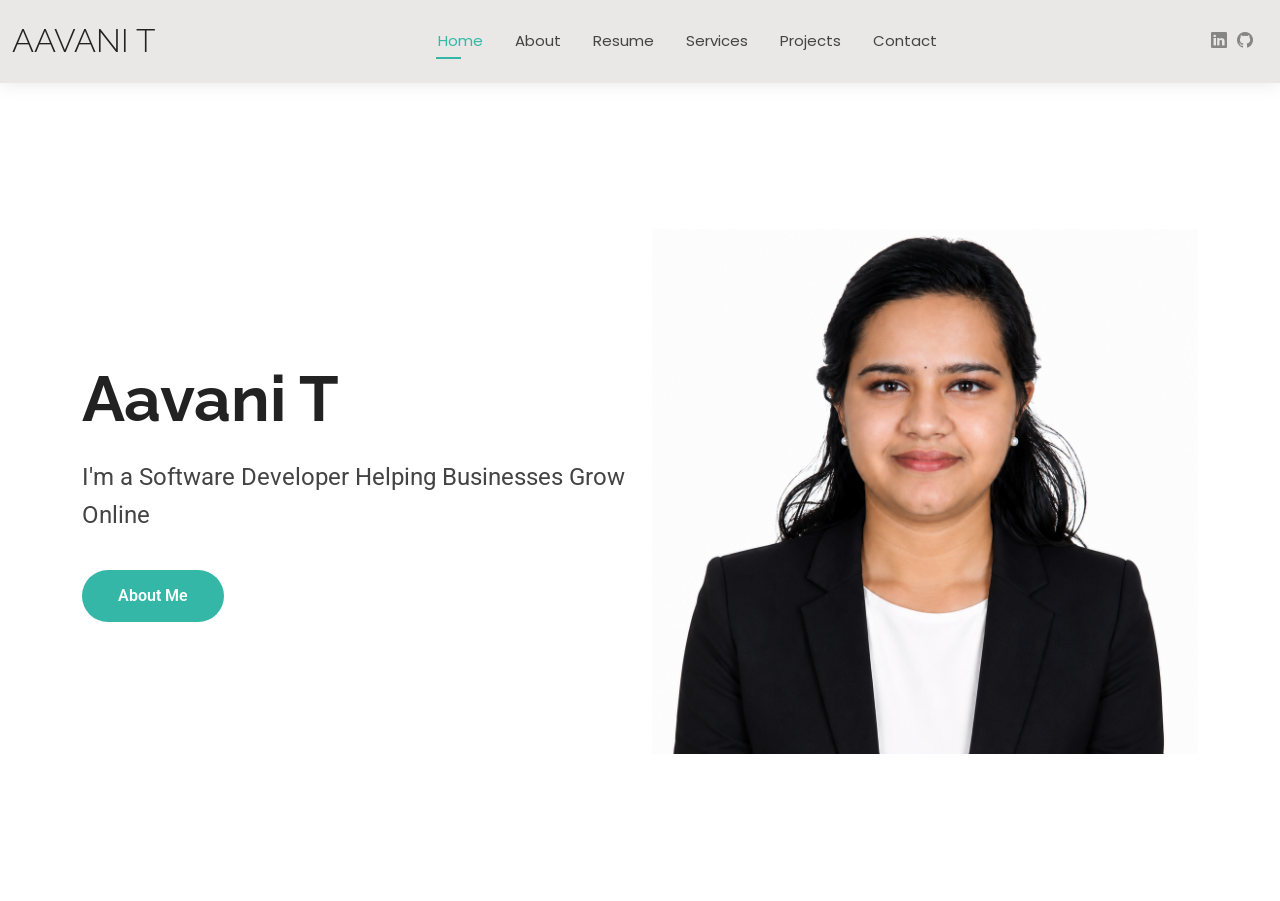
<file: index.html>
<!DOCTYPE html>
<html lang="en">

<head>
  <meta charset="utf-8">
  <meta content="width=device-width, initial-scale=1.0" name="viewport">
  <title>Aavani Thekkummuri-Portfolio</title>
  <meta name="description" content="">
  <meta name="keywords" content="">

  <!-- Favicons -->
  <!-- <link href="assets/img/favicon.png" rel="icon"> -->
  <link href="assets/img/apple-touch-icon.png" rel="apple-touch-icon">

  <!-- Fonts -->
  <link href="https://fonts.googleapis.com" rel="preconnect">
  <link href="https://fonts.gstatic.com" rel="preconnect" crossorigin>
  <link href="https://fonts.googleapis.com/css2?family=Roboto:ital,wght@0,100;0,300;0,400;0,500;0,700;0,900;1,100;1,300;1,400;1,500;1,700;1,900&family=Poppins:ital,wght@0,100;0,200;0,300;0,400;0,500;0,600;0,700;0,800;0,900;1,100;1,200;1,300;1,400;1,500;1,600;1,700;1,800;1,900&family=Raleway:ital,wght@0,100;0,200;0,300;0,400;0,500;0,600;0,700;0,800;0,900;1,100;1,200;1,300;1,400;1,500;1,600;1,700;1,800;1,900&display=swap" rel="stylesheet">

  <!-- Vendor CSS Files -->
  <link href="assets/vendor/bootstrap/css/bootstrap.min.css" rel="stylesheet">
  <link href="assets/vendor/bootstrap-icons/bootstrap-icons.css" rel="stylesheet">
  <link href="assets/vendor/aos/aos.css" rel="stylesheet">
  <link href="assets/vendor/swiper/swiper-bundle.min.css" rel="stylesheet">
  <link href="assets/vendor/glightbox/css/glightbox.min.css" rel="stylesheet">

  <!-- Main CSS File -->
  <link href="assets/css/main.css" rel="stylesheet">

  
</head>

<body class="index-page">

  <header id="header" class="header d-flex align-items-center light-background sticky-top">
    <div class="container-fluid position-relative d-flex align-items-center justify-content-between">

      <a href="index.html" class="logo d-flex align-items-center me-auto me-xl-0">
    
        <h1 class="sitename">Aavani T</h1>
      </a>

      <nav id="navmenu" class="navmenu">
        <ul>
          <li><a href="index.html" class="active">Home</a></li>
          <li><a href="about.html">About</a></li>
          <li><a href="resume.html">Resume</a></li>
          <li><a href="services.html">Services</a></li>
          <li><a href="project.html">Projects</a></li>
        
          <li><a href="contact.html">Contact</a></li>
        </ul>
        <i class="mobile-nav-toggle d-xl-none bi bi-list"></i>
      </nav>

      <div class="header-social-links">
        <a href="https://www.linkedin.com/in/aavani-t/" class="linkedin"><i class="bi bi-linkedin"></i></a>
        <a href="https://github.com/AavaniAnilkumar" class="github"><i class="bi bi-github"></i></a>
      </div>

    </div>
  </header>

  <main class="main">

  <section id="hero" class="hero section">

  <div class="container">
    <div class="row align-items-center">

      <!-- Left Content -->
      <div class="col-lg-6 col-md-6 order-2 order-md-1">
        <div class="hero-content">
          <h2>Aavani T</h2>
          <p>I'm a Software Developer Helping Businesses Grow Online</p>
          <a href="about.html" class="btn-get-started">About Me</a>
        </div>
      </div>

      <!-- Right Image -->
      <div class="col-lg-6 col-md-6 order-1 order-md-2 text-center">
        <div class="hero-image">
          <img src="assets/img/Aavani Profile.png" alt="Aavani T">
        </div>
      </div>

    </div>
  </div>

</section>

  </main>



  <!-- Scroll Top -->
  <a href="#" id="scroll-top" class="scroll-top d-flex align-items-center justify-content-center"><i class="bi bi-arrow-up-short"></i></a>

  <!-- Preloader -->
  <div id="preloader"></div>

  <!-- Vendor JS Files -->
  <script src="assets/vendor/bootstrap/js/bootstrap.bundle.min.js"></script>
  <script src="assets/vendor/php-email-form/validate.js"></script>
  <script src="assets/vendor/aos/aos.js"></script>
  <script src="assets/vendor/waypoints/noframework.waypoints.js"></script>
  <script src="assets/vendor/purecounter/purecounter_vanilla.js"></script>
  <script src="assets/vendor/swiper/swiper-bundle.min.js"></script>
  <script src="assets/vendor/glightbox/js/glightbox.min.js"></script>
  <script src="assets/vendor/imagesloaded/imagesloaded.pkgd.min.js"></script>
  <script src="assets/vendor/isotope-layout/isotope.pkgd.min.js"></script>

  <!-- Main JS File -->
  <script src="assets/js/main.js"></script>

</body>

</html>
</file>
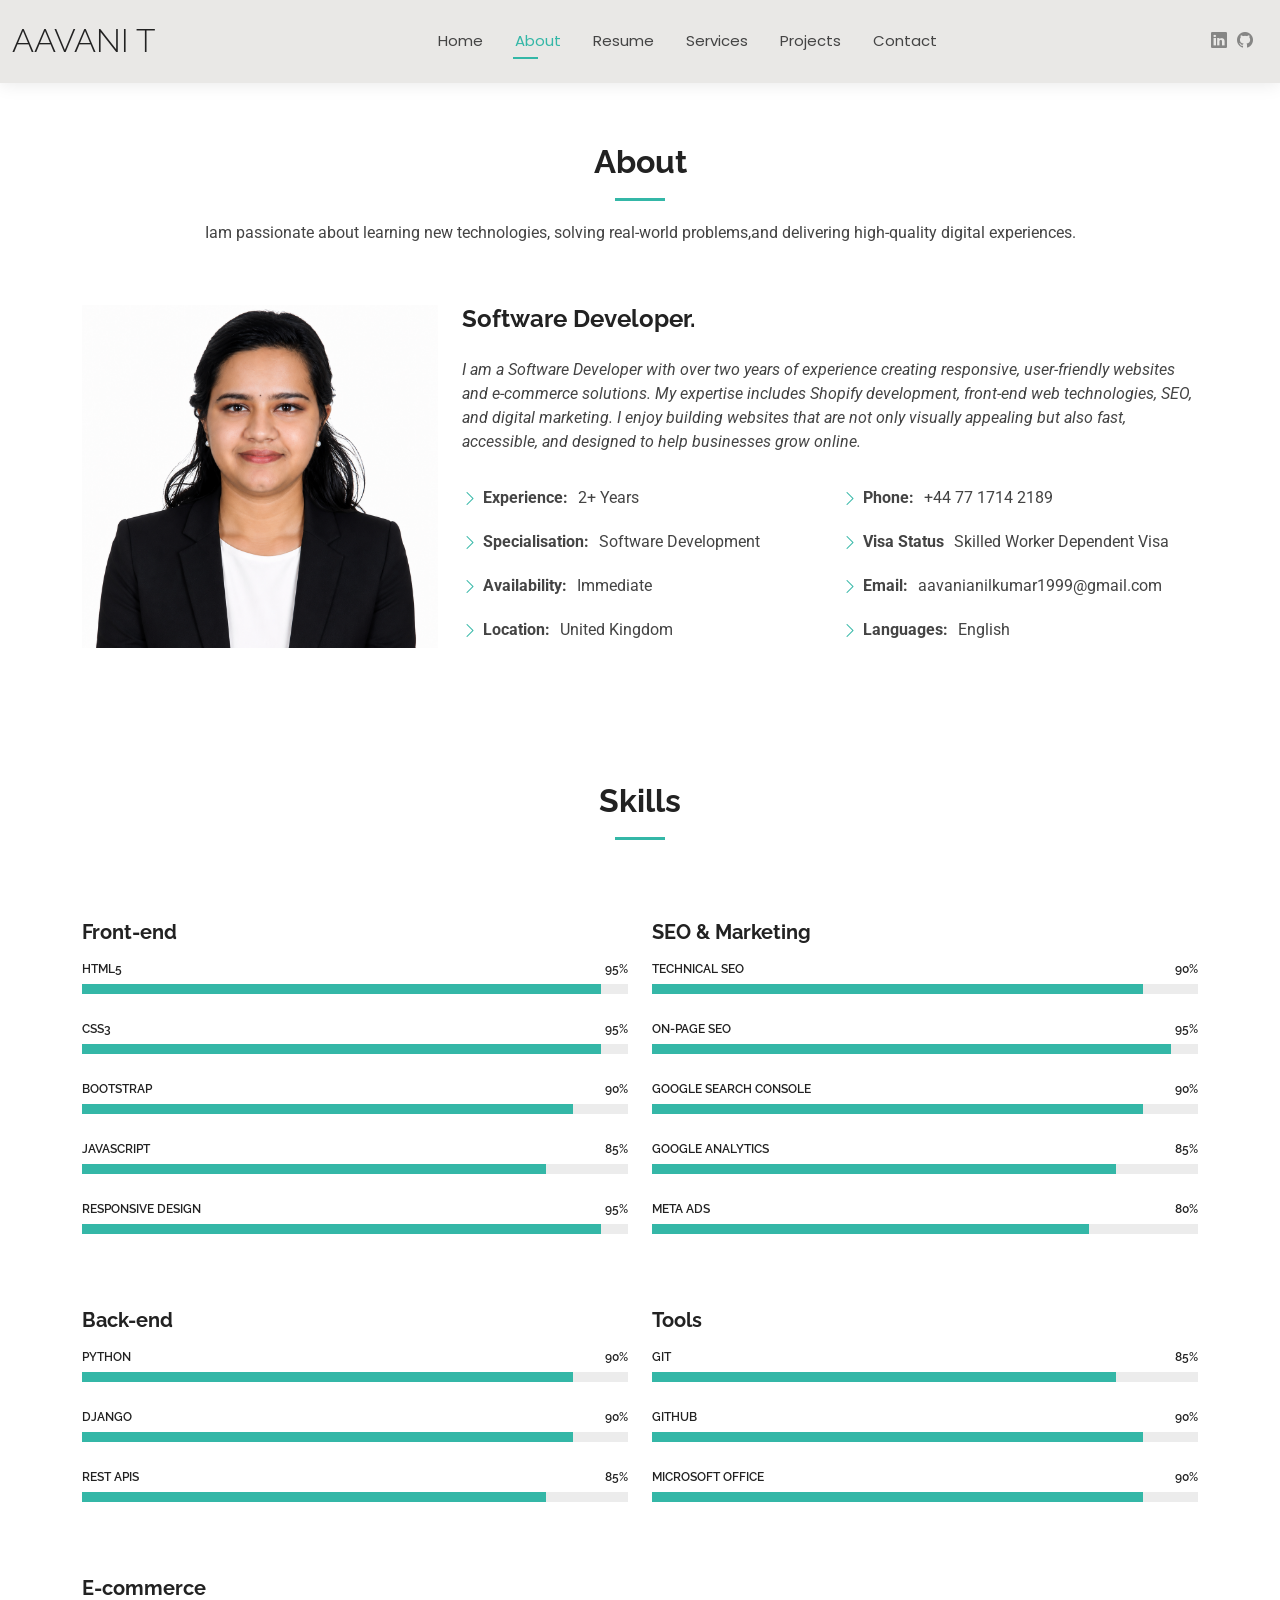
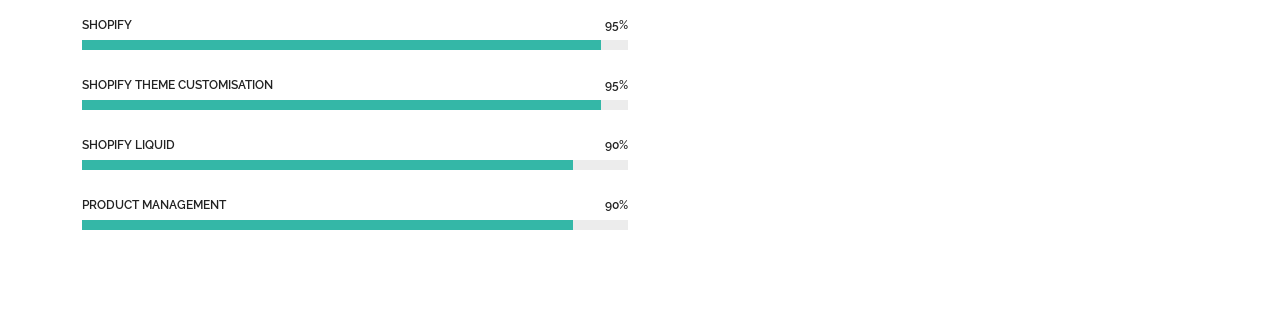
<file: about.html>
<!DOCTYPE html>
<html lang="en">

<head>
  <meta charset="utf-8">
  <meta content="width=device-width, initial-scale=1.0" name="viewport">
  <title>Aavani Thekkummuri-Portfolio</title>
  <meta name="description" content="">
  <meta name="keywords" content="">

  <!-- Favicons -->
  <!-- <link href="assets/img/favicon.png" rel="icon"> -->
  <link href="assets/img/apple-touch-icon.png" rel="apple-touch-icon">

  <!-- Fonts -->
  <link href="https://fonts.googleapis.com" rel="preconnect">
  <link href="https://fonts.gstatic.com" rel="preconnect" crossorigin>
  <link href="https://fonts.googleapis.com/css2?family=Roboto:ital,wght@0,100;0,300;0,400;0,500;0,700;0,900;1,100;1,300;1,400;1,500;1,700;1,900&family=Poppins:ital,wght@0,100;0,200;0,300;0,400;0,500;0,600;0,700;0,800;0,900;1,100;1,200;1,300;1,400;1,500;1,600;1,700;1,800;1,900&family=Raleway:ital,wght@0,100;0,200;0,300;0,400;0,500;0,600;0,700;0,800;0,900;1,100;1,200;1,300;1,400;1,500;1,600;1,700;1,800;1,900&display=swap" rel="stylesheet">

  <!-- Vendor CSS Files -->
  <link href="assets/vendor/bootstrap/css/bootstrap.min.css" rel="stylesheet">
  <link href="assets/vendor/bootstrap-icons/bootstrap-icons.css" rel="stylesheet">
  <link href="assets/vendor/aos/aos.css" rel="stylesheet">
  <link href="assets/vendor/swiper/swiper-bundle.min.css" rel="stylesheet">
  <link href="assets/vendor/glightbox/css/glightbox.min.css" rel="stylesheet">

  <!-- Main CSS File -->
  <link href="assets/css/main.css" rel="stylesheet">


</head>

<body class="about-page">

  <header id="header" class="header d-flex align-items-center light-background sticky-top">
    <div class="container-fluid position-relative d-flex align-items-center justify-content-between">

      <a href="index.html" class="logo d-flex align-items-center me-auto me-xl-0">
        <!-- Uncomment the line below if you also wish to use an image logo -->
        <!-- <img src="assets/img/logo.png" alt=""> -->
        <h1 class="sitename">Aavani T</h1>
      </a>

      <nav id="navmenu" class="navmenu">
        <ul>
          <li><a href="index.html">Home</a></li>
          <li><a href="about.html" class="active">About</a></li>
          <li><a href="resume.html">Resume</a></li>
          <li><a href="services.html">Services</a></li>
          <li><a href="project.html">Projects</a></li>
          <li><a href="contact.html">Contact</a></li>
        </ul>
        <i class="mobile-nav-toggle d-xl-none bi bi-list"></i>
      </nav>

      <div class="header-social-links">
        <a href="https://www.linkedin.com/in/aavani-t/" class="linkedin"><i class="bi bi-linkedin"></i></a>
        <a href="https://github.com/AavaniAnilkumar" class="github"><i class="bi bi-github"></i></a>
      </div>

    </div>
  </header>

  <main class="main">

    <!-- About Section -->
    <section id="about" class="about section">

      <!-- Section Title -->
      <div class="container section-title" data-aos="fade-up">
        <h2>About</h2>
        <p>
          Iam passionate about learning new technologies, solving real-world problems,and delivering high-quality digital experiences.
        </p>
      </div><!-- End Section Title -->

      <div class="container" data-aos="fade-up" data-aos-delay="100">

        <div class="row gy-4 justify-content-center">
          <div class="col-lg-4">
            <img src="assets/img/Aavani Profile.png" class="img-fluid" alt="">
          </div>
          <div class="col-lg-8 content">
            <h2>Software Developer.</h2>
            <p class="fst-italic py-3">
              I am a Software Developer with over two years of experience creating responsive, user-friendly websites and e-commerce solutions. 
              My expertise includes Shopify development, front-end web technologies, SEO, and digital marketing. 
              I enjoy building websites that are not only visually appealing but also fast, accessible, and designed to help businesses grow online.
            </p>
            <div class="row">
              <div class="col-lg-6">
                <ul>
                  <li><i class="bi bi-chevron-right"></i> <strong>Experience:</strong> <span>2+ Years</span></li>
                  <li><i class="bi bi-chevron-right"></i> <strong>Specialisation:</strong> <span>Software Development</span></li>
                  <li><i class="bi bi-chevron-right"></i> <strong>Availability:</strong> <span>Immediate</span></li>
                  <li><i class="bi bi-chevron-right"></i> <strong>Location:</strong> <span>United Kingdom</span></li>
                </ul>
              </div>
              <div class="col-lg-6">
                <ul>
                  <li><i class="bi bi-chevron-right"></i> <strong>Phone:</strong> <span>+44 77 1714 2189</span></li>
                  <li><i class="bi bi-chevron-right"></i> <strong>Visa Status</strong> <span>Skilled Worker Dependent Visa</span></li>
                  <li><i class="bi bi-chevron-right"></i> <strong>Email:</strong> <span>aavanianilkumar1999@gmail.com</span></li>
                  <li><i class="bi bi-chevron-right"></i> <strong>Languages:</strong> <span>English</span></li>
                </ul>
              </div>
            </div>
            <!-- <p class="py-3">
              Officiis eligendi itaque labore et dolorum mollitia officiis optio vero. Quisquam sunt adipisci omnis et ut. Nulla accusantium dolor incidunt officia tempore. Et eius omnis.
              Cupiditate ut dicta maxime officiis quidem quia. Sed et consectetur qui quia repellendus itaque neque.
            </p> -->
          </div>
        </div>

      </div>

    </section><!-- /About Section -->

    <!-- Skills Section -->
    <section id="skills" class="skills section">

  <!-- Section Title -->
  <div class="container section-title" data-aos="fade-up">
    <h2>Skills</h2>
  </div>

  <div class="container" data-aos="fade-up" data-aos-delay="100">

    <div class="row skills-content skills-animation">

      <!-- Left Column -->
      <div class="col-lg-6">

        <h5 class="mb-3"><strong>Front-end</strong></h5>

        <div class="progress">
          <span class="skill"><span>HTML5</span><i class="val">95%</i></span>
          <div class="progress-bar-wrap">
            <div class="progress-bar" role="progressbar" aria-valuenow="95" aria-valuemin="0" aria-valuemax="100"></div>
          </div>
        </div>

        <div class="progress">
          <span class="skill"><span>CSS3</span><i class="val">95%</i></span>
          <div class="progress-bar-wrap">
            <div class="progress-bar" role="progressbar" aria-valuenow="95" aria-valuemin="0" aria-valuemax="100"></div>
          </div>
        </div>

        <div class="progress">
          <span class="skill"><span>Bootstrap</span><i class="val">90%</i></span>
          <div class="progress-bar-wrap">
            <div class="progress-bar" role="progressbar" aria-valuenow="90" aria-valuemin="0" aria-valuemax="100"></div>
          </div>
        </div>

        <div class="progress">
          <span class="skill"><span>JavaScript</span><i class="val">85%</i></span>
          <div class="progress-bar-wrap">
            <div class="progress-bar" role="progressbar" aria-valuenow="85" aria-valuemin="0" aria-valuemax="100"></div>
          </div>
        </div>

        <div class="progress">
          <span class="skill"><span>Responsive Design</span><i class="val">95%</i></span>
          <div class="progress-bar-wrap">
            <div class="progress-bar" role="progressbar" aria-valuenow="95" aria-valuemin="0" aria-valuemax="100"></div>
          </div>
        </div>

        <h5 class="mt-5 mb-3"><strong>Back-end</strong></h5>

        <div class="progress">
          <span class="skill"><span>Python</span><i class="val">90%</i></span>
          <div class="progress-bar-wrap">
            <div class="progress-bar" role="progressbar" aria-valuenow="90"></div>
          </div>
        </div>

        <div class="progress">
          <span class="skill"><span>Django</span><i class="val">90%</i></span>
          <div class="progress-bar-wrap">
            <div class="progress-bar" role="progressbar" aria-valuenow="90"></div>
          </div>
        </div>

        <div class="progress">
          <span class="skill"><span>REST APIs</span><i class="val">85%</i></span>
          <div class="progress-bar-wrap">
            <div class="progress-bar" role="progressbar" aria-valuenow="85"></div>
          </div>
        </div>

        <h5 class="mt-5 mb-3"><strong>E-commerce</strong></h5>

        <div class="progress">
          <span class="skill"><span>Shopify</span><i class="val">95%</i></span>
          <div class="progress-bar-wrap">
            <div class="progress-bar" role="progressbar" aria-valuenow="95"></div>
          </div>
        </div>

        <div class="progress">
          <span class="skill"><span>Shopify Theme Customisation</span><i class="val">95%</i></span>
          <div class="progress-bar-wrap">
            <div class="progress-bar" role="progressbar" aria-valuenow="95"></div>
          </div>
        </div>

        <div class="progress">
          <span class="skill"><span>Shopify Liquid</span><i class="val">90%</i></span>
          <div class="progress-bar-wrap">
            <div class="progress-bar" role="progressbar" aria-valuenow="90"></div>
          </div>
        </div>

        <div class="progress">
          <span class="skill"><span>Product Management</span><i class="val">90%</i></span>
          <div class="progress-bar-wrap">
            <div class="progress-bar" role="progressbar" aria-valuenow="90"></div>
          </div>
        </div>

      </div>

      <!-- Right Column -->
      <div class="col-lg-6">

        <h5 class="mb-3"><strong>SEO & Marketing</strong></h5>

        <div class="progress">
          <span class="skill"><span>Technical SEO</span><i class="val">90%</i></span>
          <div class="progress-bar-wrap">
            <div class="progress-bar" role="progressbar" aria-valuenow="90"></div>
          </div>
        </div>

        <div class="progress">
          <span class="skill"><span>On-page SEO</span><i class="val">95%</i></span>
          <div class="progress-bar-wrap">
            <div class="progress-bar" role="progressbar" aria-valuenow="95"></div>
          </div>
        </div>

        <div class="progress">
          <span class="skill"><span>Google Search Console</span><i class="val">90%</i></span>
          <div class="progress-bar-wrap">
            <div class="progress-bar" role="progressbar" aria-valuenow="90"></div>
          </div>
        </div>

        <div class="progress">
          <span class="skill"><span>Google Analytics</span><i class="val">85%</i></span>
          <div class="progress-bar-wrap">
            <div class="progress-bar" role="progressbar" aria-valuenow="85"></div>
          </div>
        </div>

        <div class="progress">
          <span class="skill"><span>Meta Ads</span><i class="val">80%</i></span>
          <div class="progress-bar-wrap">
            <div class="progress-bar" role="progressbar" aria-valuenow="80"></div>
          </div>
        </div>

        <!-- <div class="progress">
          <span class="skill"><span>Digital Marketing</span><i class="val">85%</i></span>
          <div class="progress-bar-wrap">
            <div class="progress-bar" role="progressbar" aria-valuenow="85"></div>
          </div>
        </div> -->

        <h5 class="mt-5 mb-3"><strong>Tools</strong></h5>

        <div class="progress">
          <span class="skill"><span>Git</span><i class="val">85%</i></span>
          <div class="progress-bar-wrap">
            <div class="progress-bar" role="progressbar" aria-valuenow="85"></div>
          </div>
        </div>

        <div class="progress">
          <span class="skill"><span>GitHub</span><i class="val">90%</i></span>
          <div class="progress-bar-wrap">
            <div class="progress-bar" role="progressbar" aria-valuenow="90"></div>
          </div>
        </div>

        <!-- <div class="progress">
          <span class="skill"><span>VS Code</span><i class="val">95%</i></span>
          <div class="progress-bar-wrap">
            <div class="progress-bar" role="progressbar" aria-valuenow="95"></div>
          </div>
        </div> -->

        <div class="progress">
          <span class="skill"><span>Microsoft Office</span><i class="val">90%</i></span>
          <div class="progress-bar-wrap">
            <div class="progress-bar" role="progressbar" aria-valuenow="90"></div>
          </div>
        </div>

        <!-- <div class="progress">
          <span class="skill"><span>Canva</span><i class="val">95%</i></span>
          <div class="progress-bar-wrap">
            <div class="progress-bar" role="progressbar" aria-valuenow="95"></div>
          </div>
        </div> -->

        <!-- <div class="progress">
          <span class="skill"><span>Figma (Basic)</span><i class="val">70%</i></span>
          <div class="progress-bar-wrap">
            <div class="progress-bar" role="progressbar" aria-valuenow="70"></div>
          </div>
        </div> -->

      </div>

    </div>

  </div>

</section>
    <!-- /Skills Section -->


  </main>



  <!-- Scroll Top -->
  <a href="#" id="scroll-top" class="scroll-top d-flex align-items-center justify-content-center"><i class="bi bi-arrow-up-short"></i></a>

  <!-- Preloader -->
  <div id="preloader"></div>

  <!-- Vendor JS Files -->
  <script src="assets/vendor/bootstrap/js/bootstrap.bundle.min.js"></script>
  <script src="assets/vendor/php-email-form/validate.js"></script>
  <script src="assets/vendor/aos/aos.js"></script>
  <script src="assets/vendor/waypoints/noframework.waypoints.js"></script>
  <script src="assets/vendor/purecounter/purecounter_vanilla.js"></script>
  <script src="assets/vendor/swiper/swiper-bundle.min.js"></script>
  <script src="assets/vendor/glightbox/js/glightbox.min.js"></script>
  <script src="assets/vendor/imagesloaded/imagesloaded.pkgd.min.js"></script>
  <script src="assets/vendor/isotope-layout/isotope.pkgd.min.js"></script>

  <!-- Main JS File -->
  <script src="assets/js/main.js"></script>

</body>

</html>
</file>
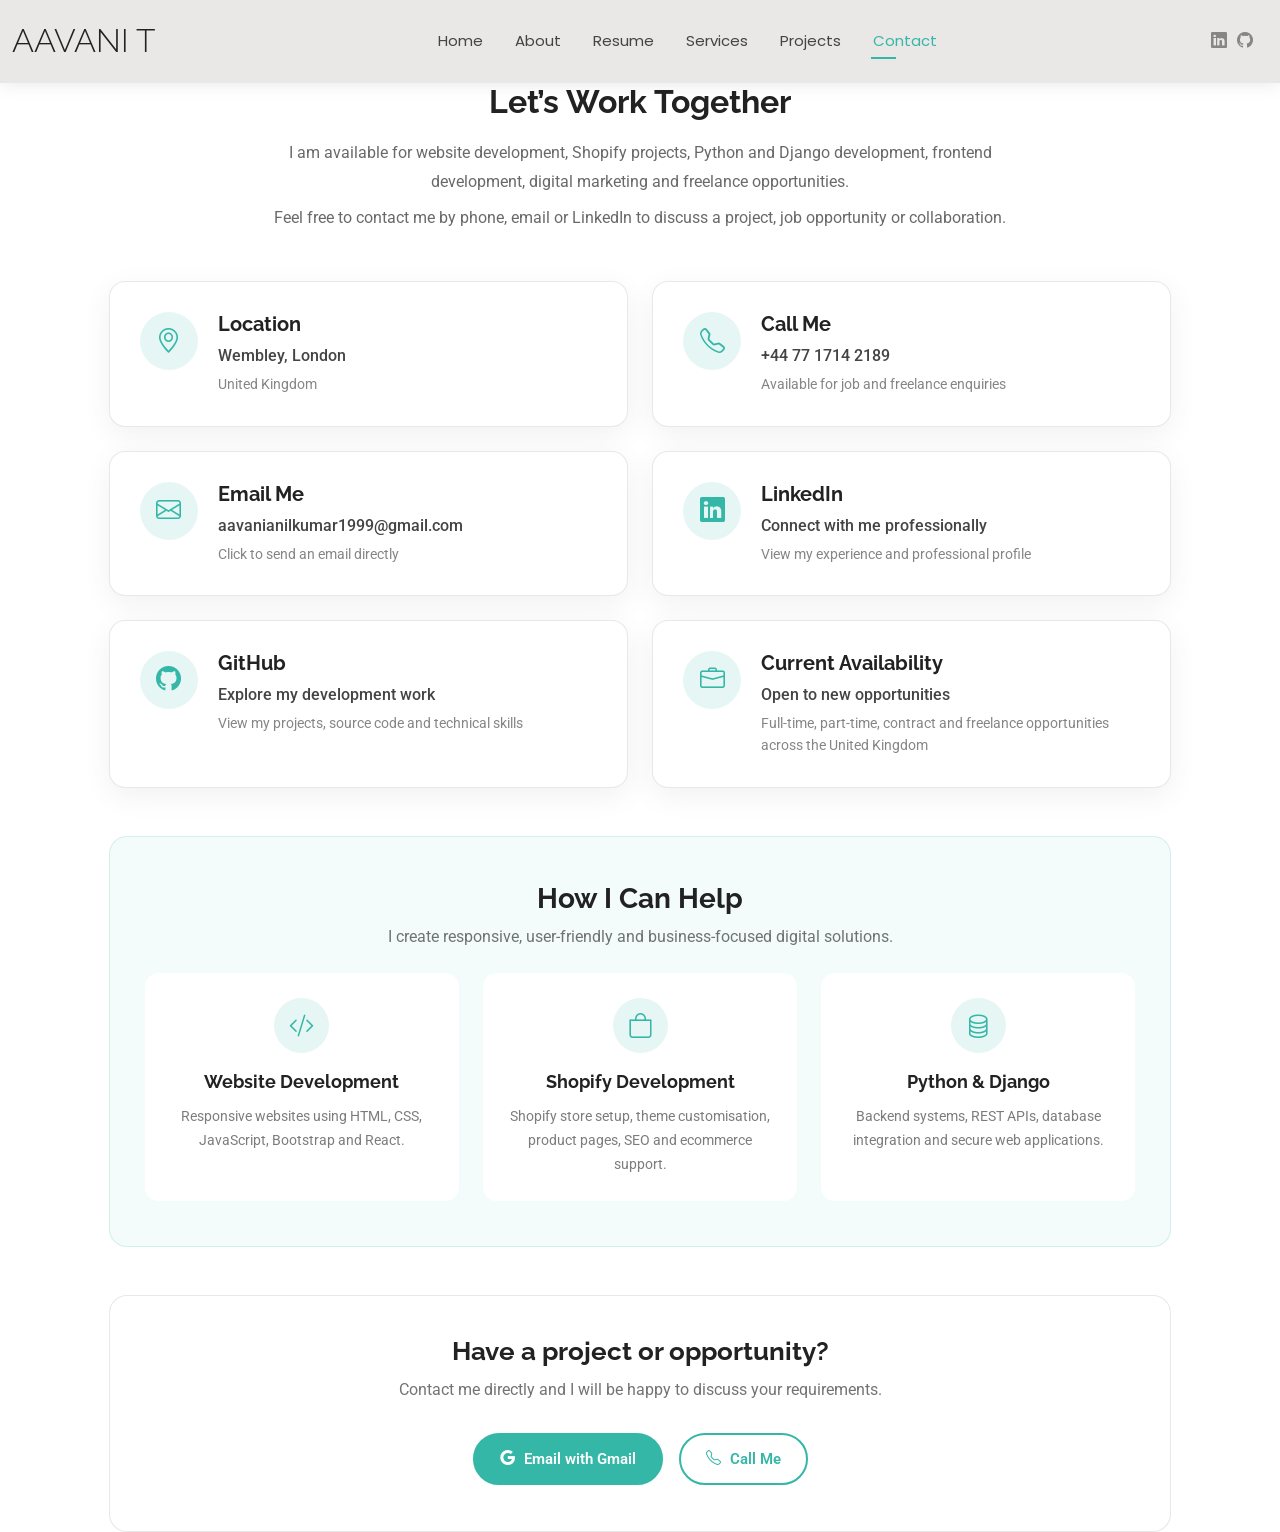
<file: contact.html>
<!DOCTYPE html>
<html lang="en">

<head>
  <meta charset="utf-8">
  <meta content="width=device-width, initial-scale=1.0" name="viewport">
  <title>Contact -Aavani Thekkummuri</title>
  <meta name="description" content="">
  <meta name="keywords" content="">

  <!-- Favicons -->
  <!-- <link href="assets/img/favicon.png" rel="icon"> -->
  <link href="assets/img/apple-touch-icon.png" rel="apple-touch-icon">

  <!-- Fonts -->
  <link href="https://fonts.googleapis.com" rel="preconnect">
  <link href="https://fonts.gstatic.com" rel="preconnect" crossorigin>
  <link href="https://fonts.googleapis.com/css2?family=Roboto:ital,wght@0,100;0,300;0,400;0,500;0,700;0,900;1,100;1,300;1,400;1,500;1,700;1,900&family=Poppins:ital,wght@0,100;0,200;0,300;0,400;0,500;0,600;0,700;0,800;0,900;1,100;1,200;1,300;1,400;1,500;1,600;1,700;1,800;1,900&family=Raleway:ital,wght@0,100;0,200;0,300;0,400;0,500;0,600;0,700;0,800;0,900;1,100;1,200;1,300;1,400;1,500;1,600;1,700;1,800;1,900&display=swap" rel="stylesheet">

  <!-- Vendor CSS Files -->
  <link href="assets/vendor/bootstrap/css/bootstrap.min.css" rel="stylesheet">
  <link href="assets/vendor/bootstrap-icons/bootstrap-icons.css" rel="stylesheet">
  <link href="assets/vendor/aos/aos.css" rel="stylesheet">
  <link href="assets/vendor/swiper/swiper-bundle.min.css" rel="stylesheet">
  <link href="assets/vendor/glightbox/css/glightbox.min.css" rel="stylesheet">

  <!-- Main CSS File -->
  <link href="assets/css/main.css" rel="stylesheet">


</head>

<body class="contact-page">

  <header id="header" class="header d-flex align-items-center light-background sticky-top">
    <div class="container-fluid position-relative d-flex align-items-center justify-content-between">

      <a href="index.html" class="logo d-flex align-items-center me-auto me-xl-0">
        <!-- Uncomment the line below if you also wish to use an image logo -->
        <!-- <img src="assets/img/logo.png" alt=""> -->
        <h1 class="sitename">Aavani T</h1>
      </a>

      <nav id="navmenu" class="navmenu">
        <ul>
          <li><a href="index.html">Home</a></li>
          <li><a href="about.html">About</a></li>
          <li><a href="resume.html">Resume</a></li>
          <li><a href="services.html">Services</a></li>
          <li><a href="project.html">Projects</a></li>
          
          <li><a href="contact.html" class="active">Contact</a></li>
        </ul>
        <i class="mobile-nav-toggle d-xl-none bi bi-list"></i>
      </nav>

      <div class="header-social-links">
        <a href="https://www.linkedin.com/in/aavani-t/" class="linkedin"><i class="bi bi-linkedin"></i></a>
        <a href="https://github.com/AavaniAnilkumar" class="github"><i class="bi bi-github"></i></a>
      </div>

    </div>
  </header>

  <main class="main">

    <div class="row gy-4 justify-content-center">

  <div class="col-lg-10">

    <div class="contact-details-wrapper">

      <div class="contact-intro text-center mb-5" data-aos="fade-up">
        <h3>Let’s Work Together</h3>
        <p>
          I am available for website development, Shopify projects,
          Python and Django development, frontend development,
          digital marketing and freelance opportunities.
        </p>
        <p>
          Feel free to contact me by phone, email or LinkedIn to discuss
          a project, job opportunity or collaboration.
        </p>
      </div>

      <div class="row gy-4">

        <!-- Location Card -->
        <div class="col-md-6">
          <div class="contact-card" data-aos="fade-up" data-aos-delay="100">
            <div class="contact-icon">
              <i class="bi bi-geo-alt"></i>
            </div>

            <div class="contact-content">
              <h3>Location</h3>
              <p>Wembley, London</p>
              <span>United Kingdom</span>
            </div>
          </div>
        </div>

        <!-- Phone Card -->
        <div class="col-md-6">
          <a href="tel:+447717142189" class="contact-card contact-card-link"
             data-aos="fade-up" data-aos-delay="200">

            <div class="contact-icon">
              <i class="bi bi-telephone"></i>
            </div>

            <div class="contact-content">
              <h3>Call Me</h3>
              <p>+44 77 1714 2189</p>
              <span>Available for job and freelance enquiries</span>
            </div>

          </a>
        </div>

        <!-- Email Card -->
        <div class="col-md-6">
          <a href="mailto:aavanianilkumar1999@gmail.com"
             class="contact-card contact-card-link"
             data-aos="fade-up" data-aos-delay="300">

            <div class="contact-icon">
              <i class="bi bi-envelope"></i>
            </div>

            <div class="contact-content">
              <h3>Email Me</h3>
              <p>aavanianilkumar1999@gmail.com</p>
              <span>Click to send an email directly</span>
            </div>

          </a>
        </div>

        <!-- LinkedIn Card -->
        <div class="col-md-6">
          <a href="https://www.linkedin.com/in/aavani-t/"
             target="_blank"
             rel="noopener noreferrer"
             class="contact-card contact-card-link"
             data-aos="fade-up" data-aos-delay="400">

            <div class="contact-icon">
              <i class="bi bi-linkedin"></i>
            </div>

            <div class="contact-content">
              <h3>LinkedIn</h3>
              <p>Connect with me professionally</p>
              <span>View my experience and professional profile</span>
            </div>

          </a>
        </div>

        <!-- GitHub Card -->
        <div class="col-md-6">
          <a href="https://github.com/AavaniAnilkumar"
             target="_blank"
             rel="noopener noreferrer"
             class="contact-card contact-card-link"
             data-aos="fade-up" data-aos-delay="500">

            <div class="contact-icon">
              <i class="bi bi-github"></i>
            </div>

            <div class="contact-content">
              <h3>GitHub</h3>
              <p>Explore my development work</p>
              <span>View my projects, source code and technical skills</span>
            </div>

          </a>
        </div>

        <!-- Availability Card -->
        <div class="col-md-6">
          <div class="contact-card" data-aos="fade-up" data-aos-delay="600">

            <div class="contact-icon">
              <i class="bi bi-briefcase"></i>
            </div>

            <div class="contact-content">
              <h3>Current Availability</h3>
              <p>Open to new opportunities</p>
              <span>
                Full-time, part-time, contract and freelance opportunities
                across the United Kingdom
              </span>
            </div>

          </div>
        </div>

      </div>

      <!-- Services Summary -->
      <div class="services-contact-box mt-5"
           data-aos="fade-up"
           data-aos-delay="700">

        <div class="text-center mb-4">
          <h3>How I Can Help</h3>
          <p>
            I create responsive, user-friendly and business-focused digital
            solutions.
          </p>
        </div>

        <div class="row gy-3">

          <div class="col-md-4">
            <div class="contact-service">
              <i class="bi bi-code-slash"></i>
              <h4>Website Development</h4>
              <p>
                Responsive websites using HTML, CSS, JavaScript,
                Bootstrap and React.
              </p>
            </div>
          </div>

          <div class="col-md-4">
            <div class="contact-service">
              <i class="bi bi-bag"></i>
              <h4>Shopify Development</h4>
              <p>
                Shopify store setup, theme customisation, product pages,
                SEO and ecommerce support.
              </p>
            </div>
          </div>

          <div class="col-md-4">
            <div class="contact-service">
              <i class="bi bi-database"></i>
              <h4>Python & Django</h4>
              <p>
                Backend systems, REST APIs, database integration and
                secure web applications.
              </p>
            </div>
          </div>

        </div>

      </div>

      <!-- Contact Button -->
      <div class="contact-action text-center mt-5"
           data-aos="fade-up"
           data-aos-delay="800">

        <h3>Have a project or opportunity?</h3>

        <p>
          Contact me directly and I will be happy to discuss your requirements.
        </p>

       <a href="https://mail.google.com/mail/?view=cm&fs=1&to=aavanianilkumar1999@gmail.com&su=Portfolio%20Enquiry"
   target="_blank"
   rel="noopener noreferrer"
   class="contact-email-button">
  <i class="bi bi-google"></i>
  Email with Gmail
</a>

        <a href="tel:+447717142189"
           class="contact-call-button">
          <i class="bi bi-telephone"></i>
          Call Me
        </a>

      </div>

    </div>

  </div>

</div>

  </main>



  <!-- Scroll Top -->
  <a href="#" id="scroll-top" class="scroll-top d-flex align-items-center justify-content-center"><i class="bi bi-arrow-up-short"></i></a>

  <!-- Preloader -->
  <div id="preloader"></div>

  <!-- Vendor JS Files -->
  <script src="assets/vendor/bootstrap/js/bootstrap.bundle.min.js"></script>
  <script src="assets/vendor/php-email-form/validate.js"></script>
  <script src="assets/vendor/aos/aos.js"></script>
  <script src="assets/vendor/waypoints/noframework.waypoints.js"></script>
  <script src="assets/vendor/purecounter/purecounter_vanilla.js"></script>
  <script src="assets/vendor/swiper/swiper-bundle.min.js"></script>
  <script src="assets/vendor/glightbox/js/glightbox.min.js"></script>
  <script src="assets/vendor/imagesloaded/imagesloaded.pkgd.min.js"></script>
  <script src="assets/vendor/isotope-layout/isotope.pkgd.min.js"></script>

  <!-- Main JS File -->
  <script src="assets/js/main.js"></script>

</body>
<style>
  /*--------------------------------------------------------------
# Enhanced Contact Page
--------------------------------------------------------------*/

.contact-details-wrapper {
  width: 100%;
}

.contact-intro {
  max-width: 800px;
  margin-left: auto;
  margin-right: auto;
}

.contact-intro h3 {
  font-size: 32px;
  font-weight: 700;
  color: var(--heading-color);
  margin-bottom: 18px;
}

.contact-intro p {
  color: color-mix(in srgb, var(--default-color), transparent 20%);
  font-size: 16px;
  line-height: 1.8;
  margin-bottom: 8px;
}

.contact-card {
  display: flex;
  align-items: flex-start;
  gap: 20px;
  height: 100%;
  padding: 30px;
  border-radius: 16px;
  background: var(--surface-color);
  border: 1px solid color-mix(in srgb, var(--default-color), transparent 88%);
  box-shadow: 0 8px 30px rgba(0, 0, 0, 0.06);
  transition: all 0.3s ease;
}

.contact-card-link {
  text-decoration: none;
  color: inherit;
}

.contact-card:hover {
  transform: translateY(-6px);
  border-color: var(--accent-color);
  box-shadow: 0 14px 35px rgba(0, 0, 0, 0.1);
}

.contact-icon {
  width: 58px;
  height: 58px;
  min-width: 58px;
  display: flex;
  align-items: center;
  justify-content: center;
  border-radius: 50%;
  background: color-mix(in srgb, var(--accent-color), transparent 88%);
  color: var(--accent-color);
  font-size: 25px;
  transition: all 0.3s ease;
}

.contact-card:hover .contact-icon {
  background: var(--accent-color);
  color: var(--contrast-color);
}

.contact-content {
  min-width: 0;
}

.contact-content h3 {
  font-size: 20px;
  font-weight: 700;
  color: var(--heading-color);
  margin-bottom: 8px;
}

.contact-content p {
  color: var(--default-color);
  font-size: 16px;
  font-weight: 500;
  margin-bottom: 5px;
  overflow-wrap: anywhere;
}

.contact-content span {
  display: block;
  color: color-mix(in srgb, var(--default-color), transparent 35%);
  font-size: 14px;
  line-height: 1.6;
}

.services-contact-box {
  background: color-mix(in srgb, var(--accent-color), transparent 95%);
  padding: 45px 35px;
  border-radius: 18px;
  border: 1px solid color-mix(in srgb, var(--accent-color), transparent 82%);
}

.services-contact-box h3 {
  font-size: 28px;
  font-weight: 700;
  color: var(--heading-color);
  margin-bottom: 10px;
}

.services-contact-box > div > p {
  color: color-mix(in srgb, var(--default-color), transparent 25%);
}

.contact-service {
  height: 100%;
  padding: 25px;
  text-align: center;
  border-radius: 14px;
  background: var(--surface-color);
  transition: all 0.3s ease;
}

.contact-service:hover {
  transform: translateY(-5px);
  box-shadow: 0 10px 28px rgba(0, 0, 0, 0.08);
}

.contact-service i {
  display: inline-flex;
  align-items: center;
  justify-content: center;
  width: 55px;
  height: 55px;
  margin-bottom: 18px;
  border-radius: 50%;
  background: color-mix(in srgb, var(--accent-color), transparent 88%);
  color: var(--accent-color);
  font-size: 25px;
}

.contact-service h4 {
  color: var(--heading-color);
  font-size: 18px;
  font-weight: 700;
  margin-bottom: 12px;
}

.contact-service p {
  color: color-mix(in srgb, var(--default-color), transparent 30%);
  font-size: 14px;
  line-height: 1.7;
  margin-bottom: 0;
}

.contact-action {
  padding: 40px 25px;
  border-radius: 18px;
  background: var(--surface-color);
  border: 1px solid color-mix(in srgb, var(--default-color), transparent 88%);
}

.contact-action h3 {
  color: var(--heading-color);
  font-size: 26px;
  font-weight: 700;
  margin-bottom: 10px;
}

.contact-action p {
  color: color-mix(in srgb, var(--default-color), transparent 25%);
  margin-bottom: 25px;
}

.contact-email-button,
.contact-call-button {
  display: inline-flex;
  align-items: center;
  justify-content: center;
  gap: 9px;
  padding: 13px 25px;
  margin: 6px;
  border-radius: 50px;
  font-size: 15px;
  font-weight: 600;
  text-decoration: none;
  transition: all 0.3s ease;
}

.contact-email-button {
  background: var(--accent-color);
  color: var(--contrast-color);
  border: 2px solid var(--accent-color);
}

.contact-email-button:hover {
  background: color-mix(in srgb, var(--accent-color), black 12%);
  color: var(--contrast-color);
  transform: translateY(-2px);
}

.contact-call-button {
  background: transparent;
  color: var(--accent-color);
  border: 2px solid var(--accent-color);
}

.contact-call-button:hover {
  background: var(--accent-color);
  color: var(--contrast-color);
  transform: translateY(-2px);
}

@media (max-width: 767px) {
  .contact-intro h3 {
    font-size: 26px;
  }

  .contact-card {
    padding: 24px 20px;
    gap: 15px;
  }

  .contact-icon {
    width: 50px;
    height: 50px;
    min-width: 50px;
    font-size: 22px;
  }

  .contact-content h3 {
    font-size: 18px;
  }

  .contact-content p {
    font-size: 14px;
  }

  .services-contact-box {
    padding: 30px 18px;
  }

  .contact-email-button,
  .contact-call-button {
    width: 100%;
    max-width: 280px;
    margin: 6px auto;
  }
}
</style>

</html>
</file>
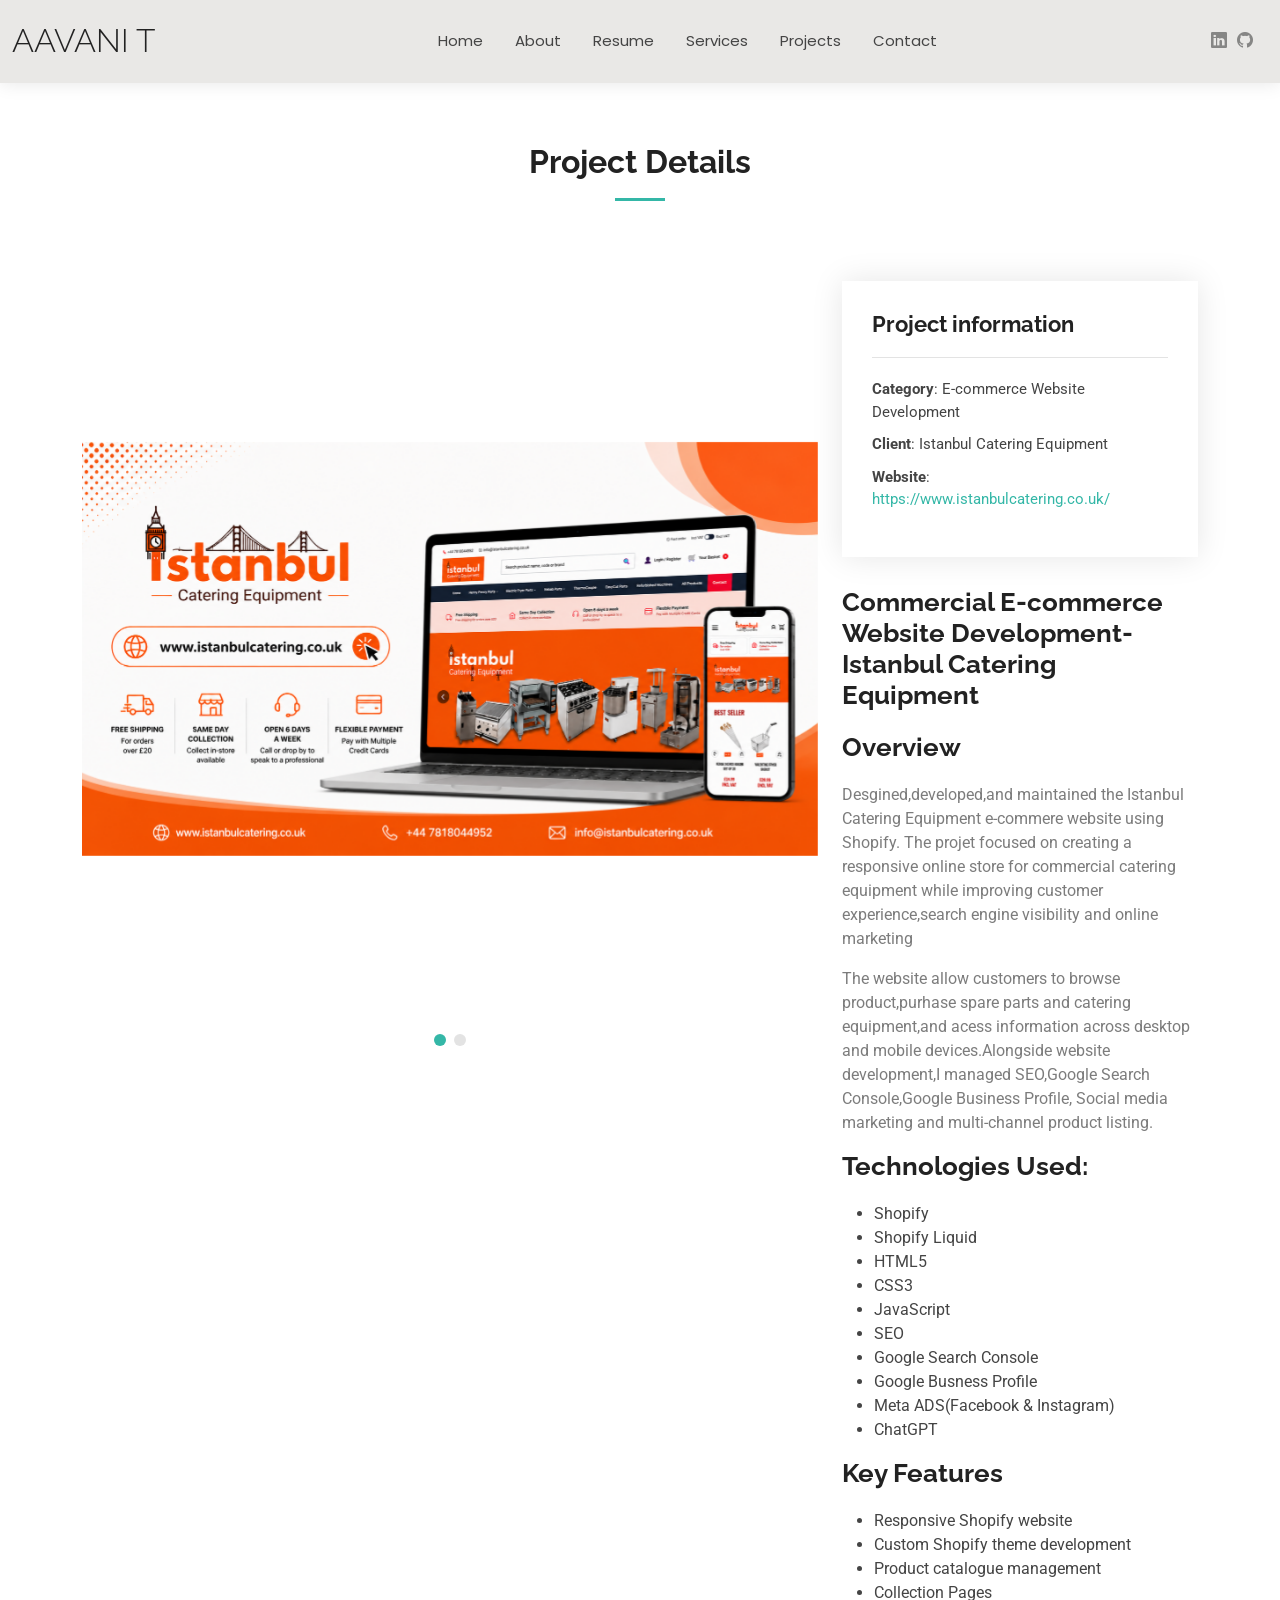
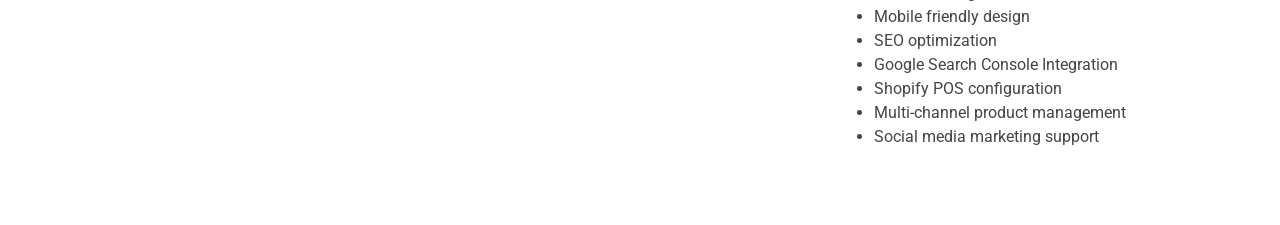
<file: istanbul-catering.html>
<!DOCTYPE html>
<html lang="en">

<head>
  <meta charset="utf-8">
  <meta content="width=device-width, initial-scale=1.0" name="viewport">
  <title>Aavani T - Portfolio</title>
  <meta name="description" content="">
  <meta name="keywords" content="">

  <!-- Favicons -->
  <!-- <link href="assets/img/favicon.png" rel="icon"> -->
  <link href="assets/img/apple-touch-icon.png" rel="apple-touch-icon">

  <!-- Fonts -->
  <link href="https://fonts.googleapis.com" rel="preconnect">
  <link href="https://fonts.gstatic.com" rel="preconnect" crossorigin>
  <link href="https://fonts.googleapis.com/css2?family=Roboto:ital,wght@0,100;0,300;0,400;0,500;0,700;0,900;1,100;1,300;1,400;1,500;1,700;1,900&family=Poppins:ital,wght@0,100;0,200;0,300;0,400;0,500;0,600;0,700;0,800;0,900;1,100;1,200;1,300;1,400;1,500;1,600;1,700;1,800;1,900&family=Raleway:ital,wght@0,100;0,200;0,300;0,400;0,500;0,600;0,700;0,800;0,900;1,100;1,200;1,300;1,400;1,500;1,600;1,700;1,800;1,900&display=swap" rel="stylesheet">

  <!-- Vendor CSS Files -->
  <link href="assets/vendor/bootstrap/css/bootstrap.min.css" rel="stylesheet">
  <link href="assets/vendor/bootstrap-icons/bootstrap-icons.css" rel="stylesheet">
  <link href="assets/vendor/aos/aos.css" rel="stylesheet">
  <link href="assets/vendor/swiper/swiper-bundle.min.css" rel="stylesheet">
  <link href="assets/vendor/glightbox/css/glightbox.min.css" rel="stylesheet">

  <!-- Main CSS File -->
  <link href="assets/css/main.css" rel="stylesheet">



</head>

<body class="portfolio-details-page">

  <header id="header" class="header d-flex align-items-center light-background sticky-top">
    <div class="container-fluid position-relative d-flex align-items-center justify-content-between">

      <a href="index.html" class="logo d-flex align-items-center me-auto me-xl-0">
        <!-- Uncomment the line below if you also wish to use an image logo -->
        <!-- <img src="assets/img/logo.png" alt=""> -->
        <h1 class="sitename">Aavani T</h1>
      </a>

      <nav id="navmenu" class="navmenu">
        <ul>
          <li><a href="index.html">Home</a></li>
          <li><a href="about.html">About</a></li>
          <li><a href="resume.html">Resume</a></li>
          <li><a href="services.html">Services</a></li>
          <li><a href="project.html">Projects</a></li>
          
          <li><a href="contact.html">Contact</a></li>
        </ul>
        <i class="mobile-nav-toggle d-xl-none bi bi-list"></i>
      </nav>

      <div class="header-social-links">
        <a href="https://www.linkedin.com/in/aavani-t/" class="linkedin"><i class="bi bi-linkedin"></i></a>
        <a href="https://github.com/AavaniAnilkumar" class="github"><i class="bi bi-github"></i></a>
      </div>

    </div>
  </header>

  <main class="main">

    <!-- Portfolio Details Section -->
    <section id="portfolio-details" class="portfolio-details section">

      <!-- Section Title -->
      <div class="container section-title" data-aos="fade-up">
        <h2>Project Details</h2>
        <!-- <p>Necessitatibus eius consequatur ex aliquid fuga eum quidem sint consectetur velit</p> -->
      </div><!-- End Section Title -->

      <div class="container" data-aos="fade-up" data-aos-delay="100">

        <div class="row gy-4">

          <div class="col-lg-8">
            <div class="portfolio-details-slider swiper init-swiper">

              <script type="application/json" class="swiper-config">
                {
                  "loop": true,
                  "speed": 600,
                  "autoplay": {
                    "delay": 5000
                  },
                  "slidesPerView": "auto",
                  "pagination": {
                    "el": ".swiper-pagination",
                    "type": "bullets",
                    "clickable": true
                  }
                }
              </script>

              <div class="swiper-wrapper align-items-center">

                <div class="swiper-slide">
                  <!-- <img src="assets/img/portfolio/app-1.jpg" alt=""> -->
                  <img src="assets/img/ist web.png" alt="">

                </div>

                <div class="swiper-slide">
                  <img src="assets/img/shopify.png" alt="">
                </div>

                <!-- <div class="swiper-slide">
                  <img src="assets/img/portfolio/branding-1.jpg" alt="">
                </div>

                <div class="swiper-slide">
                  <img src="assets/img/portfolio/books-1.jpg" alt="">
                </div>  -->

              </div>
              <div class="swiper-pagination"></div>
            </div>
          </div>

          <div class="col-lg-4">
            <div class="portfolio-info" data-aos="fade-up" data-aos-delay="200">
              <h3>Project information</h3>
              <ul>
                <li><strong>Category</strong>: E-commerce Website Development</li>
                <li><strong>Client</strong>: Istanbul Catering Equipment</li>
                <li><strong>Website</strong>: <a href="https://www.istanbulcatering.co.uk/">https://www.istanbulcatering.co.uk/</a></li>
                <!-- <li><strong>Project URL</strong>: <a href="#">www.example.com</a></li> -->
              </ul>
            </div>
            <div class="portfolio-description" data-aos="fade-up" data-aos-delay="300">
              <h2>Commercial E-commerce Website Development-Istanbul Catering Equipment</h2>
              <h2>Overview</h2>
              <p>
                Desgined,developed,and maintained the Istanbul Catering Equipment e-commere website using Shopify. 
                The projet focused on creating a responsive online store for commercial catering equipment while improving customer experience,search engine visibility and online marketing
              </p>
              <p>
                The website allow customers to browse product,purhase spare parts and catering equipment,and acess information across desktop and mobile devices.Alongside website development,I managed SEO,Google Search Console,Google Business Profile, Social media marketing and multi-channel product listing.
              </p>
              <h2>Technologies Used:</h2>
             <ul>
                <li>Shopify</li>
                <li>Shopify Liquid</li>
                <li>HTML5</li>
                <li>CSS3</li>
                <li>JavaScript</li>
                <li>SEO</li>
                <li>Google Search Console</li>
                <li>Google Busness Profile</li>
                <li>Meta ADS(Facebook & Instagram)</li>
                <li>ChatGPT</li>

             </ul>
             <h2>Key Features</h2>
             <ul>
                <li>Responsive Shopify website</li>
                <li>Custom Shopify theme development</li>
                <li>Product catalogue management</li>
                <li>Collection Pages</li>
                <li>Mobile friendly design</li>
                <li>SEO optimization</li>
                <li>Google Search Console Integration</li>
                <li>Shopify POS configuration</li>
                <li>Multi-channel product management</li>
                <li>Social media marketing support</li>
             </ul>
            </div>
          </div>

        </div>

      </div>

    </section><!-- /Portfolio Details Section -->

  </main>


  <!-- Scroll Top -->
  <a href="#" id="scroll-top" class="scroll-top d-flex align-items-center justify-content-center"><i class="bi bi-arrow-up-short"></i></a>

  <!-- Preloader -->
  <div id="preloader"></div>

  <!-- Vendor JS Files -->
  <script src="assets/vendor/bootstrap/js/bootstrap.bundle.min.js"></script>
  <script src="assets/vendor/php-email-form/validate.js"></script>
  <script src="assets/vendor/aos/aos.js"></script>
  <script src="assets/vendor/waypoints/noframework.waypoints.js"></script>
  <script src="assets/vendor/purecounter/purecounter_vanilla.js"></script>
  <script src="assets/vendor/swiper/swiper-bundle.min.js"></script>
  <script src="assets/vendor/glightbox/js/glightbox.min.js"></script>
  <script src="assets/vendor/imagesloaded/imagesloaded.pkgd.min.js"></script>
  <script src="assets/vendor/isotope-layout/isotope.pkgd.min.js"></script>

  <!-- Main JS File -->
  <script src="assets/js/main.js"></script>

</body>

</html>
</file>
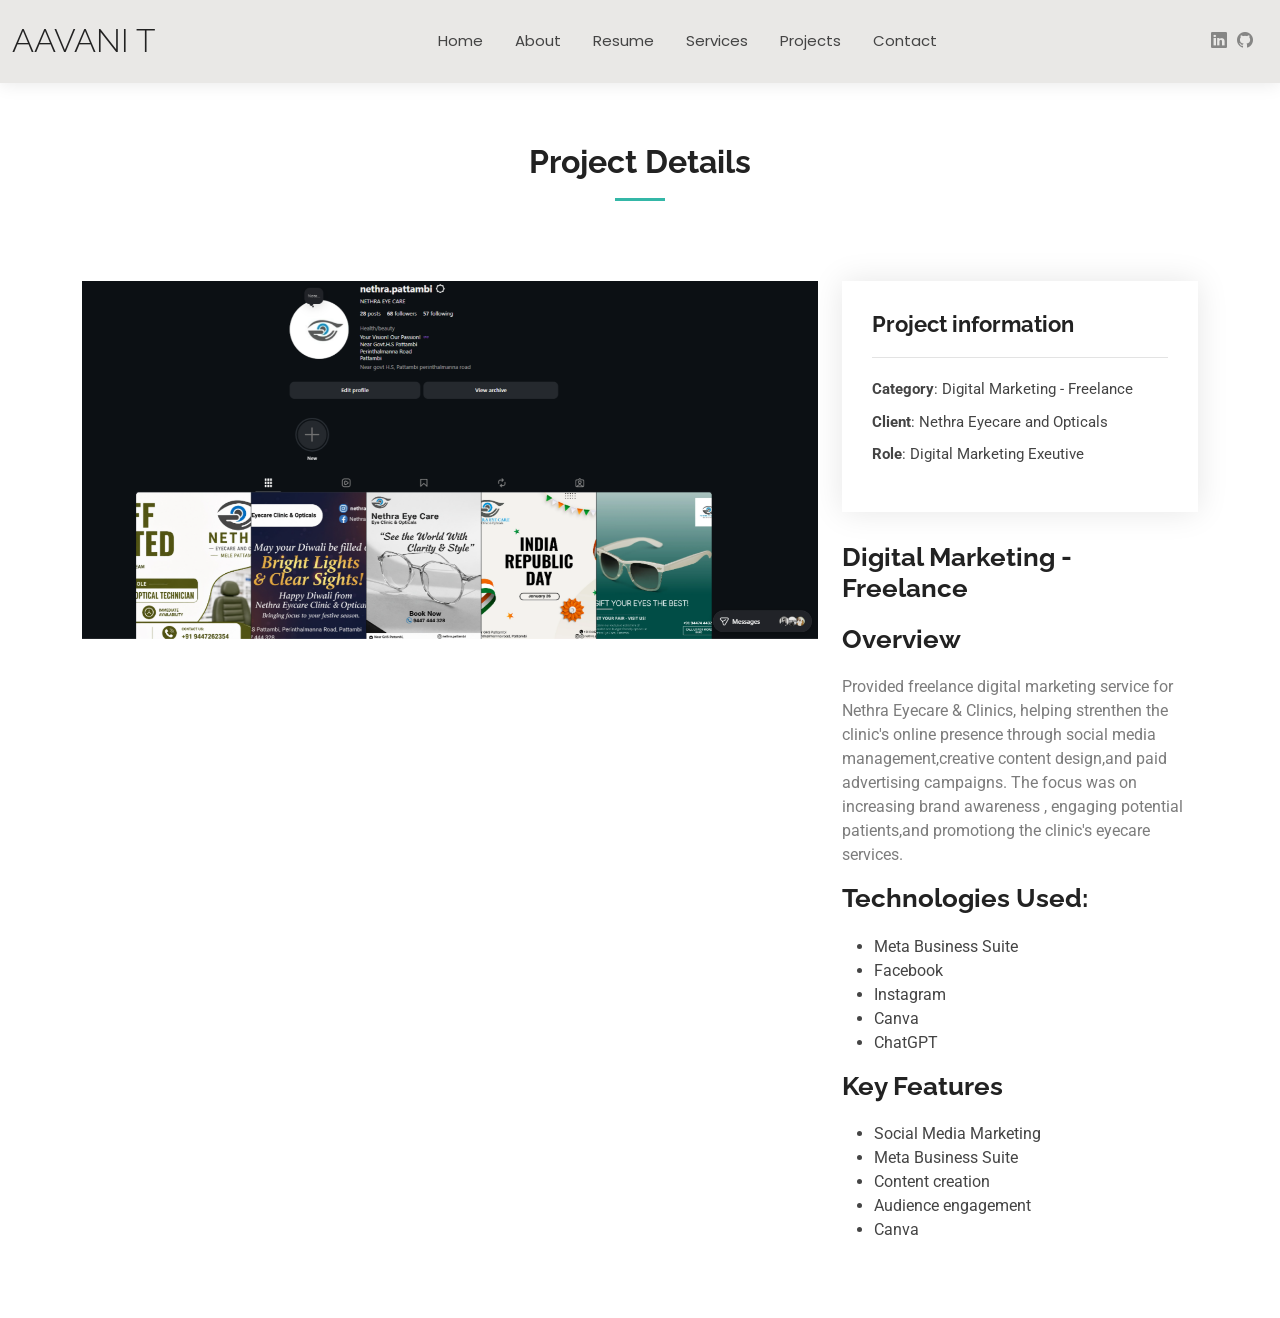
<file: nethra-eyecare.html>
<!DOCTYPE html>
<html lang="en">

<head>
  <meta charset="utf-8">
  <meta content="width=device-width, initial-scale=1.0" name="viewport">
  <title>Aavani T - Portfolio</title>
  <meta name="description" content="">
  <meta name="keywords" content="">

  <!-- Favicons -->
  <!-- <link href="assets/img/favicon.png" rel="icon"> -->
  <link href="assets/img/apple-touch-icon.png" rel="apple-touch-icon">

  <!-- Fonts -->
  <link href="https://fonts.googleapis.com" rel="preconnect">
  <link href="https://fonts.gstatic.com" rel="preconnect" crossorigin>
  <link href="https://fonts.googleapis.com/css2?family=Roboto:ital,wght@0,100;0,300;0,400;0,500;0,700;0,900;1,100;1,300;1,400;1,500;1,700;1,900&family=Poppins:ital,wght@0,100;0,200;0,300;0,400;0,500;0,600;0,700;0,800;0,900;1,100;1,200;1,300;1,400;1,500;1,600;1,700;1,800;1,900&family=Raleway:ital,wght@0,100;0,200;0,300;0,400;0,500;0,600;0,700;0,800;0,900;1,100;1,200;1,300;1,400;1,500;1,600;1,700;1,800;1,900&display=swap" rel="stylesheet">

  <!-- Vendor CSS Files -->
  <link href="assets/vendor/bootstrap/css/bootstrap.min.css" rel="stylesheet">
  <link href="assets/vendor/bootstrap-icons/bootstrap-icons.css" rel="stylesheet">
  <link href="assets/vendor/aos/aos.css" rel="stylesheet">
  <link href="assets/vendor/swiper/swiper-bundle.min.css" rel="stylesheet">
  <link href="assets/vendor/glightbox/css/glightbox.min.css" rel="stylesheet">

  <!-- Main CSS File -->
  <link href="assets/css/main.css" rel="stylesheet">



</head>

<body class="portfolio-details-page">

  <header id="header" class="header d-flex align-items-center light-background sticky-top">
    <div class="container-fluid position-relative d-flex align-items-center justify-content-between">

      <a href="index.html" class="logo d-flex align-items-center me-auto me-xl-0">
        <!-- Uncomment the line below if you also wish to use an image logo -->
        <!-- <img src="assets/img/logo.png" alt=""> -->
        <h1 class="sitename">Aavani T</h1>
      </a>

      <nav id="navmenu" class="navmenu">
        <ul>
          <li><a href="index.html">Home</a></li>
          <li><a href="about.html">About</a></li>
          <li><a href="resume.html">Resume</a></li>
          <li><a href="services.html">Services</a></li>
          <li><a href="project.html">Projects</a></li>
          
          <li><a href="contact.html">Contact</a></li>
        </ul>
        <i class="mobile-nav-toggle d-xl-none bi bi-list"></i>
      </nav>

      <div class="header-social-links">
        <a href="https://www.linkedin.com/in/aavani-t/" class="linkedin"><i class="bi bi-linkedin"></i></a>
        <a href="https://github.com/AavaniAnilkumar" class="github"><i class="bi bi-github"></i></a>
      </div>

    </div>
  </header>

  <main class="main">

    <!-- Portfolio Details Section -->
    <section id="portfolio-details" class="portfolio-details section">

      <!-- Section Title -->
      <div class="container section-title" data-aos="fade-up">
        <h2>Project Details</h2>
        <!-- <p>Necessitatibus eius consequatur ex aliquid fuga eum quidem sint consectetur velit</p> -->
      </div><!-- End Section Title -->

      <div class="container" data-aos="fade-up" data-aos-delay="100">

        <div class="row gy-4">

          <div class="col-lg-8">
            <div class="portfolio-details-slider swiper init-swiper">

              <script type="application/json" class="swiper-config">
                {
                  "loop": true,
                  "speed": 600,
                  "autoplay": {
                    "delay": 5000
                  },
                  "slidesPerView": "auto",
                  "pagination": {
                    "el": ".swiper-pagination",
                    "type": "bullets",
                    "clickable": true
                  }
                }
              </script>

              <div class="swiper-wrapper align-items-center">

                <div class="swiper-slide">
                  <!-- <img src="assets/img/portfolio/app-1.jpg" alt=""> -->
                  <img src="assets/img/nethra-po.png" alt="">

                </div>

                <!-- <div class="swiper-slide">
                  <img src="assets/img/shopify.png" alt="">
                </div> -->

                <!-- <div class="swiper-slide">
                  <img src="assets/img/portfolio/branding-1.jpg" alt="">
                </div>


                <div class="swiper-slide">
                  <img src="assets/img/portfolio/books-1.jpg" alt="">
                </div>  -->

              </div>
              <div class="swiper-pagination"></div>
            </div>
          </div>

          <div class="col-lg-4">
            <div class="portfolio-info" data-aos="fade-up" data-aos-delay="200">
              <h3>Project information</h3>
              <ul>
                <li><strong>Category</strong>: Digital Marketing - Freelance</li>
                <li><strong>Client</strong>: Nethra Eyecare and Opticals </li>
                <li><strong>Role</strong>: Digital Marketing Exeutive </li>

                <!-- <li><strong>Website</strong>: <a href="https://www.istanbulcatering.co.uk/">https://www.istanbulcatering.co.uk/</a></li> -->
                <!-- <li><strong>Project URL</strong>: <a href="#">www.example.com</a></li> -->
              </ul>
            </div>
            <div class="portfolio-description" data-aos="fade-up" data-aos-delay="300">
              <h2> Digital Marketing - Freelance</h2>
              <h2>Overview</h2>
              <p>
                Provided freelance digital marketing service for Nethra Eyecare & Clinics, helping strenthen the clinic's online presence through social media management,creative content design,and paid advertising campaigns.
                The focus was on increasing brand awareness , engaging potential patients,and promotiong the clinic's eyecare services.
              </p>
              
              <h2>Technologies Used:</h2>
             <ul>
                <li>Meta Business Suite</li>
                <li>Facebook</li>
                <li>Instagram</li>
                <li>Canva</li>
                <li>ChatGPT</li>


             </ul>
             <h2>Key Features</h2>
             <ul>
               <li>Social Media Marketing</li>
               <li>Meta Business Suite</li>
               <li>Content creation</li>
               <li>Audience engagement</li>
               <li>Canva</li>
             </ul>
            </div>
          </div>

        </div>

      </div>

    </section><!-- /Portfolio Details Section -->

  </main>


  <!-- Scroll Top -->
  <a href="#" id="scroll-top" class="scroll-top d-flex align-items-center justify-content-center"><i class="bi bi-arrow-up-short"></i></a>

  <!-- Preloader -->
  <div id="preloader"></div>

  <!-- Vendor JS Files -->
  <script src="assets/vendor/bootstrap/js/bootstrap.bundle.min.js"></script>
  <script src="assets/vendor/php-email-form/validate.js"></script>
  <script src="assets/vendor/aos/aos.js"></script>
  <script src="assets/vendor/waypoints/noframework.waypoints.js"></script>
  <script src="assets/vendor/purecounter/purecounter_vanilla.js"></script>
  <script src="assets/vendor/swiper/swiper-bundle.min.js"></script>
  <script src="assets/vendor/glightbox/js/glightbox.min.js"></script>
  <script src="assets/vendor/imagesloaded/imagesloaded.pkgd.min.js"></script>
  <script src="assets/vendor/isotope-layout/isotope.pkgd.min.js"></script>

  <!-- Main JS File -->
  <script src="assets/js/main.js"></script>

</body>

</html>
</file>
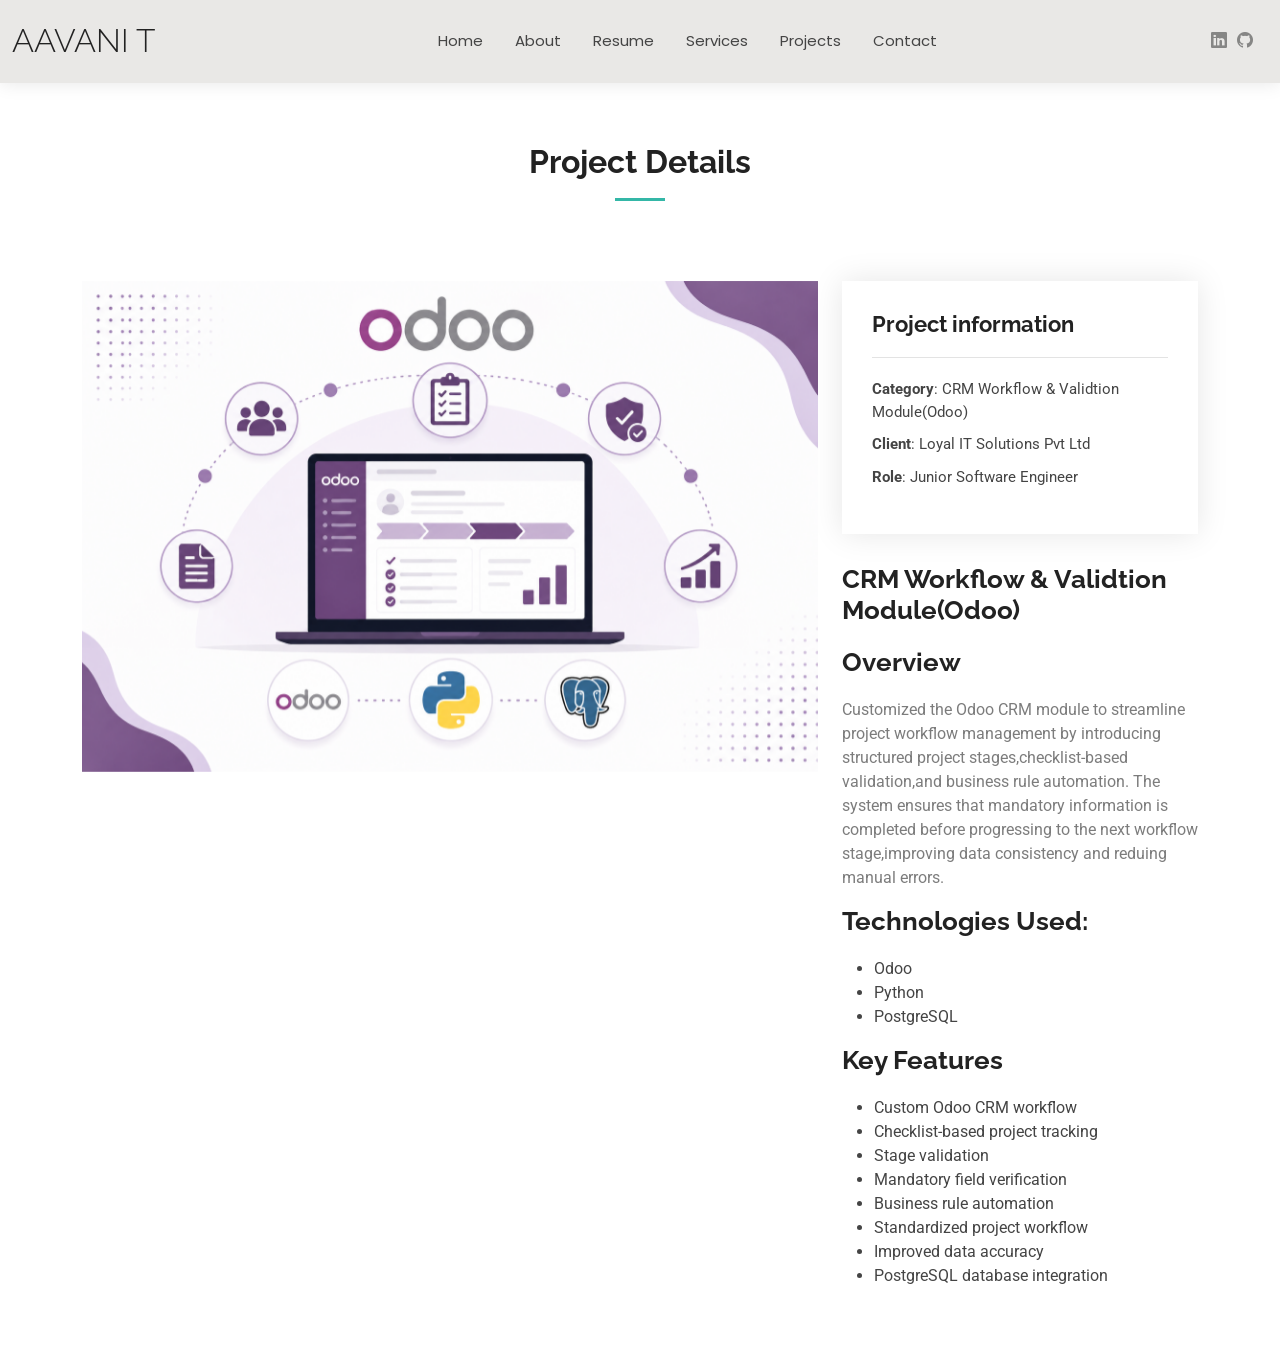
<file: Odoo-crm.html>
<!DOCTYPE html>
<html lang="en">

<head>
  <meta charset="utf-8">
  <meta content="width=device-width, initial-scale=1.0" name="viewport">
  <title>Aavani T - Portfolio</title>
  <meta name="description" content="">
  <meta name="keywords" content="">

  <!-- Favicons -->
  <!-- <link href="assets/img/favicon.png" rel="icon"> -->
  <link href="assets/img/apple-touch-icon.png" rel="apple-touch-icon">

  <!-- Fonts -->
  <link href="https://fonts.googleapis.com" rel="preconnect">
  <link href="https://fonts.gstatic.com" rel="preconnect" crossorigin>
  <link href="https://fonts.googleapis.com/css2?family=Roboto:ital,wght@0,100;0,300;0,400;0,500;0,700;0,900;1,100;1,300;1,400;1,500;1,700;1,900&family=Poppins:ital,wght@0,100;0,200;0,300;0,400;0,500;0,600;0,700;0,800;0,900;1,100;1,200;1,300;1,400;1,500;1,600;1,700;1,800;1,900&family=Raleway:ital,wght@0,100;0,200;0,300;0,400;0,500;0,600;0,700;0,800;0,900;1,100;1,200;1,300;1,400;1,500;1,600;1,700;1,800;1,900&display=swap" rel="stylesheet">

  <!-- Vendor CSS Files -->
  <link href="assets/vendor/bootstrap/css/bootstrap.min.css" rel="stylesheet">
  <link href="assets/vendor/bootstrap-icons/bootstrap-icons.css" rel="stylesheet">
  <link href="assets/vendor/aos/aos.css" rel="stylesheet">
  <link href="assets/vendor/swiper/swiper-bundle.min.css" rel="stylesheet">
  <link href="assets/vendor/glightbox/css/glightbox.min.css" rel="stylesheet">

  <!-- Main CSS File -->
  <link href="assets/css/main.css" rel="stylesheet">



</head>

<body class="portfolio-details-page">

  <header id="header" class="header d-flex align-items-center light-background sticky-top">
    <div class="container-fluid position-relative d-flex align-items-center justify-content-between">

      <a href="index.html" class="logo d-flex align-items-center me-auto me-xl-0">
        <!-- Uncomment the line below if you also wish to use an image logo -->
        <!-- <img src="assets/img/logo.png" alt=""> -->
        <h1 class="sitename">Aavani T</h1>
      </a>

      <nav id="navmenu" class="navmenu">
        <ul>
          <li><a href="index.html">Home</a></li>
          <li><a href="about.html">About</a></li>
          <li><a href="resume.html">Resume</a></li>
          <li><a href="services.html">Services</a></li>
          <li><a href="project.html">Projects</a></li>
          
          <li><a href="contact.html">Contact</a></li>
        </ul>
        <i class="mobile-nav-toggle d-xl-none bi bi-list"></i>
      </nav>

      <div class="header-social-links">
       <a href="https://www.linkedin.com/in/aavani-t/" class="linkedin"><i class="bi bi-linkedin"></i></a>
        <a href="https://github.com/AavaniAnilkumar" class="github"><i class="bi bi-github"></i></a>
      </div>

    </div>
  </header>

  <main class="main">

    <!-- Portfolio Details Section -->
    <section id="portfolio-details" class="portfolio-details section">

      <!-- Section Title -->
      <div class="container section-title" data-aos="fade-up">
        <h2>Project Details</h2>
        <!-- <p>Necessitatibus eius consequatur ex aliquid fuga eum quidem sint consectetur velit</p> -->
      </div><!-- End Section Title -->

      <div class="container" data-aos="fade-up" data-aos-delay="100">

        <div class="row gy-4">

          <div class="col-lg-8">
            <div class="portfolio-details-slider swiper init-swiper">

              <script type="application/json" class="swiper-config">
                {
                  "loop": true,
                  "speed": 600,
                  "autoplay": {
                    "delay": 5000
                  },
                  "slidesPerView": "auto",
                  "pagination": {
                    "el": ".swiper-pagination",
                    "type": "bullets",
                    "clickable": true
                  }
                }
              </script>

              <div class="swiper-wrapper align-items-center">

                <div class="swiper-slide">
                  <!-- <img src="assets/img/portfolio/app-1.jpg" alt=""> -->
                  <img src="assets/img/crm portfolio.png" alt="">

                </div>

                <!-- <div class="swiper-slide">
                  <img src="assets/img/shopify.png" alt="">
                </div> -->

                <!-- <div class="swiper-slide">
                  <img src="assets/img/portfolio/branding-1.jpg" alt="">
                </div>

                <div class="swiper-slide">
                  <img src="assets/img/portfolio/books-1.jpg" alt="">
                </div>  -->

              </div>
              <div class="swiper-pagination"></div>
            </div>
          </div>

          <div class="col-lg-4">
            <div class="portfolio-info" data-aos="fade-up" data-aos-delay="200">
              <h3>Project information</h3>
              <ul>
                <li><strong>Category</strong>: CRM Workflow & Validtion Module(Odoo)</li>
                <li><strong>Client</strong>: Loyal IT Solutions Pvt Ltd </li>
                <li><strong>Role</strong>: Junior Software Engineer </li>

                <!-- <li><strong>Website</strong>: <a href="https://www.istanbulcatering.co.uk/">https://www.istanbulcatering.co.uk/</a></li> -->
                <!-- <li><strong>Project URL</strong>: <a href="#">www.example.com</a></li> -->
              </ul>
            </div>
            <div class="portfolio-description" data-aos="fade-up" data-aos-delay="300">
              <h2>CRM Workflow & Validtion Module(Odoo)</h2>
              <h2>Overview</h2>
              <p>
                Customized the Odoo CRM module to streamline project workflow management by introducing structured project stages,checklist-based validation,and business rule automation.
                The system ensures that mandatory information is completed before progressing to the next workflow stage,improving data consistency and reduing manual errors.
              </p>
              
              <h2>Technologies Used:</h2>
             <ul>
                <li>Odoo</li>
                <li>Python</li>
                <li>PostgreSQL</li>

             </ul>
             <h2>Key Features</h2>
             <ul>
               <li>Custom Odoo CRM workflow</li>
               <li>Checklist-based project tracking</li>
               <li>Stage validation</li>
               <li>Mandatory field verification</li>
               <li>Business rule automation</li>
               <li>Standardized project workflow</li>
               <li>Improved data accuracy</li>
               <li>PostgreSQL database integration</li>
             </ul>
            </div>
          </div>

        </div>

      </div>

    </section><!-- /Portfolio Details Section -->

  </main>


  <!-- Scroll Top -->
  <a href="#" id="scroll-top" class="scroll-top d-flex align-items-center justify-content-center"><i class="bi bi-arrow-up-short"></i></a>

  <!-- Preloader -->
  <div id="preloader"></div>

  <!-- Vendor JS Files -->
  <script src="assets/vendor/bootstrap/js/bootstrap.bundle.min.js"></script>
  <script src="assets/vendor/php-email-form/validate.js"></script>
  <script src="assets/vendor/aos/aos.js"></script>
  <script src="assets/vendor/waypoints/noframework.waypoints.js"></script>
  <script src="assets/vendor/purecounter/purecounter_vanilla.js"></script>
  <script src="assets/vendor/swiper/swiper-bundle.min.js"></script>
  <script src="assets/vendor/glightbox/js/glightbox.min.js"></script>
  <script src="assets/vendor/imagesloaded/imagesloaded.pkgd.min.js"></script>
  <script src="assets/vendor/isotope-layout/isotope.pkgd.min.js"></script>

  <!-- Main JS File -->
  <script src="assets/js/main.js"></script>

</body>

</html>
</file>
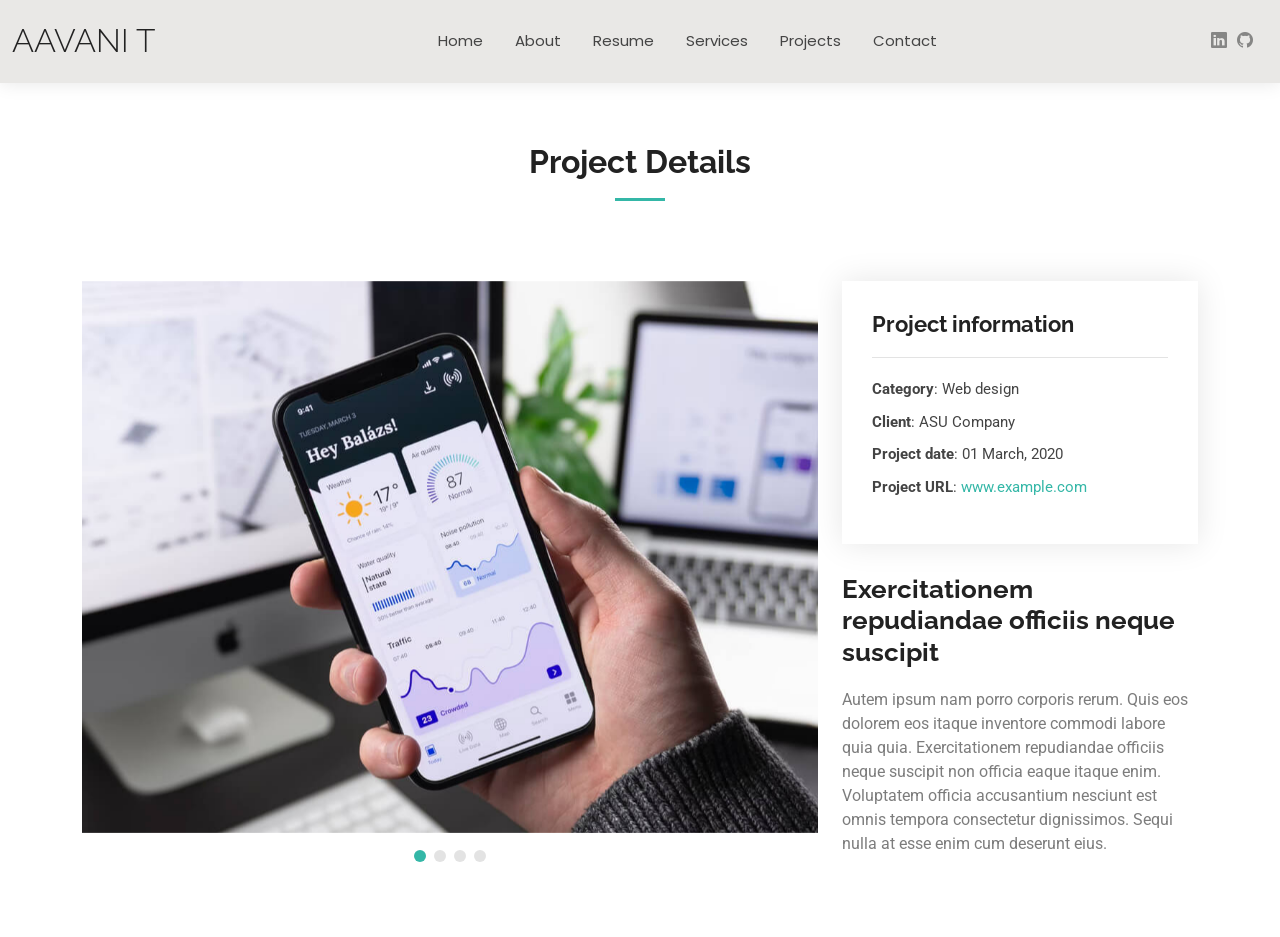
<file: portfolio-details.html>
<!DOCTYPE html>
<html lang="en">

<head>
  <meta charset="utf-8">
  <meta content="width=device-width, initial-scale=1.0" name="viewport">
  <title>Aavani T - Portfolio</title>
  <meta name="description" content="">
  <meta name="keywords" content="">

  <!-- Favicons -->
  <!-- <link href="assets/img/favicon.png" rel="icon"> -->
  <link href="assets/img/apple-touch-icon.png" rel="apple-touch-icon">

  <!-- Fonts -->
  <link href="https://fonts.googleapis.com" rel="preconnect">
  <link href="https://fonts.gstatic.com" rel="preconnect" crossorigin>
  <link href="https://fonts.googleapis.com/css2?family=Roboto:ital,wght@0,100;0,300;0,400;0,500;0,700;0,900;1,100;1,300;1,400;1,500;1,700;1,900&family=Poppins:ital,wght@0,100;0,200;0,300;0,400;0,500;0,600;0,700;0,800;0,900;1,100;1,200;1,300;1,400;1,500;1,600;1,700;1,800;1,900&family=Raleway:ital,wght@0,100;0,200;0,300;0,400;0,500;0,600;0,700;0,800;0,900;1,100;1,200;1,300;1,400;1,500;1,600;1,700;1,800;1,900&display=swap" rel="stylesheet">

  <!-- Vendor CSS Files -->
  <link href="assets/vendor/bootstrap/css/bootstrap.min.css" rel="stylesheet">
  <link href="assets/vendor/bootstrap-icons/bootstrap-icons.css" rel="stylesheet">
  <link href="assets/vendor/aos/aos.css" rel="stylesheet">
  <link href="assets/vendor/swiper/swiper-bundle.min.css" rel="stylesheet">
  <link href="assets/vendor/glightbox/css/glightbox.min.css" rel="stylesheet">

  <!-- Main CSS File -->
  <link href="assets/css/main.css" rel="stylesheet">



</head>

<body class="portfolio-details-page">

  <header id="header" class="header d-flex align-items-center light-background sticky-top">
    <div class="container-fluid position-relative d-flex align-items-center justify-content-between">

      <a href="index.html" class="logo d-flex align-items-center me-auto me-xl-0">
        <!-- Uncomment the line below if you also wish to use an image logo -->
        <!-- <img src="assets/img/logo.png" alt=""> -->
        <h1 class="sitename">Aavani T</h1>
      </a>

      <nav id="navmenu" class="navmenu">
        <ul>
          <li><a href="index.html">Home</a></li>
          <li><a href="about.html">About</a></li>
          <li><a href="resume.html">Resume</a></li>
          <li><a href="services.html">Services</a></li>
          <li><a href="project.html">Projects</a></li>
          
          <li><a href="contact.html">Contact</a></li>
        </ul>
        <i class="mobile-nav-toggle d-xl-none bi bi-list"></i>
      </nav>

      <div class="header-social-links">
       <a href="https://www.linkedin.com/in/aavani-t/" class="linkedin"><i class="bi bi-linkedin"></i></a>
        <a href="https://github.com/AavaniAnilkumar" class="github"><i class="bi bi-github"></i></a>
      </div>

    </div>
  </header>

  <main class="main">

    <!-- Portfolio Details Section -->
    <section id="portfolio-details" class="portfolio-details section">

      <!-- Section Title -->
      <div class="container section-title" data-aos="fade-up">
        <h2>Project Details</h2>
        <!-- <p>Necessitatibus eius consequatur ex aliquid fuga eum quidem sint consectetur velit</p> -->
      </div><!-- End Section Title -->

      <div class="container" data-aos="fade-up" data-aos-delay="100">

        <div class="row gy-4">

          <div class="col-lg-8">
            <div class="portfolio-details-slider swiper init-swiper">

              <script type="application/json" class="swiper-config">
                {
                  "loop": true,
                  "speed": 600,
                  "autoplay": {
                    "delay": 5000
                  },
                  "slidesPerView": "auto",
                  "pagination": {
                    "el": ".swiper-pagination",
                    "type": "bullets",
                    "clickable": true
                  }
                }
              </script>

              <div class="swiper-wrapper align-items-center">

                <div class="swiper-slide">
                  <img src="assets/img/portfolio/app-1.jpg" alt="">
                </div>

                <div class="swiper-slide">
                  <img src="assets/img/portfolio/product-1.jpg" alt="">
                </div>

                <div class="swiper-slide">
                  <img src="assets/img/portfolio/branding-1.jpg" alt="">
                </div>

                <div class="swiper-slide">
                  <img src="assets/img/portfolio/books-1.jpg" alt="">
                </div>

              </div>
              <div class="swiper-pagination"></div>
            </div>
          </div>

          <div class="col-lg-4">
            <div class="portfolio-info" data-aos="fade-up" data-aos-delay="200">
              <h3>Project information</h3>
              <ul>
                <li><strong>Category</strong>: Web design</li>
                <li><strong>Client</strong>: ASU Company</li>
                <li><strong>Project date</strong>: 01 March, 2020</li>
                <li><strong>Project URL</strong>: <a href="#">www.example.com</a></li>
              </ul>
            </div>
            <div class="portfolio-description" data-aos="fade-up" data-aos-delay="300">
              <h2>Exercitationem repudiandae officiis neque suscipit</h2>
              <p>
                Autem ipsum nam porro corporis rerum. Quis eos dolorem eos itaque inventore commodi labore quia quia. Exercitationem repudiandae officiis neque suscipit non officia eaque itaque enim. Voluptatem officia accusantium nesciunt est omnis tempora consectetur dignissimos. Sequi nulla at esse enim cum deserunt eius.
              </p>
            </div>
          </div>

        </div>

      </div>

    </section><!-- /Portfolio Details Section -->

  </main>


  <!-- Scroll Top -->
  <a href="#" id="scroll-top" class="scroll-top d-flex align-items-center justify-content-center"><i class="bi bi-arrow-up-short"></i></a>

  <!-- Preloader -->
  <div id="preloader"></div>

  <!-- Vendor JS Files -->
  <script src="assets/vendor/bootstrap/js/bootstrap.bundle.min.js"></script>
  <script src="assets/vendor/php-email-form/validate.js"></script>
  <script src="assets/vendor/aos/aos.js"></script>
  <script src="assets/vendor/waypoints/noframework.waypoints.js"></script>
  <script src="assets/vendor/purecounter/purecounter_vanilla.js"></script>
  <script src="assets/vendor/swiper/swiper-bundle.min.js"></script>
  <script src="assets/vendor/glightbox/js/glightbox.min.js"></script>
  <script src="assets/vendor/imagesloaded/imagesloaded.pkgd.min.js"></script>
  <script src="assets/vendor/isotope-layout/isotope.pkgd.min.js"></script>

  <!-- Main JS File -->
  <script src="assets/js/main.js"></script>

</body>

</html>
</file>
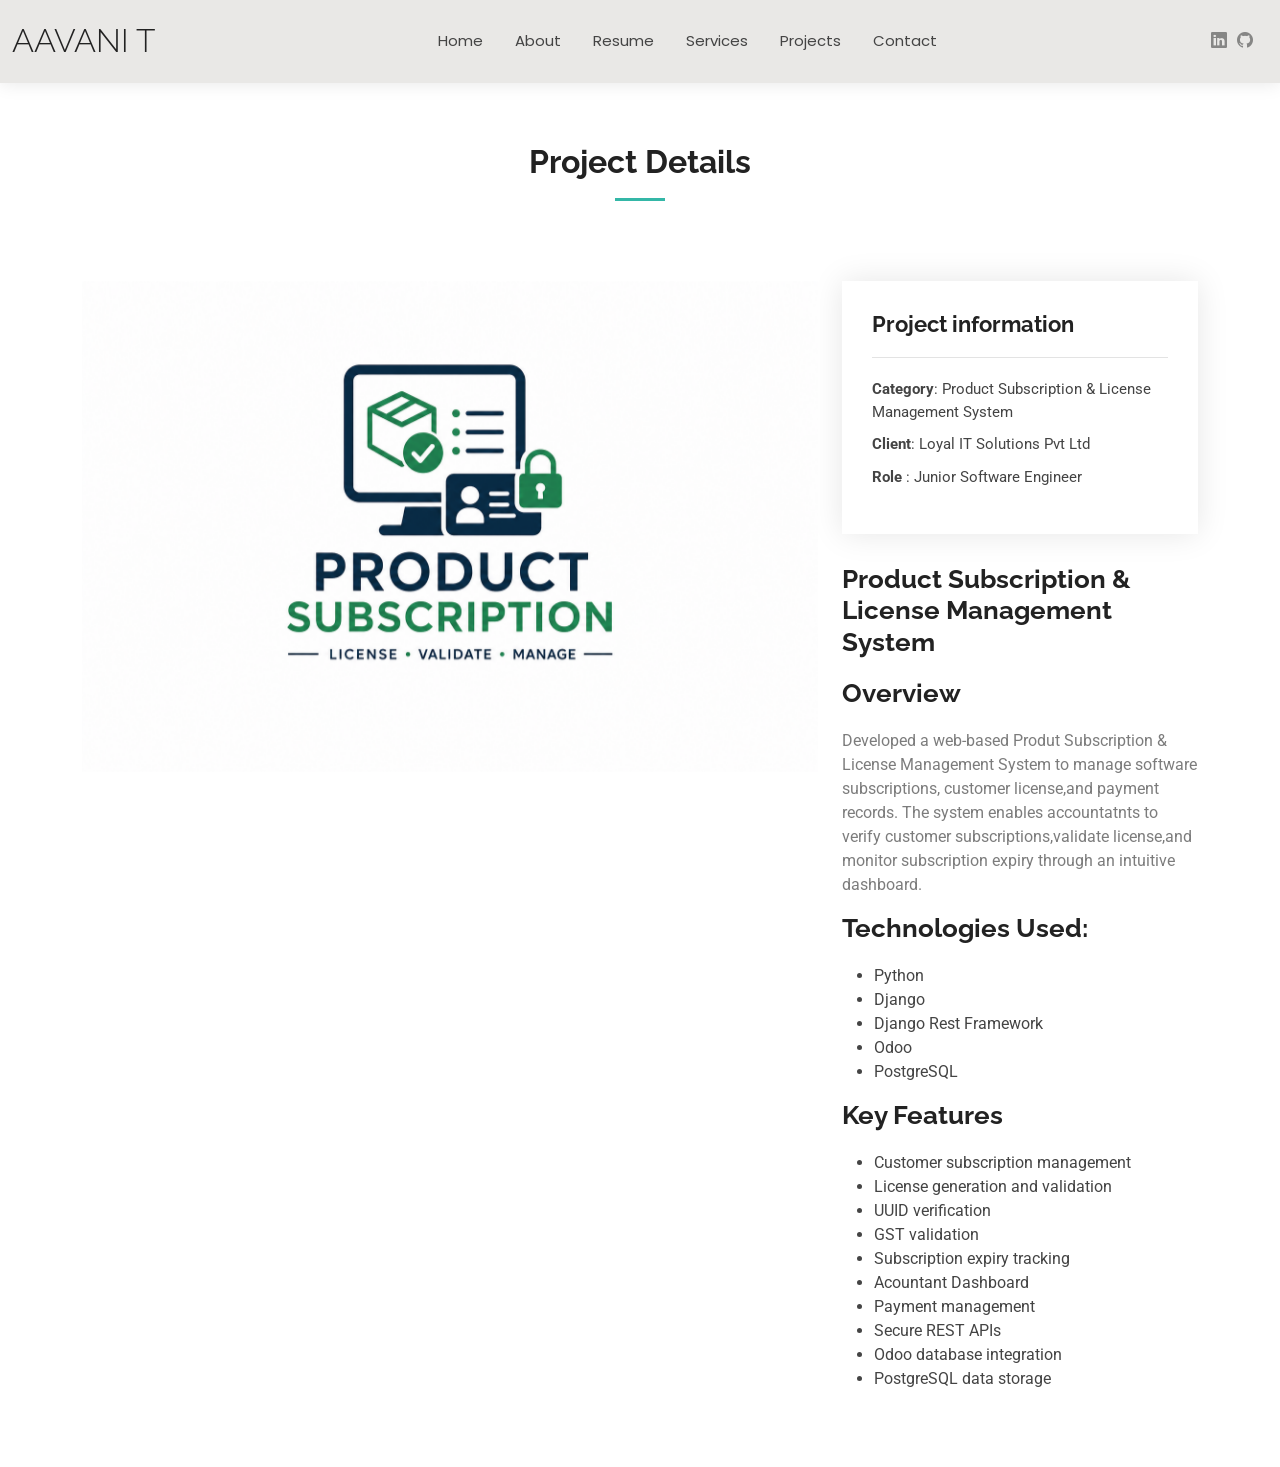
<file: product-subscription.html>
<!DOCTYPE html>
<html lang="en">

<head>
  <meta charset="utf-8">
  <meta content="width=device-width, initial-scale=1.0" name="viewport">
  <title>Aavani T - Portfolio</title>
  <meta name="description" content="">
  <meta name="keywords" content="">

  <!-- Favicons -->
  <!-- <link href="assets/img/favicon.png" rel="icon"> -->
  <link href="assets/img/apple-touch-icon.png" rel="apple-touch-icon">

  <!-- Fonts -->
  <link href="https://fonts.googleapis.com" rel="preconnect">
  <link href="https://fonts.gstatic.com" rel="preconnect" crossorigin>
  <link href="https://fonts.googleapis.com/css2?family=Roboto:ital,wght@0,100;0,300;0,400;0,500;0,700;0,900;1,100;1,300;1,400;1,500;1,700;1,900&family=Poppins:ital,wght@0,100;0,200;0,300;0,400;0,500;0,600;0,700;0,800;0,900;1,100;1,200;1,300;1,400;1,500;1,600;1,700;1,800;1,900&family=Raleway:ital,wght@0,100;0,200;0,300;0,400;0,500;0,600;0,700;0,800;0,900;1,100;1,200;1,300;1,400;1,500;1,600;1,700;1,800;1,900&display=swap" rel="stylesheet">

  <!-- Vendor CSS Files -->
  <link href="assets/vendor/bootstrap/css/bootstrap.min.css" rel="stylesheet">
  <link href="assets/vendor/bootstrap-icons/bootstrap-icons.css" rel="stylesheet">
  <link href="assets/vendor/aos/aos.css" rel="stylesheet">
  <link href="assets/vendor/swiper/swiper-bundle.min.css" rel="stylesheet">
  <link href="assets/vendor/glightbox/css/glightbox.min.css" rel="stylesheet">

  <!-- Main CSS File -->
  <link href="assets/css/main.css" rel="stylesheet">



</head>

<body class="portfolio-details-page">

  <header id="header" class="header d-flex align-items-center light-background sticky-top">
    <div class="container-fluid position-relative d-flex align-items-center justify-content-between">

      <a href="index.html" class="logo d-flex align-items-center me-auto me-xl-0">
        <!-- Uncomment the line below if you also wish to use an image logo -->
        <!-- <img src="assets/img/logo.png" alt=""> -->
        <h1 class="sitename">Aavani T</h1>
      </a>

      <nav id="navmenu" class="navmenu">
        <ul>
          <li><a href="index.html">Home</a></li>
          <li><a href="about.html">About</a></li>
          <li><a href="resume.html">Resume</a></li>
          <li><a href="services.html">Services</a></li>
          <li><a href="project.html">Projects</a></li>
          
          <li><a href="contact.html">Contact</a></li>
        </ul>
        <i class="mobile-nav-toggle d-xl-none bi bi-list"></i>
      </nav>

      <div class="header-social-links">
        <a href="https://www.linkedin.com/in/aavani-t/" class="linkedin"><i class="bi bi-linkedin"></i></a>
        <a href="https://github.com/AavaniAnilkumar" class="github"><i class="bi bi-github"></i></a>
      </div>

    </div>
  </header>

  <main class="main">

    <!-- Portfolio Details Section -->
    <section id="portfolio-details" class="portfolio-details section">

      <!-- Section Title -->
      <div class="container section-title" data-aos="fade-up">
        <h2>Project Details</h2>
        <!-- <p>Necessitatibus eius consequatur ex aliquid fuga eum quidem sint consectetur velit</p> -->
      </div><!-- End Section Title -->

      <div class="container" data-aos="fade-up" data-aos-delay="100">

        <div class="row gy-4">

          <div class="col-lg-8">
            <div class="portfolio-details-slider swiper init-swiper">

              <script type="application/json" class="swiper-config">
                {
                  "loop": true,
                  "speed": 600,
                  "autoplay": {
                    "delay": 5000
                  },
                  "slidesPerView": "auto",
                  "pagination": {
                    "el": ".swiper-pagination",
                    "type": "bullets",
                    "clickable": true
                  }
                }
              </script>

              <div class="swiper-wrapper align-items-center">

                <div class="swiper-slide">
                  <!-- <img src="assets/img/portfolio/app-1.jpg" alt=""> -->
                  <img src="assets/img/productt-sub.png" alt="">

                </div>

                <!-- <div class="swiper-slide">
                  <img src="assets/img/portfolio/product-1.jpg" alt="">
                </div>

                <div class="swiper-slide">
                  <img src="assets/img/portfolio/branding-1.jpg" alt="">
                </div>

                <div class="swiper-slide">
                  <img src="assets/img/portfolio/books-1.jpg" alt="">
                </div> -->

              </div>
              <div class="swiper-pagination"></div>
            </div>
          </div>

          <div class="col-lg-4">
            <div class="portfolio-info" data-aos="fade-up" data-aos-delay="200">
              <h3>Project information</h3>
              <ul>
                <li><strong>Category</strong>: Product Subscription & License Management System</li>
                <li><strong>Client</strong>: Loyal IT Solutions Pvt Ltd</li>
                <li><strong>Role</strong> : Junior Software Engineer</li>
                <!-- <li><strong>Project date</strong>: 01 March, 2020</li> -->
                <!-- <li><strong>Project URL</strong>: <a href="#">www.example.com</a></li> -->
              </ul>
            </div>
            <div class="portfolio-description" data-aos="fade-up" data-aos-delay="300">
              <h2>Product Subscription & License Management System</h2>
              <h2>Overview</h2>
              <p>
                Developed a web-based Produt Subscription & License Management System to manage software subscriptions, customer license,and payment records. The system enables accountatnts to verify customer subscriptions,validate license,and monitor subscription expiry through an intuitive dashboard.
              </p>
              <h2>Technologies Used:</h2>
             <ul>
                <li>Python</li>
                <li>Django</li>
                <li>Django Rest Framework</li>
                <li>Odoo</li>
                <li>PostgreSQL</li>
             </ul>
             <h2>Key Features</h2>
             <ul>
                <li>Customer subscription management</li>
                <li>License generation and validation</li>
                <li>UUID verification</li>
                <li>GST validation</li>
                <li>Subscription expiry tracking</li>
                <li>Acountant Dashboard</li>
                <li>Payment management</li>
                <li>Secure REST APIs</li>
                <li>Odoo database integration</li>
                <li>PostgreSQL data storage</li>
             </ul>
            </div>
          </div>

        </div>

      </div>

    </section><!-- /Portfolio Details Section -->

  </main>


  <!-- Scroll Top -->
  <a href="#" id="scroll-top" class="scroll-top d-flex align-items-center justify-content-center"><i class="bi bi-arrow-up-short"></i></a>

  <!-- Preloader -->
  <div id="preloader"></div>

  <!-- Vendor JS Files -->
  <script src="assets/vendor/bootstrap/js/bootstrap.bundle.min.js"></script>
  <script src="assets/vendor/php-email-form/validate.js"></script>
  <script src="assets/vendor/aos/aos.js"></script>
  <script src="assets/vendor/waypoints/noframework.waypoints.js"></script>
  <script src="assets/vendor/purecounter/purecounter_vanilla.js"></script>
  <script src="assets/vendor/swiper/swiper-bundle.min.js"></script>
  <script src="assets/vendor/glightbox/js/glightbox.min.js"></script>
  <script src="assets/vendor/imagesloaded/imagesloaded.pkgd.min.js"></script>
  <script src="assets/vendor/isotope-layout/isotope.pkgd.min.js"></script>

  <!-- Main JS File -->
  <script src="assets/js/main.js"></script>

</body>

</html>
</file>
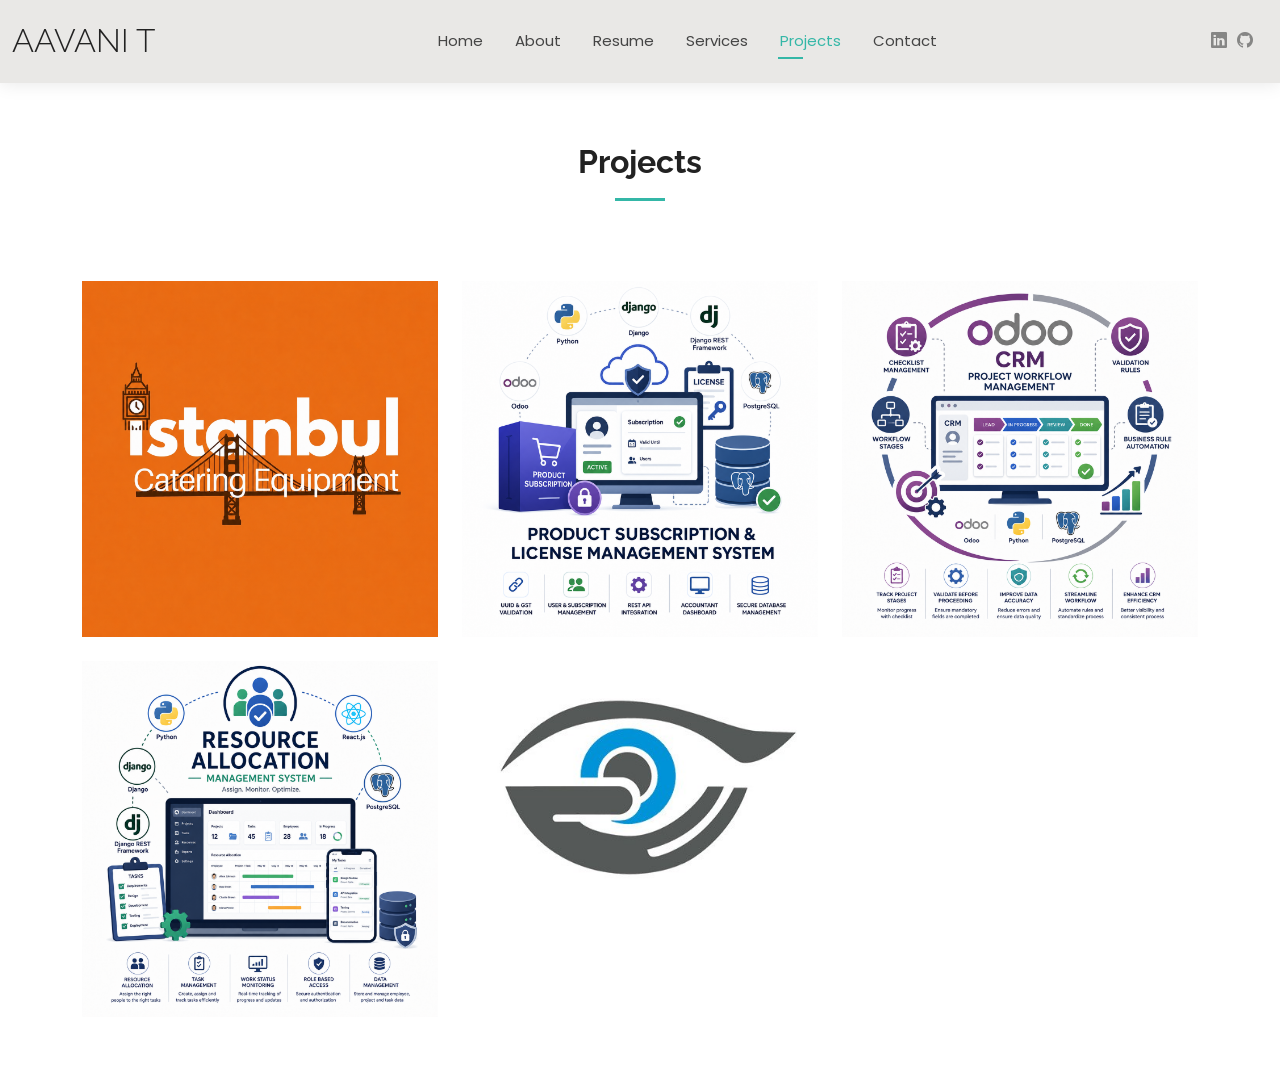
<file: project.html>
<!DOCTYPE html>
<html lang="en">

<head>
  <meta charset="utf-8">
  <meta content="width=device-width, initial-scale=1.0" name="viewport">
  <title>Aavani T - portfolio</title>
  <meta name="description" content="">
  <meta name="keywords" content="">

  <!-- Favicons -->
  <!-- <link href="assets/img/favicon.png" rel="icon"> -->
  <link href="assets/img/apple-touch-icon.png" rel="apple-touch-icon">

  <!-- Fonts -->
  <link href="https://fonts.googleapis.com" rel="preconnect">
  <link href="https://fonts.gstatic.com" rel="preconnect" crossorigin>
  <link href="https://fonts.googleapis.com/css2?family=Roboto:ital,wght@0,100;0,300;0,400;0,500;0,700;0,900;1,100;1,300;1,400;1,500;1,700;1,900&family=Poppins:ital,wght@0,100;0,200;0,300;0,400;0,500;0,600;0,700;0,800;0,900;1,100;1,200;1,300;1,400;1,500;1,600;1,700;1,800;1,900&family=Raleway:ital,wght@0,100;0,200;0,300;0,400;0,500;0,600;0,700;0,800;0,900;1,100;1,200;1,300;1,400;1,500;1,600;1,700;1,800;1,900&display=swap" rel="stylesheet">

  <!-- Vendor CSS Files -->
  <link href="assets/vendor/bootstrap/css/bootstrap.min.css" rel="stylesheet">
  <link href="assets/vendor/bootstrap-icons/bootstrap-icons.css" rel="stylesheet">
  <link href="assets/vendor/aos/aos.css" rel="stylesheet">
  <link href="assets/vendor/swiper/swiper-bundle.min.css" rel="stylesheet">
  <link href="assets/vendor/glightbox/css/glightbox.min.css" rel="stylesheet">

  <!-- Main CSS File -->
  <link href="assets/css/main.css" rel="stylesheet">

 
</head>

<body class="portfolio-page">

  <header id="header" class="header d-flex align-items-center light-background sticky-top">
    <div class="container-fluid position-relative d-flex align-items-center justify-content-between">

      <a href="index.html" class="logo d-flex align-items-center me-auto me-xl-0">
        <!-- Uncomment the line below if you also wish to use an image logo -->
        <!-- <img src="assets/img/logo.png" alt=""> -->
        <h1 class="sitename">Aavani T</h1>
      </a>

      <nav id="navmenu" class="navmenu">
        <ul>
          <li><a href="index.html">Home</a></li>
          <li><a href="about.html">About</a></li>
          <li><a href="resume.html">Resume</a></li>
          <li><a href="services.html">Services</a></li>
          <li><a href="project.html" class="active">Projects</a></li>
        
          <li><a href="contact.html">Contact</a></li>
        </ul>
        <i class="mobile-nav-toggle d-xl-none bi bi-list"></i>
      </nav>

      <div class="header-social-links">
        <a href="https://www.linkedin.com/in/aavani-t/" class="linkedin"><i class="bi bi-linkedin"></i></a>
        <a href="https://github.com/AavaniAnilkumar" class="github"><i class="bi bi-github"></i></a>
      </div>

    </div>
  </header>

  <main class="main">

    <!-- Portfolio Section -->
    <section id="portfolio" class="portfolio section">

      <!-- Section Title -->
      <div class="container section-title" data-aos="fade-up">
        <h2>Projects</h2>
        <!-- <p>Necessitatibus eius consequatur ex aliquid fuga eum quidem sint consectetur velit</p> -->
      </div><!-- End Section Title -->

      <div class="container">

        <div class="isotope-layout" data-default-filter="*" data-layout="masonry" data-sort="original-order">

   
          <div class="row gy-4 isotope-container" data-aos="fade-up" data-aos-delay="200">

            <div class="col-lg-4 col-md-6 portfolio-item isotope-item filter-app">
              <img src="assets/img/istanbul.png" class="img-fluid" alt="">
              <div class="portfolio-info">
                <h4>Commercial E-commerce Website Development</h4>
                <p></p>
                <a href="assets/img/masonry-portfolio/masonry-portfolio-1.jpg" title="App 1" data-gallery="portfolio-gallery-app" class="glightbox preview-link"><i class="bi bi-zoom-in"></i></a>
                <!-- <a href="portfolio-details.html" title="More Details" class="details-link"><i class="bi bi-link-45deg"></i></a> -->
                <a href="istanbul-catering.html" title="More Details" class="details-link"><i class="bi bi-link-45deg"></i></a>

              </div>
            </div><!-- End Portfolio Item -->

            <div class="col-lg-4 col-md-6 portfolio-item isotope-item filter-product">
              <img src="assets/img/produt subscription.png" class="img-fluid" alt="">
              <div class="portfolio-info">
                <h4>Product Subscription</h4>
                <!-- <p>Lorem ipsum, dolor sit</p> -->
                <a href="assets/img/masonry-portfolio/masonry-portfolio-2.jpg" title="Product 1" data-gallery="portfolio-gallery-product" class="glightbox preview-link"><i class="bi bi-zoom-in"></i></a>
                <!-- <a href="portfolio-details.html" title="More Details" class="details-link"><i class="bi bi-link-45deg"></i></a> -->
                <a href="product-subscription.html" title="More Details" class="details-link"><i class="bi bi-link-45deg"></i></a>

              </div>
            </div><!-- End Portfolio Item -->

            <div class="col-lg-4 col-md-6 portfolio-item isotope-item filter-branding">
              <img src="assets/img/crm.png" class="img-fluid" alt="">
              <div class="portfolio-info">
                <h4>CRM Workflow & Validtion Module(Odoo)</h4>
                <!-- <p>Lorem ipsum, dolor sit</p> -->
                <a href="assets/img/masonry-portfolio/masonry-portfolio-3.jpg" title="Branding 1" data-gallery="portfolio-gallery-branding" class="glightbox preview-link"><i class="bi bi-zoom-in"></i></a>
                <a href="Odoo-crm.html" title="More Details" class="details-link"><i class="bi bi-link-45deg"></i></a>
              </div>
            </div><!-- End Portfolio Item -->

            <div class="col-lg-4 col-md-6 portfolio-item isotope-item filter-app">
              <img src="assets/img/resource allocation.png" class="img-fluid" alt="">
              <div class="portfolio-info">
                <h4>Resource Allocation Management System</h4>
                <!-- <p>Lorem ipsum, dolor sit</p> -->
                <a href="assets/img/masonry-portfolio/masonry-portfolio-4.jpg" title="App 2" data-gallery="portfolio-gallery-app" class="glightbox preview-link"><i class="bi bi-zoom-in"></i></a>
                <a href="resource-allocation.html" title="More Details" class="details-link"><i class="bi bi-link-45deg"></i></a>
              </div>
            </div><!-- End Portfolio Item -->

            <div class="col-lg-4 col-md-6 portfolio-item isotope-item filter-product">
              <img src="assets/img/nethra.png" class="img-fluid" alt="">
              <div class="portfolio-info">
                <h4>Digital Marketing- Freelance</h4>
                <!-- <p>Lorem ipsum, dolor sit</p> -->
                <a href="assets/img/masonry-portfolio/masonry-portfolio-5.jpg" title="Product 2" data-gallery="portfolio-gallery-product" class="glightbox preview-link"><i class="bi bi-zoom-in"></i></a>
                <a href="nethra-eyecare.html" title="More Details" class="details-link"><i class="bi bi-link-45deg"></i></a>
              </div>
            </div><!-- End Portfolio Item -->

           

          </div><!-- End Portfolio Container -->

        </div>

      </div>

    </section><!-- /Portfolio Section -->

  </main>


  

  <!-- Scroll Top -->
  <a href="#" id="scroll-top" class="scroll-top d-flex align-items-center justify-content-center"><i class="bi bi-arrow-up-short"></i></a>

  <!-- Preloader -->
  <div id="preloader"></div>

  <!-- Vendor JS Files -->
  <script src="assets/vendor/bootstrap/js/bootstrap.bundle.min.js"></script>
  <script src="assets/vendor/php-email-form/validate.js"></script>
  <script src="assets/vendor/aos/aos.js"></script>
  <script src="assets/vendor/waypoints/noframework.waypoints.js"></script>
  <script src="assets/vendor/purecounter/purecounter_vanilla.js"></script>
  <script src="assets/vendor/swiper/swiper-bundle.min.js"></script>
  <script src="assets/vendor/glightbox/js/glightbox.min.js"></script>
  <script src="assets/vendor/imagesloaded/imagesloaded.pkgd.min.js"></script>
  <script src="assets/vendor/isotope-layout/isotope.pkgd.min.js"></script>

  <!-- Main JS File -->
  <script src="assets/js/main.js"></script>

</body>

</html>
</file>
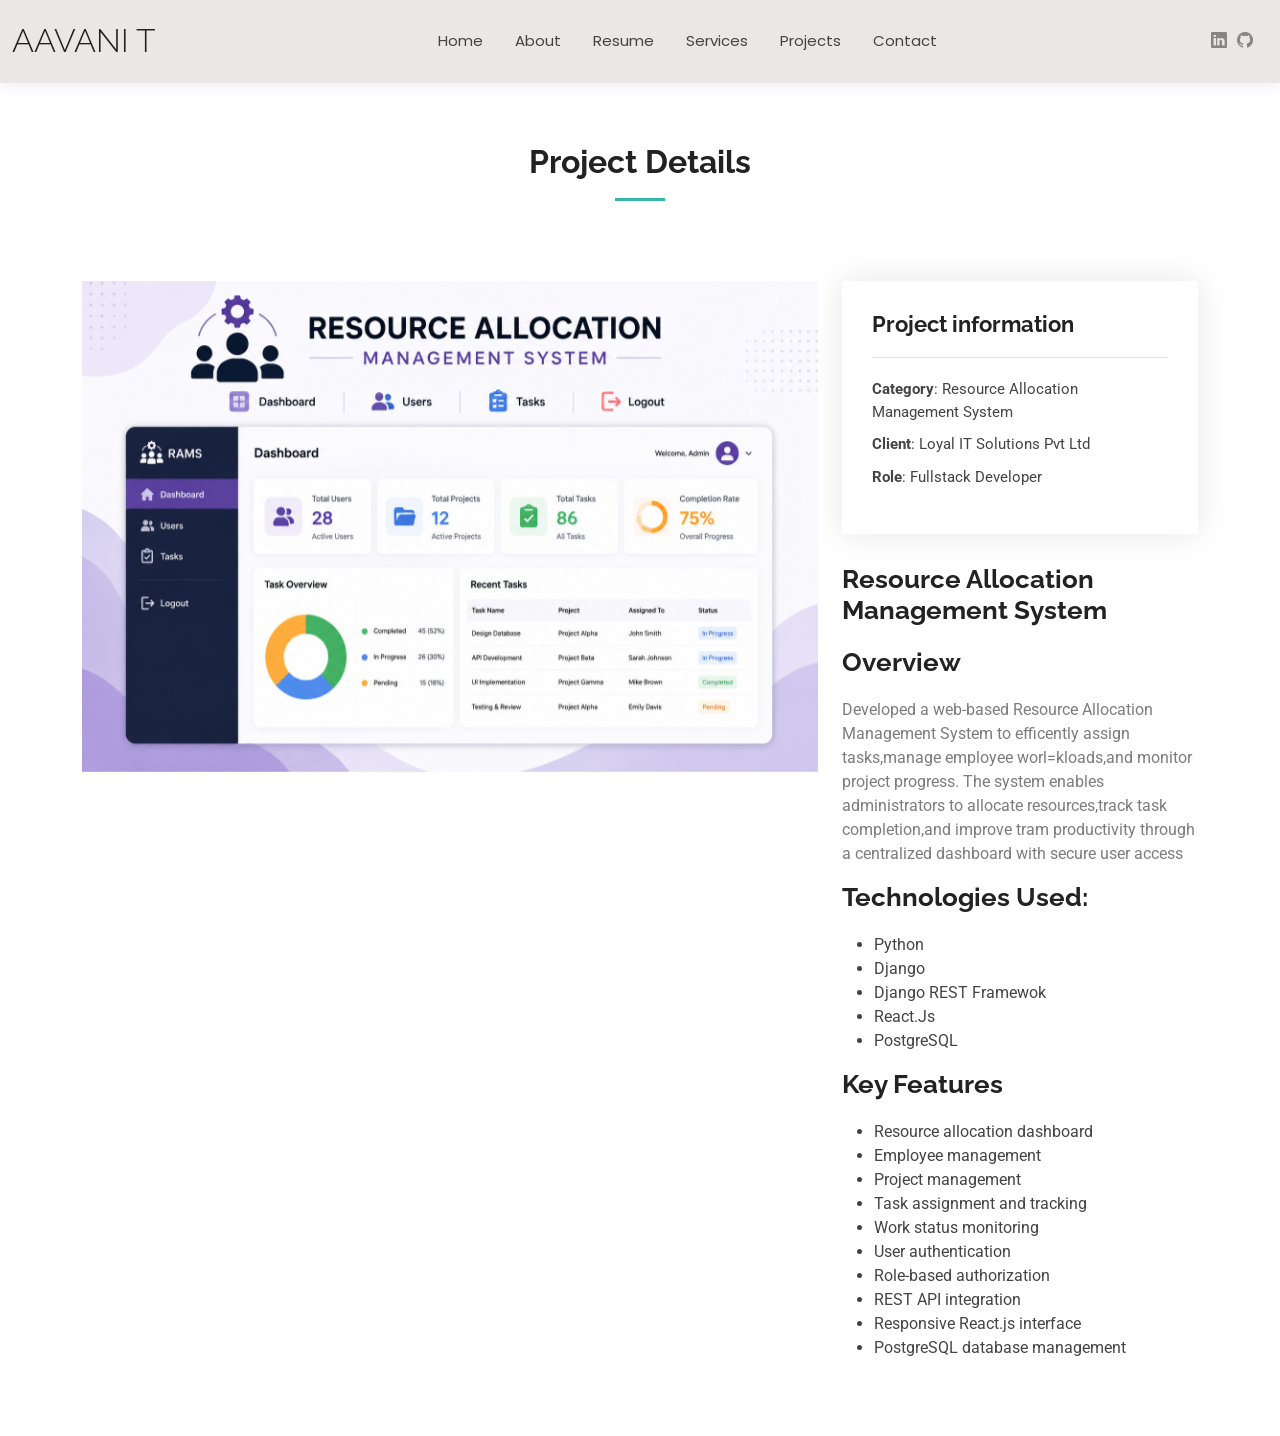
<file: resource-allocation.html>
<!DOCTYPE html>
<html lang="en">

<head>
  <meta charset="utf-8">
  <meta content="width=device-width, initial-scale=1.0" name="viewport">
  <title>Aavani T - Portfolio</title>
  <meta name="description" content="">
  <meta name="keywords" content="">

  <!-- Favicons -->
  <!-- <link href="assets/img/favicon.png" rel="icon"> -->
  <link href="assets/img/apple-touch-icon.png" rel="apple-touch-icon">

  <!-- Fonts -->
  <link href="https://fonts.googleapis.com" rel="preconnect">
  <link href="https://fonts.gstatic.com" rel="preconnect" crossorigin>
  <link href="https://fonts.googleapis.com/css2?family=Roboto:ital,wght@0,100;0,300;0,400;0,500;0,700;0,900;1,100;1,300;1,400;1,500;1,700;1,900&family=Poppins:ital,wght@0,100;0,200;0,300;0,400;0,500;0,600;0,700;0,800;0,900;1,100;1,200;1,300;1,400;1,500;1,600;1,700;1,800;1,900&family=Raleway:ital,wght@0,100;0,200;0,300;0,400;0,500;0,600;0,700;0,800;0,900;1,100;1,200;1,300;1,400;1,500;1,600;1,700;1,800;1,900&display=swap" rel="stylesheet">

  <!-- Vendor CSS Files -->
  <link href="assets/vendor/bootstrap/css/bootstrap.min.css" rel="stylesheet">
  <link href="assets/vendor/bootstrap-icons/bootstrap-icons.css" rel="stylesheet">
  <link href="assets/vendor/aos/aos.css" rel="stylesheet">
  <link href="assets/vendor/swiper/swiper-bundle.min.css" rel="stylesheet">
  <link href="assets/vendor/glightbox/css/glightbox.min.css" rel="stylesheet">

  <!-- Main CSS File -->
  <link href="assets/css/main.css" rel="stylesheet">



</head>

<body class="portfolio-details-page">

  <header id="header" class="header d-flex align-items-center light-background sticky-top">
    <div class="container-fluid position-relative d-flex align-items-center justify-content-between">

      <a href="index.html" class="logo d-flex align-items-center me-auto me-xl-0">
        <!-- Uncomment the line below if you also wish to use an image logo -->
        <!-- <img src="assets/img/logo.png" alt=""> -->
        <h1 class="sitename">Aavani T</h1>
      </a>

      <nav id="navmenu" class="navmenu">
        <ul>
          <li><a href="index.html">Home</a></li>
          <li><a href="about.html">About</a></li>
          <li><a href="resume.html">Resume</a></li>
          <li><a href="services.html">Services</a></li>
          <li><a href="project.html">Projects</a></li>
          
          <li><a href="contact.html">Contact</a></li>
        </ul>
        <i class="mobile-nav-toggle d-xl-none bi bi-list"></i>
      </nav>

      <div class="header-social-links">
        <a href="https://www.linkedin.com/in/aavani-t/" class="linkedin"><i class="bi bi-linkedin"></i></a>
        <a href="https://github.com/AavaniAnilkumar" class="github"><i class="bi bi-github"></i></a>
      </div>

    </div>
  </header>

  <main class="main">

    <!-- Portfolio Details Section -->
    <section id="portfolio-details" class="portfolio-details section">

      <!-- Section Title -->
      <div class="container section-title" data-aos="fade-up">
        <h2>Project Details</h2>
        <!-- <p>Necessitatibus eius consequatur ex aliquid fuga eum quidem sint consectetur velit</p> -->
      </div><!-- End Section Title -->

      <div class="container" data-aos="fade-up" data-aos-delay="100">

        <div class="row gy-4">

          <div class="col-lg-8">
            <div class="portfolio-details-slider swiper init-swiper">

              <script type="application/json" class="swiper-config">
                {
                  "loop": true,
                  "speed": 600,
                  "autoplay": {
                    "delay": 5000
                  },
                  "slidesPerView": "auto",
                  "pagination": {
                    "el": ".swiper-pagination",
                    "type": "bullets",
                    "clickable": true
                  }
                }
              </script>

              <div class="swiper-wrapper align-items-center">

                <div class="swiper-slide">
                  <!-- <img src="assets/img/portfolio/app-1.jpg" alt=""> -->
                  <img src="assets/img/resource-allocation.png" alt="">

                </div>

                <!-- <div class="swiper-slide">
                  <img src="assets/img/shopify.png" alt="">
                </div> -->

                <!-- <div class="swiper-slide">
                  <img src="assets/img/portfolio/branding-1.jpg" alt="">
                </div>

                <div class="swiper-slide">
                  <img src="assets/img/portfolio/books-1.jpg" alt="">
                </div>  -->

              </div>
              <div class="swiper-pagination"></div>
            </div>
          </div>

          <div class="col-lg-4">
            <div class="portfolio-info" data-aos="fade-up" data-aos-delay="200">
              <h3>Project information</h3>
              <ul>
                <li><strong>Category</strong>: Resource Allocation Management System</li>
                <li><strong>Client</strong>: Loyal IT Solutions Pvt Ltd </li>
                <!-- <li><strong>Website</strong>: <a href="https://www.istanbulcatering.co.uk/">https://www.istanbulcatering.co.uk/</a></li> -->
                <li><strong>Role</strong>: Fullstack Developer</li>
              </ul>
            </div>
            <div class="portfolio-description" data-aos="fade-up" data-aos-delay="300">
              <h2>Resource Allocation Management System</h2>
              <h2>Overview</h2>
              <p>
                Developed a web-based Resource Allocation Management System to efficently assign tasks,manage employee worl=kloads,and monitor project progress.
                The system enables administrators to allocate resources,track task completion,and improve tram productivity through a centralized dashboard with secure user access
              </p>
              
              <h2>Technologies Used:</h2>
             <ul>
                <li>Python</li>
                <li>Django</li>
                <li>Django REST Framewok</li>
                <li>React.Js</li>
                <li>PostgreSQL</li>

             </ul>
             <h2>Key Features</h2>
             <ul>
               <li>Resource allocation dashboard</li>
               <li>Employee management</li>
               <li>Project management</li>
               <li>Task assignment and tracking</li>
               <li>Work status monitoring</li>
               <li>User authentication</li>
               <li>Role-based authorization</li>
               <li>REST API integration</li>
               <li>Responsive React.js interface</li>
               <li>PostgreSQL database management</li>
             </ul>
            </div>
          </div>

        </div>

      </div>

    </section><!-- /Portfolio Details Section -->

  </main>


  <!-- Scroll Top -->
  <a href="#" id="scroll-top" class="scroll-top d-flex align-items-center justify-content-center"><i class="bi bi-arrow-up-short"></i></a>

  <!-- Preloader -->
  <div id="preloader"></div>

  <!-- Vendor JS Files -->
  <script src="assets/vendor/bootstrap/js/bootstrap.bundle.min.js"></script>
  <script src="assets/vendor/php-email-form/validate.js"></script>
  <script src="assets/vendor/aos/aos.js"></script>
  <script src="assets/vendor/waypoints/noframework.waypoints.js"></script>
  <script src="assets/vendor/purecounter/purecounter_vanilla.js"></script>
  <script src="assets/vendor/swiper/swiper-bundle.min.js"></script>
  <script src="assets/vendor/glightbox/js/glightbox.min.js"></script>
  <script src="assets/vendor/imagesloaded/imagesloaded.pkgd.min.js"></script>
  <script src="assets/vendor/isotope-layout/isotope.pkgd.min.js"></script>

  <!-- Main JS File -->
  <script src="assets/js/main.js"></script>

</body>

</html>
</file>
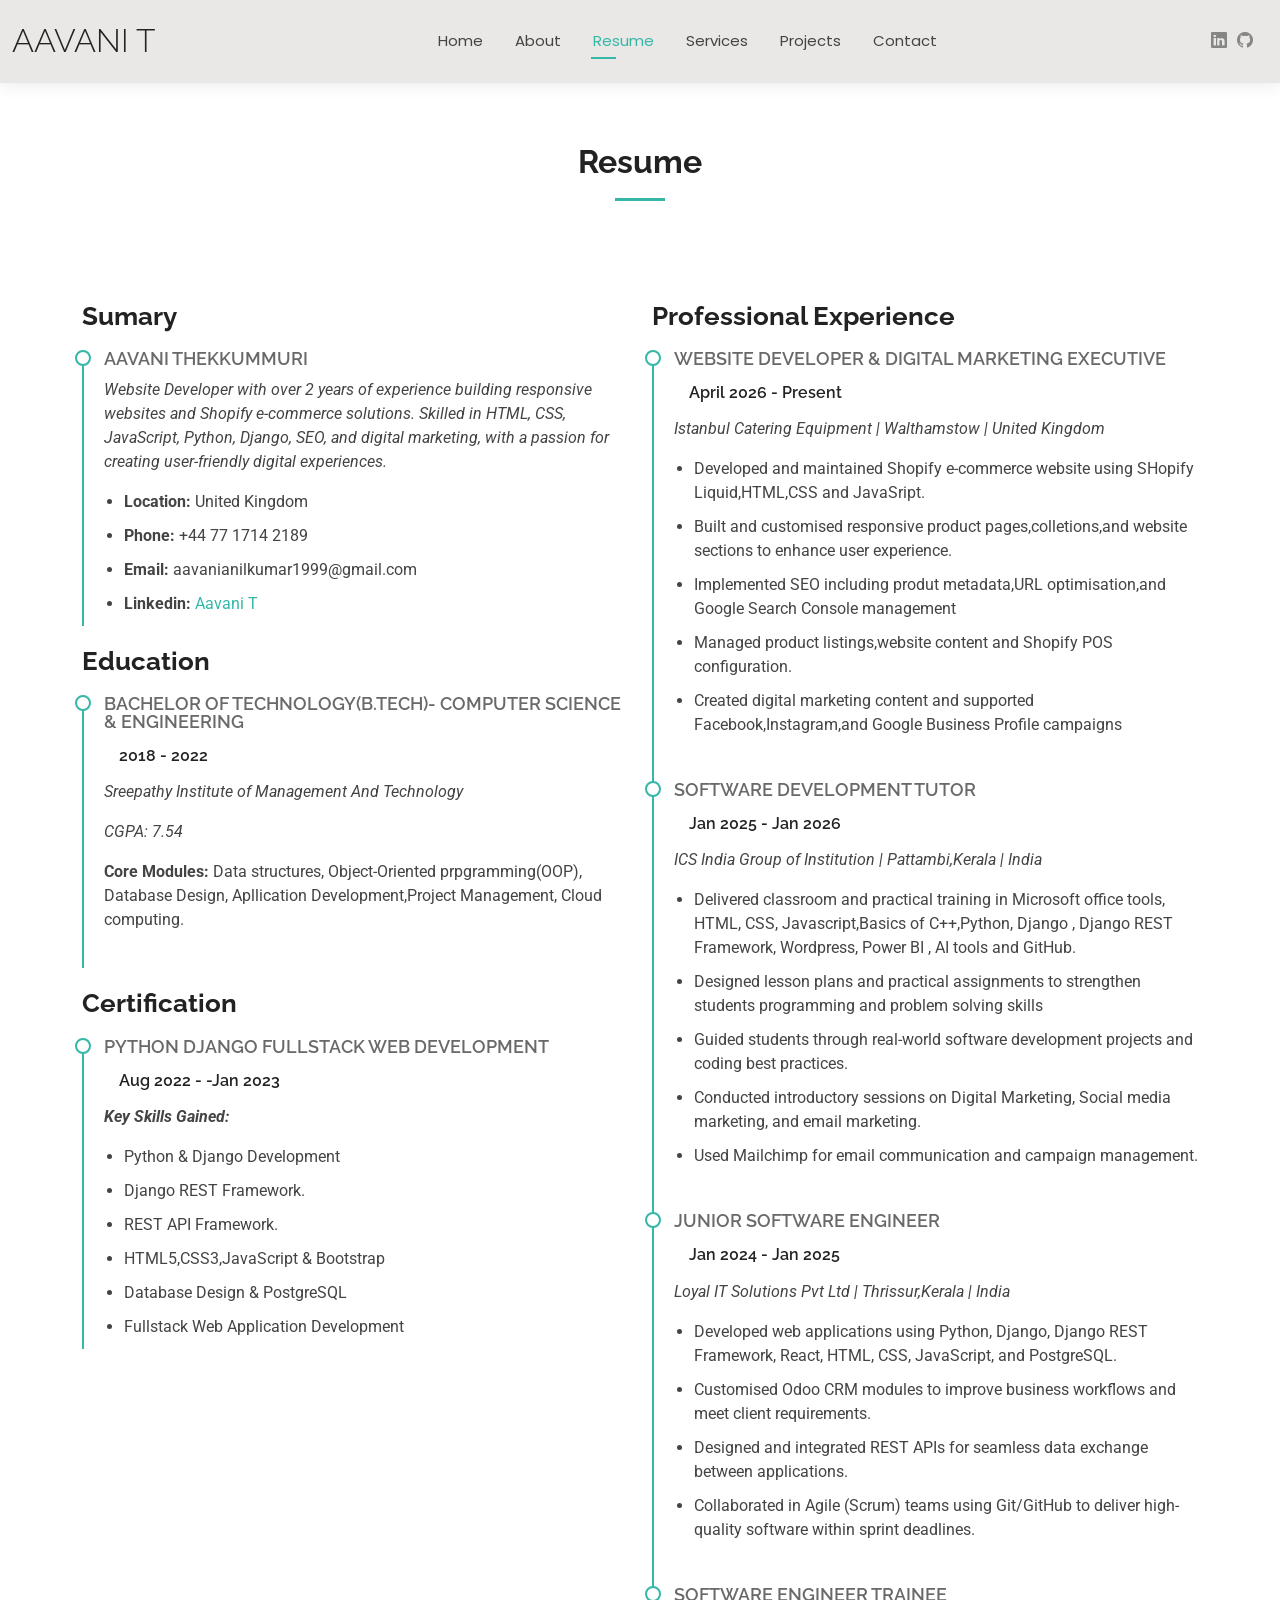
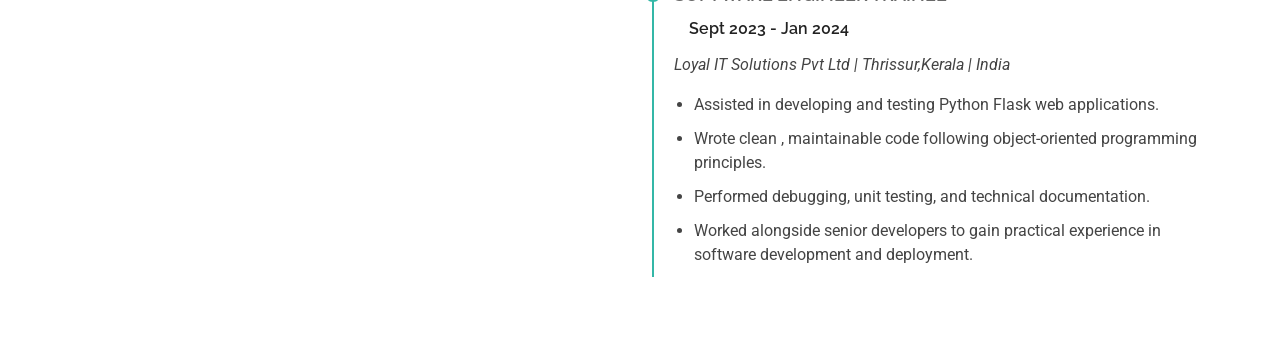
<file: resume.html>
<!DOCTYPE html>
<html lang="en">

<head>
  <meta charset="utf-8">
  <meta content="width=device-width, initial-scale=1.0" name="viewport">
  <title>Aavani T - Portfolio</title>
  <meta name="description" content="">
  <meta name="keywords" content="">

  <!-- Favicons -->
  <!-- <link href="assets/img/favicon.png" rel="icon"> -->
  <link href="assets/img/apple-touch-icon.png" rel="apple-touch-icon">

  <!-- Fonts -->
  <link href="https://fonts.googleapis.com" rel="preconnect">
  <link href="https://fonts.gstatic.com" rel="preconnect" crossorigin>
  <link href="https://fonts.googleapis.com/css2?family=Roboto:ital,wght@0,100;0,300;0,400;0,500;0,700;0,900;1,100;1,300;1,400;1,500;1,700;1,900&family=Poppins:ital,wght@0,100;0,200;0,300;0,400;0,500;0,600;0,700;0,800;0,900;1,100;1,200;1,300;1,400;1,500;1,600;1,700;1,800;1,900&family=Raleway:ital,wght@0,100;0,200;0,300;0,400;0,500;0,600;0,700;0,800;0,900;1,100;1,200;1,300;1,400;1,500;1,600;1,700;1,800;1,900&display=swap" rel="stylesheet">

  <!-- Vendor CSS Files -->
  <link href="assets/vendor/bootstrap/css/bootstrap.min.css" rel="stylesheet">
  <link href="assets/vendor/bootstrap-icons/bootstrap-icons.css" rel="stylesheet">
  <link href="assets/vendor/aos/aos.css" rel="stylesheet">
  <link href="assets/vendor/swiper/swiper-bundle.min.css" rel="stylesheet">
  <link href="assets/vendor/glightbox/css/glightbox.min.css" rel="stylesheet">

  <!-- Main CSS File -->
  <link href="assets/css/main.css" rel="stylesheet">


</head>

<body class="resume-page">

  <header id="header" class="header d-flex align-items-center light-background sticky-top">
    <div class="container-fluid position-relative d-flex align-items-center justify-content-between">

      <a href="index.html" class="logo d-flex align-items-center me-auto me-xl-0">
        <!-- Uncomment the line below if you also wish to use an image logo -->
        <!-- <img src="assets/img/logo.png" alt=""> -->
        <h1 class="sitename">Aavani T</h1>
      </a>

      <nav id="navmenu" class="navmenu">
        <ul>
          <li><a href="index.html">Home</a></li>
          <li><a href="about.html">About</a></li>
          <li><a href="resume.html" class="active">Resume</a></li>
          <li><a href="services.html">Services</a></li>
          <li><a href="project.html">Projects</a></li>
          
          <li><a href="contact.html">Contact</a></li>
        </ul>
        <i class="mobile-nav-toggle d-xl-none bi bi-list"></i>
      </nav>

      <div class="header-social-links">
        <a href="https://www.linkedin.com/in/aavani-t/" class="linkedin"><i class="bi bi-linkedin"></i></a>
        <a href="https://github.com/AavaniAnilkumar" class="github"><i class="bi bi-github"></i></a>
      </div>

    </div>
  </header>

  <main class="main">

    <!-- Resume Section -->
    <section id="resume" class="resume section">

      <!-- Section Title -->
      <div class="container section-title" data-aos="fade-up">
        <h2>Resume</h2>
        <!-- <p>Necessitatibus eius consequatur ex aliquid fuga eum quidem sint consectetur velit</p> -->
      </div><!-- End Section Title -->

      <div class="container">

        <div class="row">

          <div class="col-lg-6" data-aos="fade-up" data-aos-delay="100">
            <h3 class="resume-title">Sumary</h3>

            <div class="resume-item pb-0">
              <h4>Aavani Thekkummuri</h4>
              <p><em>
                Website Developer with over 2 years of experience building responsive websites and Shopify e-commerce solutions. Skilled in HTML, CSS, JavaScript, Python, Django, SEO, and digital marketing, with a passion for creating user-friendly digital experiences.
              </em></p>
              <ul>
                <li><b>Location:</b> United Kingdom</li>
                <li><b>Phone:</b> +44 77 1714 2189</li>
                <li><b>Email:</b> aavanianilkumar1999@gmail.com</li>
                <li><b>Linkedin:</b><a href="https://www.linkedin.com/in/aavani-t/"> Aavani T</a></li>

              </ul>
            </div><!-- Edn Resume Item -->

            <h3 class="resume-title">Education</h3>
            <div class="resume-item">
              <h4>Bachelor of Technology(B.Tech)- Computer Science & Engineering</h4>
              <h5>2018 - 2022</h5>
              <p><em>Sreepathy Institute of Management And Technology</em></p>
              <p><em>CGPA: 7.54</em></p>
              
              <p><b>Core Modules:</b> Data structures, Object-Oriented prpgramming(OOP), Database Design, Apllication Development,Project Management, Cloud computing.</p>
              
            </div>

            <h3 class="resume-title">Certification</h3>
            <div class="resume-item">
              <h4>Python Django Fullstack Web Development</h4>
              <h5>Aug 2022 - -Jan 2023</h5>
              <p><em><b>Key Skills Gained:</b></em></p>
              <ul>
                <li>Python & Django Development</li>
                <li>Django REST Framework.</li>
                <li>REST API Framework.</li>
                <li>HTML5,CSS3,JavaScript & Bootstrap</li>
                <li>Database Design & PostgreSQL</li>
                <li>Fullstack Web Application Development</li>
              </ul>
            </div>
            
            <!-- Edn Resume Item -->

            
            <!-- Edn Resume Item -->

          </div>

          <div class="col-lg-6" data-aos="fade-up" data-aos-delay="200">
            <h3 class="resume-title">Professional Experience</h3>
            <div class="resume-item">
              <h4>Website Developer & Digital Marketing Executive</h4>
              <h5>April 2026 - Present</h5>
              <p><em>Istanbul Catering Equipment | Walthamstow | United Kingdom </em></p>
              <ul>
                <li>Developed and maintained Shopify e-commerce website using SHopify Liquid,HTML,CSS and JavaSript.</li>
                <li>Built and customised responsive product pages,colletions,and website sections to enhance user experience. </li>
                <li>Implemented SEO including produt metadata,URL optimisation,and Google Search Console management</li>
                <li>Managed product listings,website content and Shopify POS configuration.</li>
                <li>Created digital marketing content and supported Facebook,Instagram,and Google Business Profile campaigns</li>
              </ul>
            </div><!-- Edn Resume Item -->

            <div class="resume-item">
              <h4>Software Development Tutor</h4>
              <h5>Jan 2025 - Jan 2026</h5>
              <p><em>ICS India Group of Institution | Pattambi,Kerala | India</em></p>
              <ul>
                <li>Delivered classroom and practical training in Microsoft office tools, HTML, CSS, Javascript,Basics of C++,Python, Django , Django REST Framework, Wordpress, Power BI , AI tools and GitHub.</li>
                <li>Designed lesson plans and practical assignments to strengthen students programming and problem solving skills</li>
                <li>Guided students through real-world software development projects and coding best practices.</li>
                <li>Conducted introductory sessions on Digital Marketing, Social media marketing, and email marketing.</li>
                <li>Used Mailchimp for email communication and campaign management.</li>
              </ul>
            </div>
            <div class="resume-item">
              <h4>Junior Software Engineer</h4>
              <h5>Jan 2024 - Jan 2025</h5>
              <p><em>Loyal IT Solutions Pvt Ltd | Thrissur,Kerala | India</em></p>
              <ul>
                <li>Developed web applications using Python, Django, Django REST Framework, React, HTML, CSS, JavaScript, and PostgreSQL.
                <li>Customised Odoo CRM modules to improve business workflows and meet client requirements.</li>
                <li>Designed and integrated REST APIs for seamless data exchange between applications.</li>
                <li>Collaborated in Agile (Scrum) teams using Git/GitHub to deliver high-quality software within sprint deadlines.</li>
              </ul>
            </div>

             <div class="resume-item">
              <h4>Software Engineer Trainee</h4>
              <h5>Sept 2023 - Jan 2024</h5>
              <p><em>Loyal IT Solutions Pvt Ltd | Thrissur,Kerala | India</em></p>
              <ul>
                <li>Assisted in developing and testing Python Flask web applications.</li>
                <li>Wrote clean , maintainable code following object-oriented programming principles.</li>
                <li>Performed debugging, unit testing, and technical documentation.</li>
                <li>Worked alongside senior developers to gain practical experience in software development and deployment.</li>
              </ul>
            </div>
            
            
            
            <!-- Edn Resume Item -->

          </div>

        </div>

      </div>

    </section><!-- /Resume Section -->

  </main>

  

  <!-- Scroll Top -->
  <a href="#" id="scroll-top" class="scroll-top d-flex align-items-center justify-content-center"><i class="bi bi-arrow-up-short"></i></a>

  <!-- Preloader -->
  <div id="preloader"></div>

  <!-- Vendor JS Files -->
  <script src="assets/vendor/bootstrap/js/bootstrap.bundle.min.js"></script>
  <script src="assets/vendor/php-email-form/validate.js"></script>
  <script src="assets/vendor/aos/aos.js"></script>
  <script src="assets/vendor/waypoints/noframework.waypoints.js"></script>
  <script src="assets/vendor/purecounter/purecounter_vanilla.js"></script>
  <script src="assets/vendor/swiper/swiper-bundle.min.js"></script>
  <script src="assets/vendor/glightbox/js/glightbox.min.js"></script>
  <script src="assets/vendor/imagesloaded/imagesloaded.pkgd.min.js"></script>
  <script src="assets/vendor/isotope-layout/isotope.pkgd.min.js"></script>

  <!-- Main JS File -->
  <script src="assets/js/main.js"></script>

</body>

</html>
</file>
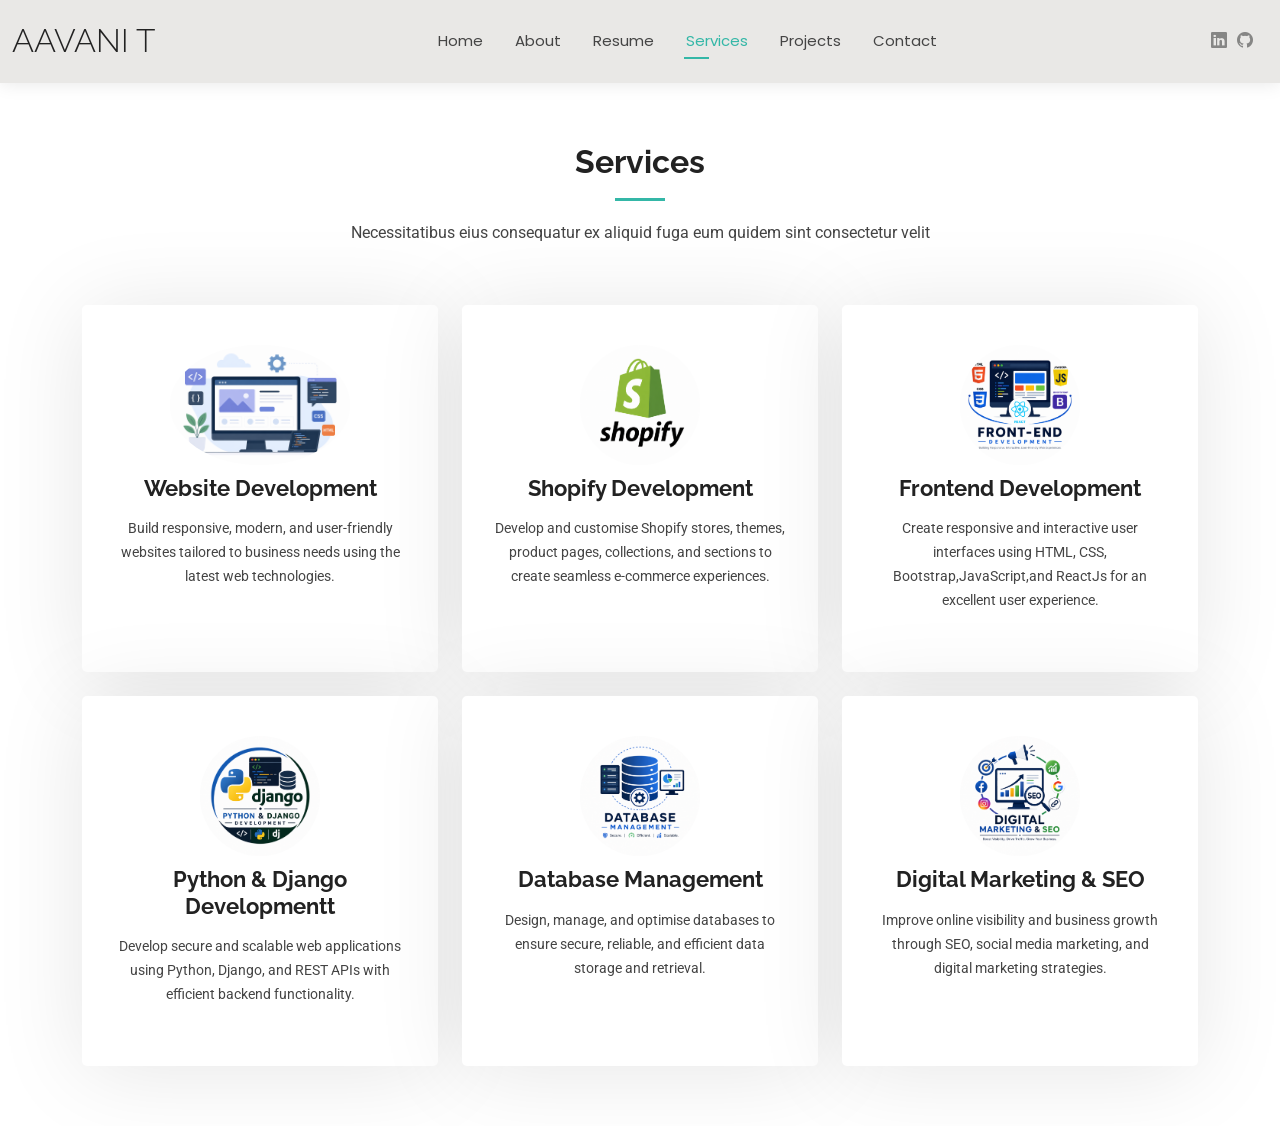
<file: services.html>
<!DOCTYPE html>
<html lang="en">

<head>
  <meta charset="utf-8">
  <meta content="width=device-width, initial-scale=1.0" name="viewport">
  <title>Aavani T - Portfolio</title>
  <meta name="description" content="">
  <meta name="keywords" content="">

  <!-- Favicons -->
  <!-- <link href="assets/img/favicon.png" rel="icon"> -->
  <link href="assets/img/apple-touch-icon.png" rel="apple-touch-icon">

  <!-- Fonts -->
  <link href="https://fonts.googleapis.com" rel="preconnect">
  <link href="https://fonts.gstatic.com" rel="preconnect" crossorigin>
  <link href="https://fonts.googleapis.com/css2?family=Roboto:ital,wght@0,100;0,300;0,400;0,500;0,700;0,900;1,100;1,300;1,400;1,500;1,700;1,900&family=Poppins:ital,wght@0,100;0,200;0,300;0,400;0,500;0,600;0,700;0,800;0,900;1,100;1,200;1,300;1,400;1,500;1,600;1,700;1,800;1,900&family=Raleway:ital,wght@0,100;0,200;0,300;0,400;0,500;0,600;0,700;0,800;0,900;1,100;1,200;1,300;1,400;1,500;1,600;1,700;1,800;1,900&display=swap" rel="stylesheet">

  <!-- Vendor CSS Files -->
  <link href="assets/vendor/bootstrap/css/bootstrap.min.css" rel="stylesheet">
  <link href="assets/vendor/bootstrap-icons/bootstrap-icons.css" rel="stylesheet">
  <link href="assets/vendor/aos/aos.css" rel="stylesheet">
  <link href="assets/vendor/swiper/swiper-bundle.min.css" rel="stylesheet">
  <link href="assets/vendor/glightbox/css/glightbox.min.css" rel="stylesheet">

  <!-- Main CSS File -->
  <link href="assets/css/main.css" rel="stylesheet">


</head>

<body class="services-page">

  <header id="header" class="header d-flex align-items-center light-background sticky-top">
    <div class="container-fluid position-relative d-flex align-items-center justify-content-between">

      <a href="index.html" class="logo d-flex align-items-center me-auto me-xl-0">
        <!-- Uncomment the line below if you also wish to use an image logo -->
        <!-- <img src="assets/img/logo.png" alt=""> -->
        <h1 class="sitename">Aavani T</h1>
      </a>

      <nav id="navmenu" class="navmenu">
        <ul>
          <li><a href="index.html">Home</a></li>
          <li><a href="about.html">About</a></li>
          <li><a href="resume.html">Resume</a></li>
          <li><a href="services.html" class="active">Services</a></li>
          <li><a href="project.html">Projects</a></li>
        
          <li><a href="contact.html">Contact</a></li>
        </ul>
        <i class="mobile-nav-toggle d-xl-none bi bi-list"></i>
      </nav>

      <div class="header-social-links">
        <a href="https://www.linkedin.com/in/aavani-t/" class="linkedin"><i class="bi bi-linkedin"></i></a>
        <a href="https://github.com/AavaniAnilkumar" class="github"><i class="bi bi-github"></i></a>

      </div>

    </div>
  </header>

  <main class="main">

    <!-- Services Section -->
    <section id="services" class="services section">

      <!-- Section Title -->
      <div class="container section-title" data-aos="fade-up">
        <h2>Services</h2>
        <p>Necessitatibus eius consequatur ex aliquid fuga eum quidem sint consectetur velit</p>
      </div><!-- End Section Title -->

      <div class="container">

        <div class="row gy-4">

          <div class="col-lg-4 col-md-6" data-aos="fade-up" data-aos-delay="100">
            <div class="service-item item-cyan position-relative">
              <div class="icon">
                <!-- <svg width="100" height="100" viewBox="0 0 600 600" xmlns="http://www.w3.org/2000/svg">
                  <path stroke="none" stroke-width="0" fill="#f5f5f5" d="M300,521.0016835830174C376.1290562159157,517.8887921683347,466.0731472004068,529.7835943286574,510.70327084640275,468.03025145048787C554.3714126377745,407.6079735673963,508.03601936045806,328.9844924480964,491.2728898941984,256.3432110539036C474.5976632858925,184.082847569629,479.9380746630129,96.60480741107993,416.23090153303,58.64404602377083C348.86323505073057,18.502131276798302,261.93793281208167,40.57373210992963,193.5410806939664,78.93577620505333C130.42746243093433,114.334589627462,98.30271207620316,179.96522072025542,76.75703585869454,249.04625023123273C51.97151888228291,328.5150500222984,13.704378332031375,421.85034740162234,66.52175969318436,486.19268352777647C119.04800174914682,550.1803526380478,217.28368757567262,524.383925680826,300,521.0016835830174"></path>
                </svg>
                <i class="bi bi-activity"></i> -->
                <img
                  src="assets/img/Website development logo.png"
                  alt="Website Development"
                  class="service-image"
                >
              </div>
              <a href="#" class="stretched-link">
                <h3>Website Development</h3>
              </a>
              <p>Build responsive, modern, and user-friendly websites tailored to business needs using the latest web technologies.</p>
            </div>
          </div><!-- End Service Item -->

          <div class="col-lg-4 col-md-6" data-aos="fade-up" data-aos-delay="200">
            <div class="service-item item-orange position-relative">
              <div class="icon">
                <img
                  src="assets/img/Shopify logo.png"
                  alt="Shopify Development"
                  class="service-image"
                >
              </div>
              <a href="#" class="stretched-link">
                <h3>Shopify Development</h3>
              </a>
              <p>Develop and customise Shopify stores, themes, product pages, collections, and sections to create seamless e-commerce experiences.</p>
            </div>
          </div><!-- End Service Item -->

          <div class="col-lg-4 col-md-6" data-aos="fade-up" data-aos-delay="300">
            <div class="service-item item-teal position-relative">
              <div class="icon">
                <img
                  src="assets/img/frontend.png"
                  alt="Frontend Development"
                  class="service-image"
                >
              </div>
              <a href="#" class="stretched-link">
                <h3>Frontend Development</h3>
              </a>
              <p>Create responsive and interactive user interfaces using HTML, CSS, Bootstrap,JavaScript,and ReactJs for an excellent user experience.</p>
            </div>
          </div><!-- End Service Item -->

          <div class="col-lg-4 col-md-6" data-aos="fade-up" data-aos-delay="400">
            <div class="service-item item-red position-relative">
              <div class="icon">
                 <img
                  src="assets/img/P7D logo.png"
                  alt="Python & Django Development"
                  class="service-image"
                >
              </div>
              <a href="#" class="stretched-link">
                <h3>Python & Django Developmentt</h3>
              </a>
              <p>Develop secure and scalable web applications using Python, Django, and REST APIs with efficient backend functionality.</p>
              <a href="#" class="stretched-link"></a>
            </div>
          </div><!-- End Service Item -->

          <div class="col-lg-4 col-md-6" data-aos="fade-up" data-aos-delay="500">
            <div class="service-item item-indigo position-relative">
              <div class="icon">
                <img
                  src="assets/img/Database.png"
                  alt="Database Management"
                  class="service-image"
                >
              </div>
              <a href="#" class="stretched-link">
                <h3>Database Management</h3>
              </a>
              <p>Design, manage, and optimise databases to ensure secure, reliable, and efficient data storage and retrieval.</p>
              <a href="#" class="stretched-link"></a>
            </div>
          </div><!-- End Service Item -->

          <div class="col-lg-4 col-md-6" data-aos="fade-up" data-aos-delay="600">
            <div class="service-item item-pink position-relative">
              <div class="icon">
                 <img
                  src="assets/img/DM.png"
                  alt="DM&SEO"
                  class="service-image"
                >
              </div>
              <a href="#" class="stretched-link">
                <h3>Digital Marketing & SEO</h3>
              </a>
              <p>Improve online visibility and business growth through SEO, social media marketing, and digital marketing strategies.</p>
              <a href="#" class="stretched-link"></a>
            </div>
          </div><!-- End Service Item -->

        </div>

      </div>

    </section><!-- /Services Section -->

  </main>



  <!-- Scroll Top -->
  <a href="#" id="scroll-top" class="scroll-top d-flex align-items-center justify-content-center"><i class="bi bi-arrow-up-short"></i></a>

  <!-- Preloader -->
  <div id="preloader"></div>

  <!-- Vendor JS Files -->
  <script src="assets/vendor/bootstrap/js/bootstrap.bundle.min.js"></script>
  <script src="assets/vendor/php-email-form/validate.js"></script>
  <script src="assets/vendor/aos/aos.js"></script>
  <script src="assets/vendor/waypoints/noframework.waypoints.js"></script>
  <script src="assets/vendor/purecounter/purecounter_vanilla.js"></script>
  <script src="assets/vendor/swiper/swiper-bundle.min.js"></script>
  <script src="assets/vendor/glightbox/js/glightbox.min.js"></script>
  <script src="assets/vendor/imagesloaded/imagesloaded.pkgd.min.js"></script>
  <script src="assets/vendor/isotope-layout/isotope.pkgd.min.js"></script>

  <!-- Main JS File -->
  <script src="assets/js/main.js"></script>

</body>

</html>
</file>
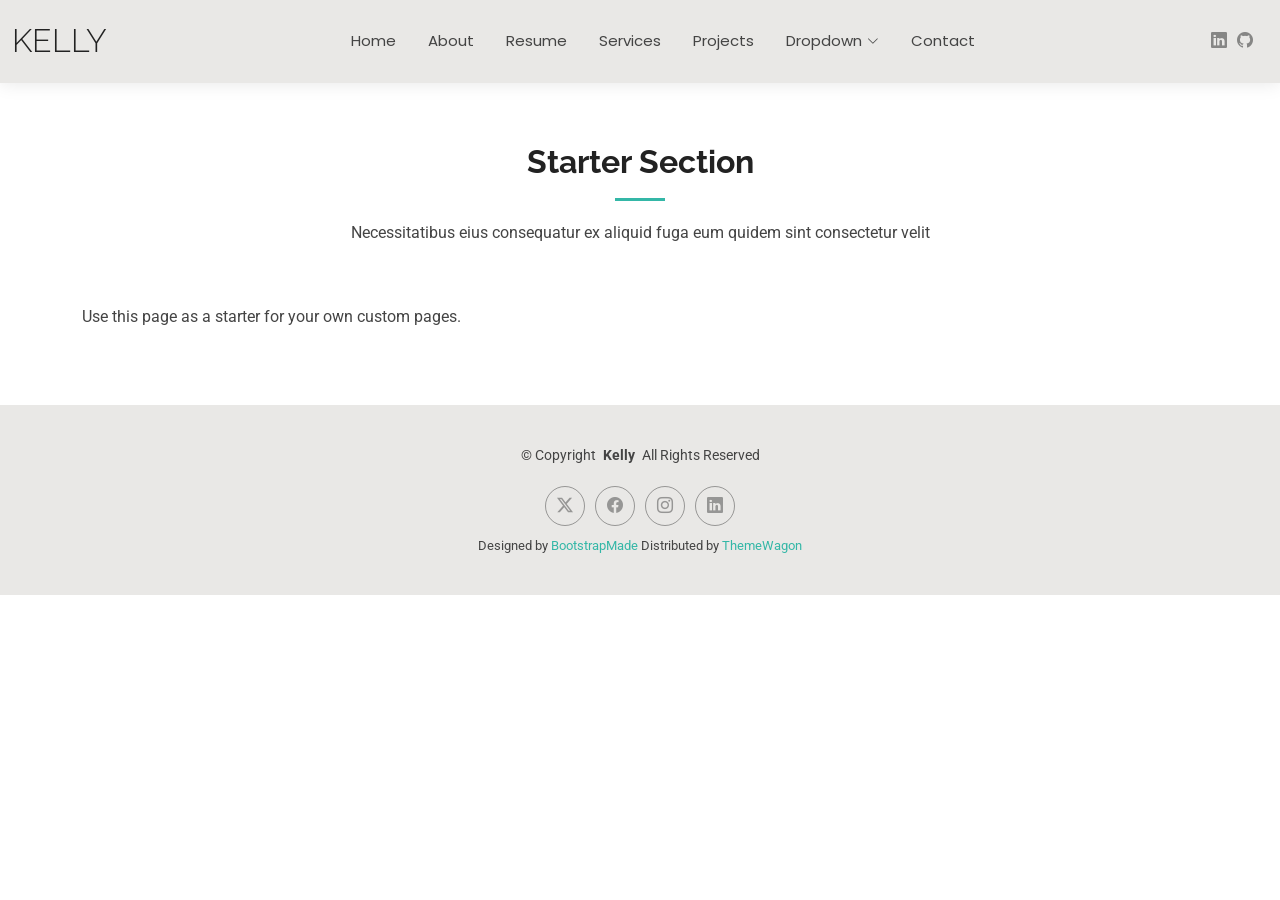
<file: starter-page.html>
<!DOCTYPE html>
<html lang="en">

<head>
  <meta charset="utf-8">
  <meta content="width=device-width, initial-scale=1.0" name="viewport">
  <title>Starter Page - Kelly Bootstrap Template</title>
  <meta name="description" content="">
  <meta name="keywords" content="">

  <!-- Favicons -->
  <!-- <link href="assets/img/favicon.png" rel="icon"> -->
  <link href="assets/img/apple-touch-icon.png" rel="apple-touch-icon">

  <!-- Fonts -->
  <link href="https://fonts.googleapis.com" rel="preconnect">
  <link href="https://fonts.gstatic.com" rel="preconnect" crossorigin>
  <link href="https://fonts.googleapis.com/css2?family=Roboto:ital,wght@0,100;0,300;0,400;0,500;0,700;0,900;1,100;1,300;1,400;1,500;1,700;1,900&family=Poppins:ital,wght@0,100;0,200;0,300;0,400;0,500;0,600;0,700;0,800;0,900;1,100;1,200;1,300;1,400;1,500;1,600;1,700;1,800;1,900&family=Raleway:ital,wght@0,100;0,200;0,300;0,400;0,500;0,600;0,700;0,800;0,900;1,100;1,200;1,300;1,400;1,500;1,600;1,700;1,800;1,900&display=swap" rel="stylesheet">

  <!-- Vendor CSS Files -->
  <link href="assets/vendor/bootstrap/css/bootstrap.min.css" rel="stylesheet">
  <link href="assets/vendor/bootstrap-icons/bootstrap-icons.css" rel="stylesheet">
  <link href="assets/vendor/aos/aos.css" rel="stylesheet">
  <link href="assets/vendor/swiper/swiper-bundle.min.css" rel="stylesheet">
  <link href="assets/vendor/glightbox/css/glightbox.min.css" rel="stylesheet">

  <!-- Main CSS File -->
  <link href="assets/css/main.css" rel="stylesheet">

  <!-- =======================================================
  * Template Name: Kelly
  * Template URL: https://bootstrapmade.com/kelly-free-bootstrap-cv-resume-html-template/
  * Updated: Aug 07 2024 with Bootstrap v5.3.3
  * Author: BootstrapMade.com
  * License: https://bootstrapmade.com/license/
  ======================================================== -->
</head>

<body class="starter-page-page">

  <header id="header" class="header d-flex align-items-center light-background sticky-top">
    <div class="container-fluid position-relative d-flex align-items-center justify-content-between">

      <a href="index.html" class="logo d-flex align-items-center me-auto me-xl-0">
        <!-- Uncomment the line below if you also wish to use an image logo -->
        <!-- <img src="assets/img/logo.png" alt=""> -->
        <h1 class="sitename">Kelly</h1>
      </a>

      <nav id="navmenu" class="navmenu">
        <ul>
          <li><a href="index.html">Home</a></li>
          <li><a href="about.html">About</a></li>
          <li><a href="resume.html">Resume</a></li>
          <li><a href="services.html">Services</a></li>
          <li><a href="project.html">Projects</a></li>
          <li class="dropdown"><a href="#"><span>Dropdown</span> <i class="bi bi-chevron-down toggle-dropdown"></i></a>
            <ul>
              <li><a href="#">Dropdown 1</a></li>
              <li class="dropdown"><a href="#"><span>Deep Dropdown</span> <i class="bi bi-chevron-down toggle-dropdown"></i></a>
                <ul>
                  <li><a href="#">Deep Dropdown 1</a></li>
                  <li><a href="#">Deep Dropdown 2</a></li>
                  <li><a href="#">Deep Dropdown 3</a></li>
                  <li><a href="#">Deep Dropdown 4</a></li>
                  <li><a href="#">Deep Dropdown 5</a></li>
                </ul>
              </li>
              <li><a href="#">Dropdown 2</a></li>
              <li><a href="#">Dropdown 3</a></li>
              <li><a href="#">Dropdown 4</a></li>
            </ul>
          </li>
          <li><a href="contact.html">Contact</a></li>
        </ul>
        <i class="mobile-nav-toggle d-xl-none bi bi-list"></i>
      </nav>

      <div class="header-social-links">
        <a href="https://www.linkedin.com/in/aavani-t/" class="linkedin"><i class="bi bi-linkedin"></i></a>
        <a href="https://github.com/AavaniAnilkumar" class="github"><i class="bi bi-github"></i></a>
      </div>

    </div>
  </header>

  <main class="main">

    <!-- Starter Section Section -->
    <section id="starter-section" class="starter-section section">

      <!-- Section Title -->
      <div class="container section-title" data-aos="fade-up">
        <h2>Starter Section</h2>
        <p>Necessitatibus eius consequatur ex aliquid fuga eum quidem sint consectetur velit</p>
      </div><!-- End Section Title -->

      <div class="container" data-aos="fade-up">
        <p>Use this page as a starter for your own custom pages.</p>
      </div>

    </section><!-- /Starter Section Section -->

  </main>

  <footer id="footer" class="footer light-background">

    <div class="container">
      <div class="copyright text-center ">
        <p>© <span>Copyright</span> <strong class="px-1 sitename">Kelly</strong> <span>All Rights Reserved<br></span></p>
      </div>
      <div class="social-links d-flex justify-content-center">
        <a href=""><i class="bi bi-twitter-x"></i></a>
        <a href=""><i class="bi bi-facebook"></i></a>
        <a href=""><i class="bi bi-instagram"></i></a>
        <a href=""><i class="bi bi-linkedin"></i></a>
      </div>
      <div class="credits">
        <!-- All the links in the footer should remain intact. -->
        <!-- You can delete the links only if you've purchased the pro version. -->
        <!-- Licensing information: https://bootstrapmade.com/license/ -->
        <!-- Purchase the pro version with working PHP/AJAX contact form: [buy-url] -->
        Designed by <a href="https://bootstrapmade.com/">BootstrapMade</a> Distributed by <a href=“https://themewagon.com>ThemeWagon
      </div>
    </div>

  </footer>

  <!-- Scroll Top -->
  <a href="#" id="scroll-top" class="scroll-top d-flex align-items-center justify-content-center"><i class="bi bi-arrow-up-short"></i></a>

  <!-- Preloader -->
  <div id="preloader"></div>

  <!-- Vendor JS Files -->
  <script src="assets/vendor/bootstrap/js/bootstrap.bundle.min.js"></script>
  <script src="assets/vendor/php-email-form/validate.js"></script>
  <script src="assets/vendor/aos/aos.js"></script>
  <script src="assets/vendor/waypoints/noframework.waypoints.js"></script>
  <script src="assets/vendor/purecounter/purecounter_vanilla.js"></script>
  <script src="assets/vendor/swiper/swiper-bundle.min.js"></script>
  <script src="assets/vendor/glightbox/js/glightbox.min.js"></script>
  <script src="assets/vendor/imagesloaded/imagesloaded.pkgd.min.js"></script>
  <script src="assets/vendor/isotope-layout/isotope.pkgd.min.js"></script>

  <!-- Main JS File -->
  <script src="assets/js/main.js"></script>

</body>

</html>
</file>
<file: assets/css/main.css>
/**
* Template Name: Kelly
* Template URL: https://bootstrapmade.com/kelly-free-bootstrap-cv-resume-html-template/
* Updated: Aug 07 2024 with Bootstrap v5.3.3
* Author: BootstrapMade.com
* License: https://bootstrapmade.com/license/
*/

/*--------------------------------------------------------------
# Font & Color Variables
# Help: https://bootstrapmade.com/color-system/
--------------------------------------------------------------*/
/* Fonts */
:root {
  --default-font: "Roboto",  system-ui, -apple-system, "Segoe UI", Roboto, "Helvetica Neue", Arial, "Noto Sans", "Liberation Sans", sans-serif, "Apple Color Emoji", "Segoe UI Emoji", "Segoe UI Symbol", "Noto Color Emoji";
  --heading-font: "Raleway",  sans-serif;
  --nav-font: "Poppins",  sans-serif;
}

/* Global Colors - The following color variables are used throughout the website. Updating them here will change the color scheme of the entire website */
:root { 
  --background-color: #ffffff; /* Background color for the entire website, including individual sections */
  --default-color: #444444; /* Default color used for the majority of the text content across the entire website */
  --heading-color: #222222; /* Color for headings, subheadings and title throughout the website */
  --accent-color: #34b7a7; /* Accent color that represents your brand on the website. It's used for buttons, links, and other elements that need to stand out */
  --surface-color: #ffffff; /* The surface color is used as a background of boxed elements within sections, such as cards, icon boxes, or other elements that require a visual separation from the global background. */
  --contrast-color: #ffffff; /* Contrast color for text, ensuring readability against backgrounds of accent, heading, or default colors. */
}

/* Nav Menu Colors - The following color variables are used specifically for the navigation menu. They are separate from the global colors to allow for more customization options */
:root {
  --nav-color: #444444;  /* The default color of the main navmenu links */
  --nav-hover-color: #34b7a7; /* Applied to main navmenu links when they are hovered over or active */
  --nav-mobile-background-color: #ffffff; /* Used as the background color for mobile navigation menu */
  --nav-dropdown-background-color: #ffffff; /* Used as the background color for dropdown items that appear when hovering over primary navigation items */
  --nav-dropdown-color: #444444; /* Used for navigation links of the dropdown items in the navigation menu. */
  --nav-dropdown-hover-color: #34b7a7; /* Similar to --nav-hover-color, this color is applied to dropdown navigation links when they are hovered over. */
}

/* Color Presets - These classes override global colors when applied to any section or element, providing reuse of the sam color scheme. */

.light-background {
  --background-color: #e9e8e6;
  --surface-color: #ffffff;
}

.dark-background {
  --background-color: #060606;
  --default-color: #ffffff;
  --heading-color: #ffffff;
  --surface-color: #252525;
  --contrast-color: #ffffff;
}

/* Smooth scroll */
:root {
  scroll-behavior: smooth;
}

/*--------------------------------------------------------------
# General Styling & Shared Classes
--------------------------------------------------------------*/
body {
  color: var(--default-color);
  background-color: var(--background-color);
  font-family: var(--default-font);
}

a {
  color: var(--accent-color);
  text-decoration: none;
  transition: 0.3s;
}

a:hover {
  color: color-mix(in srgb, var(--accent-color), transparent 25%);
  text-decoration: none;
}

h1,
h2,
h3,
h4,
h5,
h6 {
  color: var(--heading-color);
  font-family: var(--heading-font);
}

/* PHP Email Form Messages
------------------------------*/
.php-email-form .error-message {
  display: none;
  background: #df1529;
  color: #ffffff;
  text-align: left;
  padding: 15px;
  margin-bottom: 24px;
  font-weight: 600;
}

.php-email-form .sent-message {
  display: none;
  color: #ffffff;
  background: #059652;
  text-align: center;
  padding: 15px;
  margin-bottom: 24px;
  font-weight: 600;
}

.php-email-form .loading {
  display: none;
  background: var(--surface-color);
  text-align: center;
  padding: 15px;
  margin-bottom: 24px;
}

.php-email-form .loading:before {
  content: "";
  display: inline-block;
  border-radius: 50%;
  width: 24px;
  height: 24px;
  margin: 0 10px -6px 0;
  border: 3px solid var(--accent-color);
  border-top-color: var(--surface-color);
  animation: php-email-form-loading 1s linear infinite;
}

@keyframes php-email-form-loading {
  0% {
    transform: rotate(0deg);
  }

  100% {
    transform: rotate(360deg);
  }
}

/*--------------------------------------------------------------
# Global Header
--------------------------------------------------------------*/
.header {
  color: var(--default-color);
  background-color: var(--background-color);
  padding: 15px 0;
  transition: all 0.5s;
  z-index: 997;
  box-shadow: 0px 0 18px rgba(0, 0, 0, 0.1);
}

.header .logo {
  line-height: 1;
}

.header .logo img {
  max-height: 36px;
  margin-right: 8px;
}

.header .logo h1 {
  font-size: 32px;
  margin: 0;
  font-weight: 300;
  text-transform: uppercase;
  color: var(--heading-color);
}

.header .header-social-links {
  padding-right: 15px;
}

.header .header-social-links a {
  color: color-mix(in srgb, var(--default-color), transparent 40%);
  padding-left: 6px;
  display: inline-block;
  transition: 0.3s;
  font-size: 16px;
}

.header .header-social-links a:hover {
  color: var(--accent-color);
}

.header .header-social-links a i {
  line-height: 0px;
}

@media (max-width: 1200px) {
  .header .logo {
    order: 1;
  }

  .header .header-social-links {
    order: 2;
  }

  .header .navmenu {
    order: 3;
  }
}

/*--------------------------------------------------------------
# Navigation Menu
--------------------------------------------------------------*/
/* Desktop Navigation */
@media (min-width: 1200px) {
  .navmenu {
    padding: 0;
  }

  .navmenu ul {
    margin: 0;
    padding: 0;
    display: flex;
    list-style: none;
    align-items: center;
  }

  .navmenu li {
    position: relative;
  }

  .navmenu>ul>li {
    white-space: nowrap;
    padding: 15px 14px;
  }

  .navmenu>ul>li:last-child {
    padding-right: 0;
  }

  .navmenu a,
  .navmenu a:focus {
    color: var(--nav-color);
    font-size: 15px;
    padding: 0 2px;
    font-family: var(--nav-font);
    font-weight: 400;
    display: flex;
    align-items: center;
    justify-content: space-between;
    white-space: nowrap;
    transition: 0.3s;
    position: relative;
  }

  .navmenu a i,
  .navmenu a:focus i {
    font-size: 12px;
    line-height: 0;
    margin-left: 5px;
    transition: 0.3s;
  }

  .navmenu>ul>li>a:before {
    content: "";
    position: absolute;
    height: 2px;
    bottom: -6px;
    left: 0;
    background-color: var(--nav-hover-color);
    visibility: hidden;
    width: 0px;
    transition: all 0.3s ease-in-out 0s;
  }

  .navmenu a:hover:before,
  .navmenu li:hover>a:before,
  .navmenu .active:before {
    visibility: visible;
    width: 25px;
  }

  .navmenu li:hover>a,
  .navmenu .active,
  .navmenu .active:focus {
    color: var(--nav-hover-color);
  }

  .navmenu .dropdown ul {
    margin: 0;
    padding: 10px 0;
    background: var(--nav-dropdown-background-color);
    display: block;
    position: absolute;
    visibility: hidden;
    left: 14px;
    top: 130%;
    opacity: 0;
    transition: 0.3s;
    border-radius: 4px;
    z-index: 99;
    box-shadow: 0px 0px 30px rgba(0, 0, 0, 0.1);
  }

  .navmenu .dropdown ul li {
    min-width: 200px;
  }

  .navmenu .dropdown ul a {
    padding: 10px 20px;
    font-size: 15px;
    text-transform: none;
    color: var(--nav-dropdown-color);
  }

  .navmenu .dropdown ul a i {
    font-size: 12px;
  }

  .navmenu .dropdown ul a:hover,
  .navmenu .dropdown ul .active:hover,
  .navmenu .dropdown ul li:hover>a {
    color: var(--nav-dropdown-hover-color);
  }

  .navmenu .dropdown:hover>ul {
    opacity: 1;
    top: 100%;
    visibility: visible;
  }

  .navmenu .dropdown .dropdown ul {
    top: 0;
    left: -90%;
    visibility: hidden;
  }

  .navmenu .dropdown .dropdown:hover>ul {
    opacity: 1;
    top: 0;
    left: -100%;
    visibility: visible;
  }
}

/* Mobile Navigation */
@media (max-width: 1199px) {
  .mobile-nav-toggle {
    color: var(--nav-color);
    font-size: 28px;
    line-height: 0;
    margin-right: 10px;
    cursor: pointer;
    transition: color 0.3s;
  }

  .navmenu {
    padding: 0;
    z-index: 9997;
  }

  .navmenu ul {
    display: none;
    list-style: none;
    position: absolute;
    inset: 60px 20px 20px 20px;
    padding: 10px 0;
    margin: 0;
    border-radius: 6px;
    background-color: var(--nav-mobile-background-color);
    border: 1px solid color-mix(in srgb, var(--default-color), transparent 90%);
    box-shadow: none;
    overflow-y: auto;
    transition: 0.3s;
    z-index: 9998;
  }

  .navmenu a,
  .navmenu a:focus {
    color: var(--nav-dropdown-color);
    padding: 10px 20px;
    font-family: var(--nav-font);
    font-size: 17px;
    font-weight: 500;
    display: flex;
    align-items: center;
    justify-content: space-between;
    white-space: nowrap;
    transition: 0.3s;
  }

  .navmenu a i,
  .navmenu a:focus i {
    font-size: 12px;
    line-height: 0;
    margin-left: 5px;
    width: 30px;
    height: 30px;
    display: flex;
    align-items: center;
    justify-content: center;
    border-radius: 50%;
    transition: 0.3s;
    background-color: color-mix(in srgb, var(--accent-color), transparent 90%);
  }

  .navmenu a i:hover,
  .navmenu a:focus i:hover {
    background-color: var(--accent-color);
    color: var(--contrast-color);
  }

  .navmenu a:hover,
  .navmenu .active,
  .navmenu .active:focus {
    color: var(--nav-dropdown-hover-color);
  }

  .navmenu .active i,
  .navmenu .active:focus i {
    background-color: var(--accent-color);
    color: var(--contrast-color);
    transform: rotate(180deg);
  }

  .navmenu .dropdown ul {
    position: static;
    display: none;
    z-index: 99;
    padding: 10px 0;
    margin: 10px 20px;
    background-color: var(--nav-dropdown-background-color);
    transition: all 0.5s ease-in-out;
  }

  .navmenu .dropdown ul ul {
    background-color: rgba(33, 37, 41, 0.1);
  }

  .navmenu .dropdown>.dropdown-active {
    display: block;
    background-color: rgba(33, 37, 41, 0.03);
  }

  .mobile-nav-active {
    overflow: hidden;
  }

  .mobile-nav-active .mobile-nav-toggle {
    color: #fff;
    position: absolute;
    font-size: 32px;
    top: 15px;
    right: 15px;
    margin-right: 0;
    z-index: 9999;
  }

  .mobile-nav-active .navmenu {
    position: fixed;
    overflow: hidden;
    inset: 0;
    background: rgba(33, 37, 41, 0.8);
    transition: 0.3s;
  }

  .mobile-nav-active .navmenu>ul {
    display: block;
  }
}

/*--------------------------------------------------------------
# Global Footer
--------------------------------------------------------------*/
.footer {
  color: var(--default-color);
  background-color: var(--background-color);
  font-size: 14px;
  padding: 40px 0;
  position: relative;
}

.footer .copyright p {
  margin-bottom: 0;
}

.footer .social-links {
  margin-top: 20px;
}

.footer .social-links a {
  display: flex;
  align-items: center;
  justify-content: center;
  width: 40px;
  height: 40px;
  border-radius: 50%;
  border: 1px solid color-mix(in srgb, var(--default-color), transparent 50%);
  font-size: 16px;
  color: color-mix(in srgb, var(--default-color), transparent 50%);
  margin: 0 5px;
  transition: 0.3s;
}

.footer .social-links a:hover {
  color: var(--accent-color);
  border-color: var(--accent-color);
}

.footer .credits {
  margin-top: 10px;
  font-size: 13px;
  text-align: center;
}

/*--------------------------------------------------------------
# Preloader
--------------------------------------------------------------*/
#preloader {
  position: fixed;
  inset: 0;
  z-index: 9999;
  overflow: hidden;
  background-color: var(--background-color);
  transition: all 0.6s ease-out;
  width: 100%;
  height: 100vh;
}

#preloader:before,
#preloader:after {
  content: "";
  position: absolute;
  border: 4px solid var(--accent-color);
  border-radius: 50%;
  animation: animate-preloader 2s cubic-bezier(0, 0.2, 0.8, 1) infinite;
}

#preloader:after {
  animation-delay: -0.5s;
}

@keyframes animate-preloader {
  0% {
    width: 10px;
    height: 10px;
    top: calc(50% - 5px);
    left: calc(50% - 5px);
    opacity: 1;
  }

  100% {
    width: 72px;
    height: 72px;
    top: calc(50% - 36px);
    left: calc(50% - 36px);
    opacity: 0;
  }
}

/*--------------------------------------------------------------
# Scroll Top Button
--------------------------------------------------------------*/
.scroll-top {
  position: fixed;
  visibility: hidden;
  opacity: 0;
  right: 15px;
  bottom: -15px;
  z-index: 99999;
  background-color: var(--accent-color);
  width: 44px;
  height: 44px;
  border-radius: 50px;
  transition: all 0.4s;
}

.scroll-top i {
  font-size: 24px;
  color: var(--contrast-color);
  line-height: 0;
}

.scroll-top:hover {
  background-color: color-mix(in srgb, var(--accent-color), transparent 20%);
  color: var(--contrast-color);
}

.scroll-top.active {
  visibility: visible;
  opacity: 1;
  bottom: 15px;
}

/*--------------------------------------------------------------
# Disable aos animation delay on mobile devices
--------------------------------------------------------------*/
@media screen and (max-width: 768px) {
  [data-aos-delay] {
    transition-delay: 0 !important;
  }
}

/*--------------------------------------------------------------
# Global Page Titles & Breadcrumbs
--------------------------------------------------------------*/
.page-title {
  color: var(--default-color);
  background-color: var(--background-color);
  padding: 25px 0;
  position: relative;
  border-bottom: 1px solid color-mix(in srgb, var(--default-color), transparent 85%);
}

.page-title h1 {
  font-size: 24px;
  font-weight: 400;
}

.page-title .breadcrumbs ol {
  display: flex;
  flex-wrap: wrap;
  list-style: none;
  padding: 0;
  margin: 0;
  font-size: 14px;
  font-weight: 400;
}

.page-title .breadcrumbs ol li+li {
  padding-left: 10px;
}

.page-title .breadcrumbs ol li+li::before {
  content: "/";
  display: inline-block;
  padding-right: 10px;
  color: color-mix(in srgb, var(--default-color), transparent 70%);
}

/*--------------------------------------------------------------
# Global Sections
--------------------------------------------------------------*/
section,
.section {
  color: var(--default-color);
  background-color: var(--background-color);
  padding: 60px 0;
  scroll-margin-top: 100px;
  overflow: clip;
}

@media (max-width: 1199px) {

  section,
  .section {
    scroll-margin-top: 66px;
  }
}

/*--------------------------------------------------------------
# Global Section Titles
--------------------------------------------------------------*/
.section-title {
  text-align: center;
  padding-bottom: 60px;
  position: relative;
}

.section-title h2 {
  font-size: 32px;
  font-weight: 700;
  margin-bottom: 20px;
  padding-bottom: 20px;
  position: relative;
}

.section-title h2:after {
  content: "";
  position: absolute;
  display: block;
  width: 50px;
  height: 3px;
  background: var(--accent-color);
  left: 0;
  right: 0;
  bottom: 0;
  margin: auto;
}

.section-title p {
  margin-bottom: 0;
}

/*--------------------------------------------------------------
# Hero Section
--------------------------------------------------------------*/

.hero{
    min-height:calc(100vh - 82px);
    display:flex;
    align-items:center;
    background:#fff;
    overflow:hidden;
}

.hero-content{
    text-align:left;
}

.hero-content h2{
    font-size:64px;
    font-weight:700;
    margin-bottom:20px;
}

.hero-content p{
    font-size:24px;
    line-height:1.6;
    margin-bottom:35px;
}

.hero-image{
    display:flex;
    justify-content:flex-end;
    align-items:flex-end;
}

.hero-image img{
    width:100%;
    max-width:620px;
    height:auto;
}

.hero .btn-get-started{
    display:inline-block;
    padding:14px 36px;
    border-radius:50px;
    background:var(--accent-color);
    color:#fff;
    text-decoration:none;
    font-weight:600;
    transition:.3s;
}

.hero .btn-get-started:hover{
    background:color-mix(in srgb,var(--accent-color) 90%,white 20%);
}

/* Tablet */

@media(max-width:992px){

.hero{
    padding:70px 0;
}

.hero-content{
    text-align:left;
}

.hero-content h2{
    font-size:46px;
}

.hero-content p{
    font-size:20px;
}

.hero-image img{
    max-width:450px;
}

}

/* Mobile */

@media(max-width:768px){

.hero{
    padding:40px 0;
}

.hero .row{
    align-items:center;
}

.hero-content{
    text-align:left;
    margin-top:20px;
}

.hero-content h2{
    font-size:34px;
}

.hero-content p{
    font-size:17px;
    line-height:1.5;
}

.hero-image{
    justify-content:center;
}

.hero-image img{
    max-width:320px;
    width:100%;
}

.hero .btn-get-started{
    padding:12px 26px;
}

}
/*--------------------------------------------------------------
# About Section
--------------------------------------------------------------*/
.about .content h2 {
  font-weight: 700;
  font-size: 24px;
}

.about .content ul {
  list-style: none;
  padding: 0;
}

.about .content ul li {
  margin-bottom: 20px;
  display: flex;
  align-items: center;
}

.about .content ul strong {
  margin-right: 10px;
}

.about .content ul i {
  font-size: 16px;
  margin-right: 5px;
  color: var(--accent-color);
  line-height: 0;
}

/*--------------------------------------------------------------
# Skills Section
--------------------------------------------------------------*/
.skills .progress {
  height: 60px;
  display: block;
  background: none;
  border-radius: 0;
}

.skills .progress .skill {
  color: var(--heading-color);
  padding: 0;
  margin: 0 0 6px 0;
  text-transform: uppercase;
  display: block;
  font-weight: 600;
  font-family: var(--heading-font);
}

.skills .progress .skill .val {
  float: right;
  font-style: normal;
}

.skills .progress-bar-wrap {
  background: color-mix(in srgb, var(--default-color), transparent 90%);
  height: 10px;
}

.skills .progress-bar {
  width: 1px;
  height: 10px;
  transition: 0.9s;
  background-color: var(--accent-color);
}

/*--------------------------------------------------------------
# Stats Section
--------------------------------------------------------------*/
.stats .stats-item {
  padding: 30px;
  width: 100%;
}

.stats .stats-item span {
  color: var(--heading-color);
  font-size: 48px;
  display: block;
  font-weight: 700;
  margin-bottom: 20px;
  padding-bottom: 20px;
  position: relative;
}

.stats .stats-item span:after {
  content: "";
  position: absolute;
  display: block;
  width: 25px;
  height: 3px;
  background: var(--accent-color);
  left: 0;
  right: 0;
  bottom: 0;
  margin: auto;
}

.stats .stats-item p {
  color: color-mix(in srgb, var(--default-color), transparent 40%);
  padding: 0;
  margin: 0;
  font-family: var(--heading-font);
  font-weight: 500;
}

/*--------------------------------------------------------------
# Testimonials Section
--------------------------------------------------------------*/
.testimonials .section-header {
  margin-bottom: 40px;
}

.testimonials .testimonials-carousel,
.testimonials .testimonials-slider {
  overflow: hidden;
}

.testimonials .testimonial-item {
  text-align: center;
}

.testimonials .testimonial-item .testimonial-img {
  width: 120px;
  border-radius: 50%;
  border: 4px solid var(--background-color);
  margin: 0 auto;
}

.testimonials .testimonial-item h3 {
  font-size: 20px;
  font-weight: bold;
  margin: 10px 0 5px 0;
}

.testimonials .testimonial-item h4 {
  font-size: 14px;
  color: color-mix(in srgb, var(--default-color), transparent 40%);
  margin: 0 0 15px 0;
}

.testimonials .testimonial-item .stars {
  margin-bottom: 15px;
}

.testimonials .testimonial-item .stars i {
  color: #ffc107;
  margin: 0 1px;
}

.testimonials .testimonial-item .quote-icon-left,
.testimonials .testimonial-item .quote-icon-right {
  color: color-mix(in srgb, var(--accent-color), transparent 50%);
  font-size: 26px;
  line-height: 0;
}

.testimonials .testimonial-item .quote-icon-left {
  display: inline-block;
  left: -5px;
  position: relative;
}

.testimonials .testimonial-item .quote-icon-right {
  display: inline-block;
  right: -5px;
  position: relative;
  top: 10px;
  transform: scale(-1, -1);
}

.testimonials .testimonial-item p {
  font-style: italic;
  margin: 0 auto 15px auto;
}

.testimonials .swiper-wrapper {
  height: auto;
}

.testimonials .swiper-pagination {
  margin-top: 20px;
  position: relative;
}

.testimonials .swiper-pagination .swiper-pagination-bullet {
  width: 12px;
  height: 12px;
  opacity: 1;
  background-color: color-mix(in srgb, var(--default-color), transparent 85%);
}

.testimonials .swiper-pagination .swiper-pagination-bullet-active {
  background-color: var(--accent-color);
}

@media (min-width: 992px) {
  .testimonials .testimonial-item p {
    width: 80%;
  }
}

/*--------------------------------------------------------------
# Resume Section
--------------------------------------------------------------*/
.resume .resume-title {
  color: var(--heading-color);
  font-size: 26px;
  font-weight: 700;
  margin-top: 20px;
  margin-bottom: 20px;
}

.resume .resume-item {
  padding: 0 0 20px 20px;
  margin-top: -2px;
  border-left: 2px solid var(--accent-color);
  position: relative;
}

.resume .resume-item h4 {
  line-height: 18px;
  font-size: 18px;
  font-weight: 600;
  text-transform: uppercase;
  color: color-mix(in srgb, var(--default-color), transparent 20%);
  margin-bottom: 10px;
}

.resume .resume-item h5 {
  font-size: 16px;
  padding: 5px 15px;
  display: inline-block;
  font-weight: 600;
  margin-bottom: 10px;
}

.resume .resume-item ul {
  padding-left: 20px;
}

.resume .resume-item ul li {
  padding-bottom: 10px;
}

.resume .resume-item:last-child {
  padding-bottom: 0;
}

.resume .resume-item::before {
  content: "";
  position: absolute;
  width: 16px;
  height: 16px;
  border-radius: 50px;
  left: -9px;
  top: 0;
  background: var(--background-color);
  border: 2px solid var(--accent-color);
}

/*--------------------------------------------------------------
# Services Section
--------------------------------------------------------------*/
.services .service-item {
  background-color: var(--surface-color);
  box-shadow: 0px 5px 90px 0px rgba(0, 0, 0, 0.1);
  height: 100%;
  padding: 60px 30px;
  text-align: center;
  transition: 0.3s;
  border-radius: 5px;
}

.services .service-item .icon {
  margin: 0 auto;
  width: 100px;
  height: 100px;
  display: flex;
  align-items: center;
  justify-content: center;
  transition: ease-in-out 0.3s;
  position: relative;
}

.services .service-item .icon i {
  font-size: 36px;
  transition: 0.5s;
  position: relative;
}

.services .service-item .icon svg {
  position: absolute;
  top: 0;
  left: 0;
}

.services .service-item .icon svg path {
  transition: 0.5s;
  fill: color-mix(in srgb, var(--default-color), transparent 95%);
}

.services .service-item h3 {
  font-weight: 700;
  margin: 10px 0 15px 0;
  font-size: 22px;
}

.services .service-item p {
  line-height: 24px;
  font-size: 14px;
  margin-bottom: 0;
}

.services .service-item:hover {
  box-shadow: 0px 5px 35px 0px rgba(0, 0, 0, 0.1);
}

.services .service-item.item-cyan i {
  color: #0dcaf0;
}

.services .service-item.item-cyan:hover .icon i {
  color: #fff;
}

.services .service-item.item-cyan:hover .icon path {
  fill: #0dcaf0;
}

.services .service-item.item-orange i {
  color: #fd7e14;
}

.services .service-item.item-orange:hover .icon i {
  color: #fff;
}

.services .service-item.item-orange:hover .icon path {
  fill: #fd7e14;
}

.services .service-item.item-teal i {
  color: #20c997;
}

.services .service-item.item-teal:hover .icon i {
  color: #fff;
}

.services .service-item.item-teal:hover .icon path {
  fill: #20c997;
}

.services .service-item.item-red i {
  color: #df1529;
}

.services .service-item.item-red:hover .icon i {
  color: #fff;
}

.services .service-item.item-red:hover .icon path {
  fill: #df1529;
}

.services .service-item.item-indigo i {
  color: #6610f2;
}

.services .service-item.item-indigo:hover .icon i {
  color: #fff;
}

.services .service-item.item-indigo:hover .icon path {
  fill: #6610f2;
}

.services .service-item.item-pink i {
  color: #f3268c;
}

.services .service-item.item-pink:hover .icon i {
  color: #fff;
}

.services .service-item.item-pink:hover .icon path {
  fill: #f3268c;
}



.service-image {
  width: 200px;
  height: 120px;
  object-fit: cover;
  border-radius: 50%;
  display: block;
  margin: 0 auto 20px;
}

/*--------------------------------------------------------------
# Portfolio Section
--------------------------------------------------------------*/
.portfolio .portfolio-filters {
  padding: 0;
  margin: 0 auto 20px auto;
  list-style: none;
  text-align: center;
}

.portfolio .portfolio-filters li {
  cursor: pointer;
  display: inline-block;
  padding: 8px 20px 10px 20px;
  margin: 0;
  font-size: 15px;
  font-weight: 500;
  line-height: 1;
  margin-bottom: 5px;
  border-radius: 50px;
  transition: all 0.3s ease-in-out;
  font-family: var(--heading-font);
}

.portfolio .portfolio-filters li:hover,
.portfolio .portfolio-filters li.filter-active {
  color: var(--contrast-color);
  background-color: var(--accent-color);
}

.portfolio .portfolio-filters li:first-child {
  margin-left: 0;
}

.portfolio .portfolio-filters li:last-child {
  margin-right: 0;
}

@media (max-width: 575px) {
  .portfolio .portfolio-filters li {
    font-size: 14px;
    margin: 0 0 10px 0;
  }
}

.portfolio .portfolio-item {
  position: relative;
  overflow: hidden;
}

.portfolio .portfolio-item .portfolio-info {
  opacity: 0;
  position: absolute;
  left: 12px;
  right: 12px;
  bottom: -100%;
  z-index: 3;
  transition: all ease-in-out 0.5s;
  background: color-mix(in srgb, var(--surface-color), transparent 10%);
  padding: 15px;
}

.portfolio .portfolio-item .portfolio-info h4 {
  font-size: 18px;
  font-weight: 600;
  padding-right: 50px;
}

.portfolio .portfolio-item .portfolio-info p {
  color: color-mix(in srgb, var(--default-color), transparent 30%);
  font-size: 14px;
  margin-bottom: 0;
  padding-right: 50px;
}

.portfolio .portfolio-item .portfolio-info .preview-link,
.portfolio .portfolio-item .portfolio-info .details-link {
  position: absolute;
  right: 50px;
  font-size: 24px;
  top: calc(50% - 14px);
  color: color-mix(in srgb, var(--default-color), transparent 30%);
  transition: 0.3s;
  line-height: 0;
}

.portfolio .portfolio-item .portfolio-info .preview-link:hover,
.portfolio .portfolio-item .portfolio-info .details-link:hover {
  color: var(--accent-color);
}

.portfolio .portfolio-item .portfolio-info .details-link {
  right: 14px;
  font-size: 28px;
}

.portfolio .portfolio-item:hover .portfolio-info {
  opacity: 1;
  bottom: 0;
}

/*--------------------------------------------------------------
# Portfolio Details Section
--------------------------------------------------------------*/
.portfolio-details .portfolio-details-slider img {
  width: 100%;
}

.portfolio-details .portfolio-details-slider .swiper-pagination {
  margin-top: 20px;
  position: relative;
}

.portfolio-details .portfolio-details-slider .swiper-pagination .swiper-pagination-bullet {
  width: 12px;
  height: 12px;
  background-color: color-mix(in srgb, var(--default-color), transparent 85%);
  opacity: 1;
}

.portfolio-details .portfolio-details-slider .swiper-pagination .swiper-pagination-bullet-active {
  background-color: var(--accent-color);
}

.portfolio-details .portfolio-info {
  background-color: var(--surface-color);
  padding: 30px;
  box-shadow: 0px 0 30px rgba(0, 0, 0, 0.1);
}

.portfolio-details .portfolio-info h3 {
  font-size: 22px;
  font-weight: 700;
  margin-bottom: 20px;
  padding-bottom: 20px;
  border-bottom: 1px solid color-mix(in srgb, var(--default-color), transparent 85%);
}

.portfolio-details .portfolio-info ul {
  list-style: none;
  padding: 0;
  font-size: 15px;
}

.portfolio-details .portfolio-info ul li+li {
  margin-top: 10px;
}

.portfolio-details .portfolio-description {
  padding-top: 30px;
}

.portfolio-details .portfolio-description h2 {
  font-size: 26px;
  font-weight: 700;
  margin-bottom: 20px;
}

.portfolio-details .portfolio-description p {
  padding: 0;
  color: color-mix(in srgb, var(--default-color), transparent 30%);
}

/*--------------------------------------------------------------
# Contact Section
--------------------------------------------------------------*/
.contact .info-wrap {
  background-color: var(--surface-color);
  box-shadow: 0px 0px 20px rgba(0, 0, 0, 0.1);
  padding: 30px;
}

@media (max-width: 575px) {
  .contact .info-wrap {
    padding: 20px;
  }
}

.contact .info-item {
  margin-bottom: 40px;
}

.contact .info-item i {
  font-size: 20px;
  color: var(--accent-color);
  background: color-mix(in srgb, var(--accent-color), transparent 92%);
  width: 44px;
  height: 44px;
  display: flex;
  justify-content: center;
  align-items: center;
  border-radius: 50px;
  transition: all 0.3s ease-in-out;
  margin-right: 15px;
}

.contact .info-item h3 {
  padding: 0;
  font-size: 18px;
  font-weight: 700;
  margin-bottom: 5px;
}

.contact .info-item p {
  padding: 0;
  margin-bottom: 0;
  font-size: 14px;
}

.contact .info-item:hover i {
  background: var(--accent-color);
  color: var(--contrast-color);
}

.contact .php-email-form {
  background-color: var(--surface-color);
  height: 100%;
  padding: 30px;
  box-shadow: 0px 0px 20px rgba(0, 0, 0, 0.1);
}

@media (max-width: 575px) {
  .contact .php-email-form {
    padding: 20px;
  }
}

.contact .php-email-form input[type=text],
.contact .php-email-form input[type=email],
.contact .php-email-form textarea {
  font-size: 14px;
  padding: 10px 15px;
  box-shadow: none;
  border-radius: 0;
  color: var(--default-color);
  background-color: var(--surface-color);
  border-color: color-mix(in srgb, var(--default-color), transparent 80%);
}

.contact .php-email-form input[type=text]:focus,
.contact .php-email-form input[type=email]:focus,
.contact .php-email-form textarea:focus {
  border-color: var(--accent-color);
}

.contact .php-email-form input[type=text]::placeholder,
.contact .php-email-form input[type=email]::placeholder,
.contact .php-email-form textarea::placeholder {
  color: color-mix(in srgb, var(--default-color), transparent 70%);
}

.contact .php-email-form button[type=submit] {
  color: var(--contrast-color);
  background: var(--accent-color);
  border: 0;
  padding: 10px 30px;
  transition: 0.4s;
  border-radius: 50px;
}

.contact .php-email-form button[type=submit]:hover {
  background: color-mix(in srgb, var(--accent-color), transparent 25%);
}

/*--------------------------------------------------------------
# Starter Section Section
--------------------------------------------------------------*/
.starter-section {
  /* Add your styles here */
}
</file>
